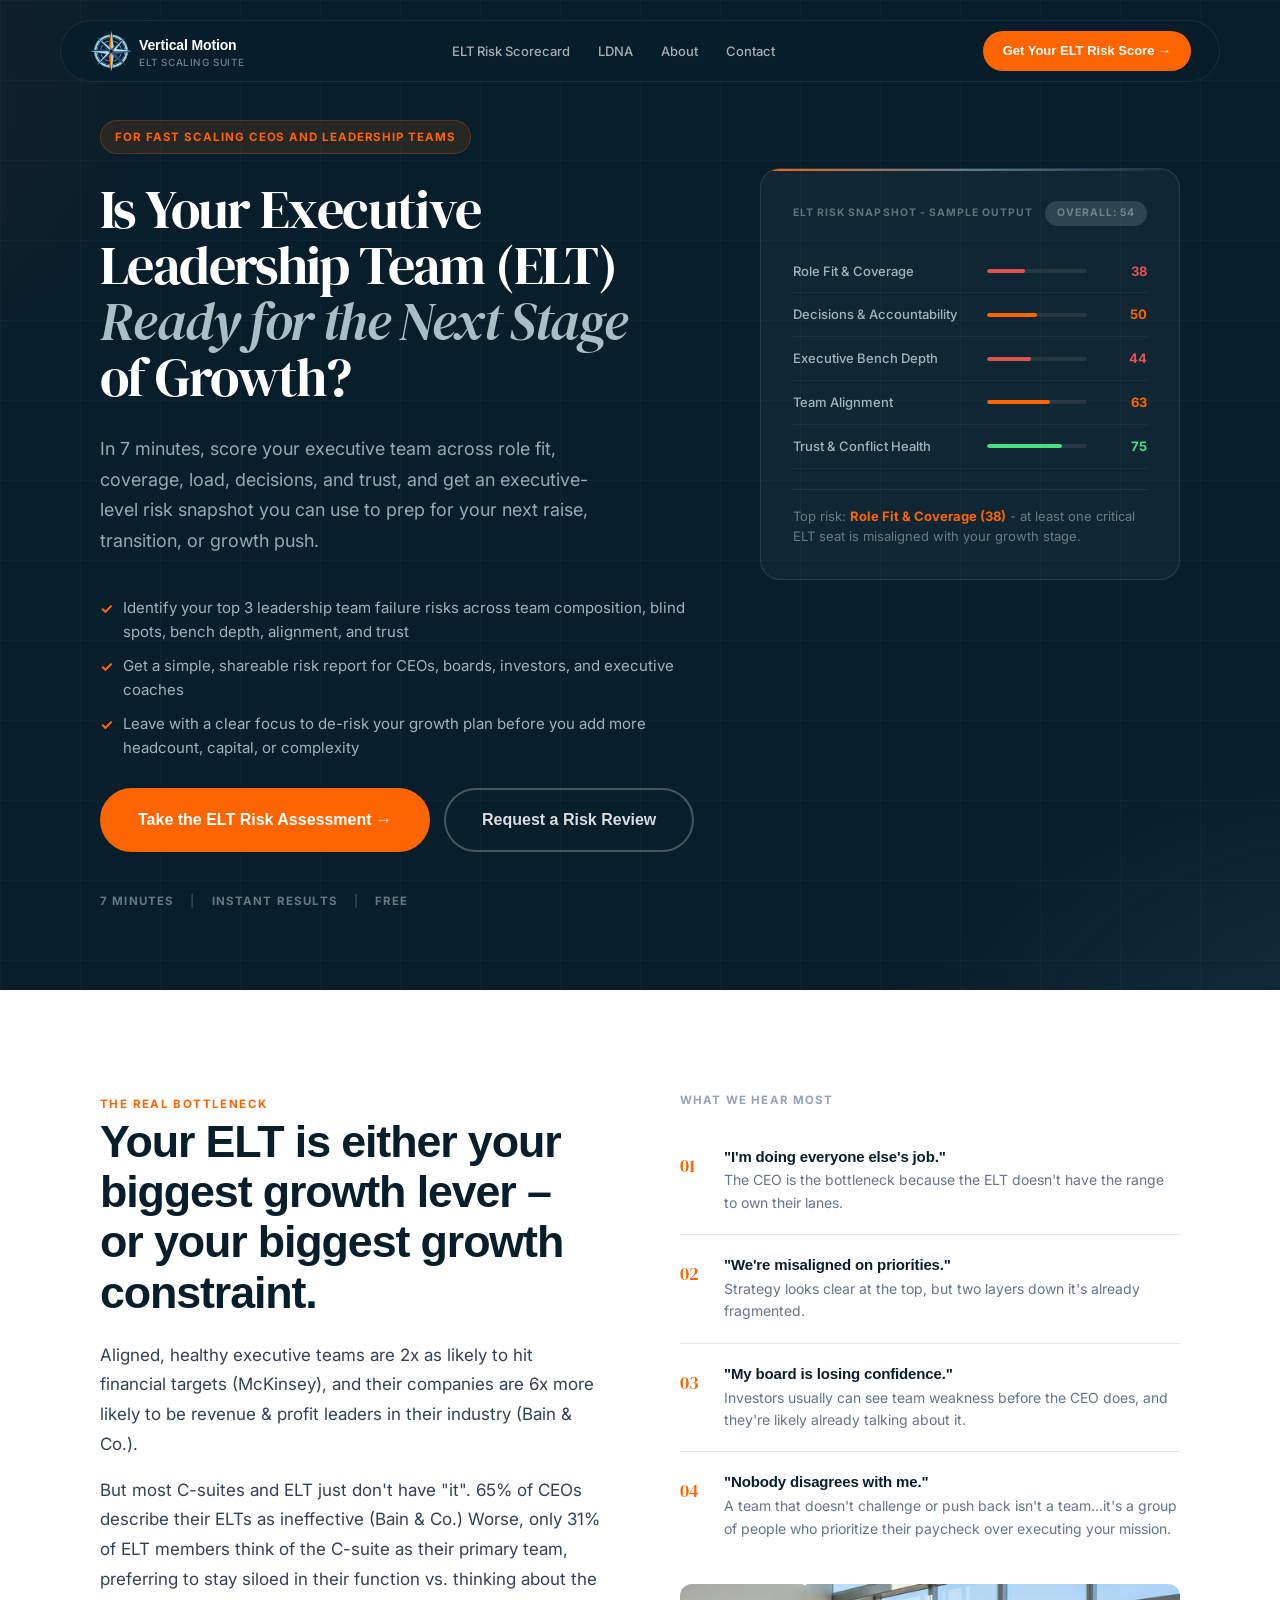
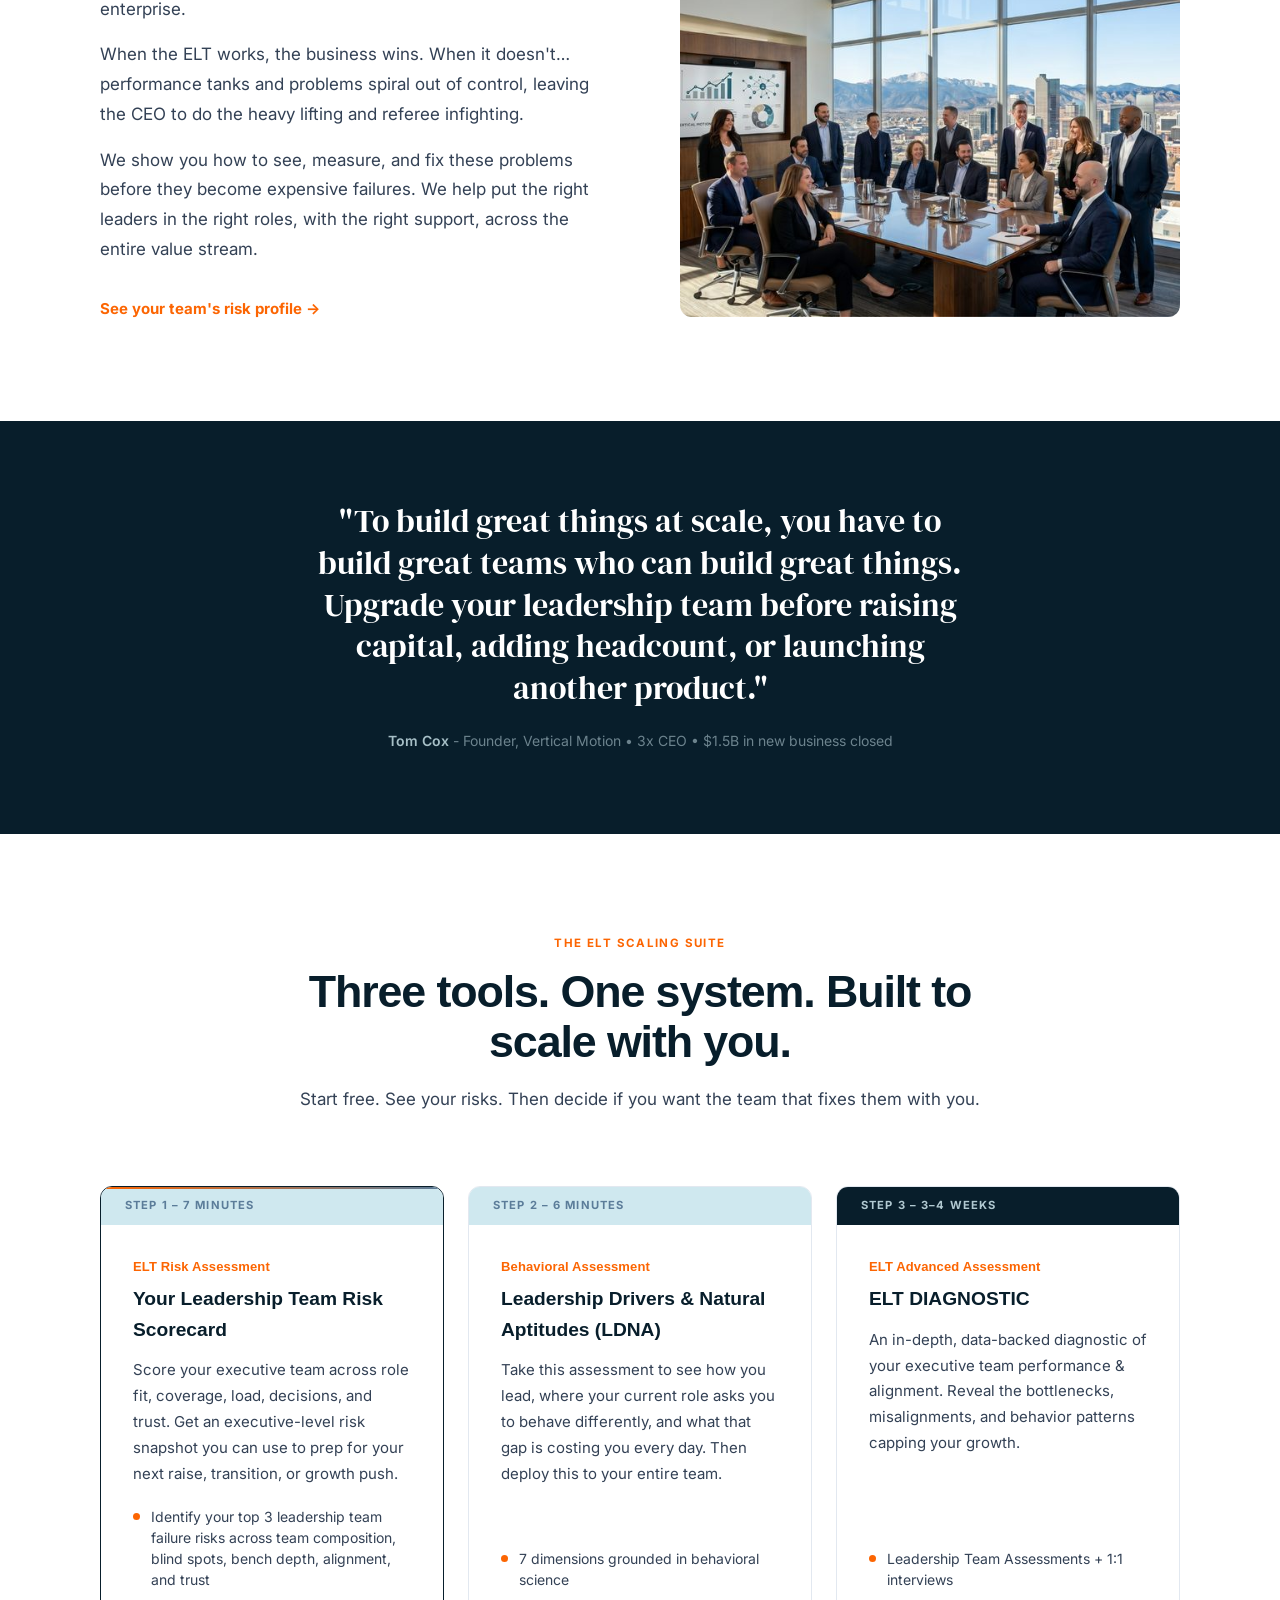
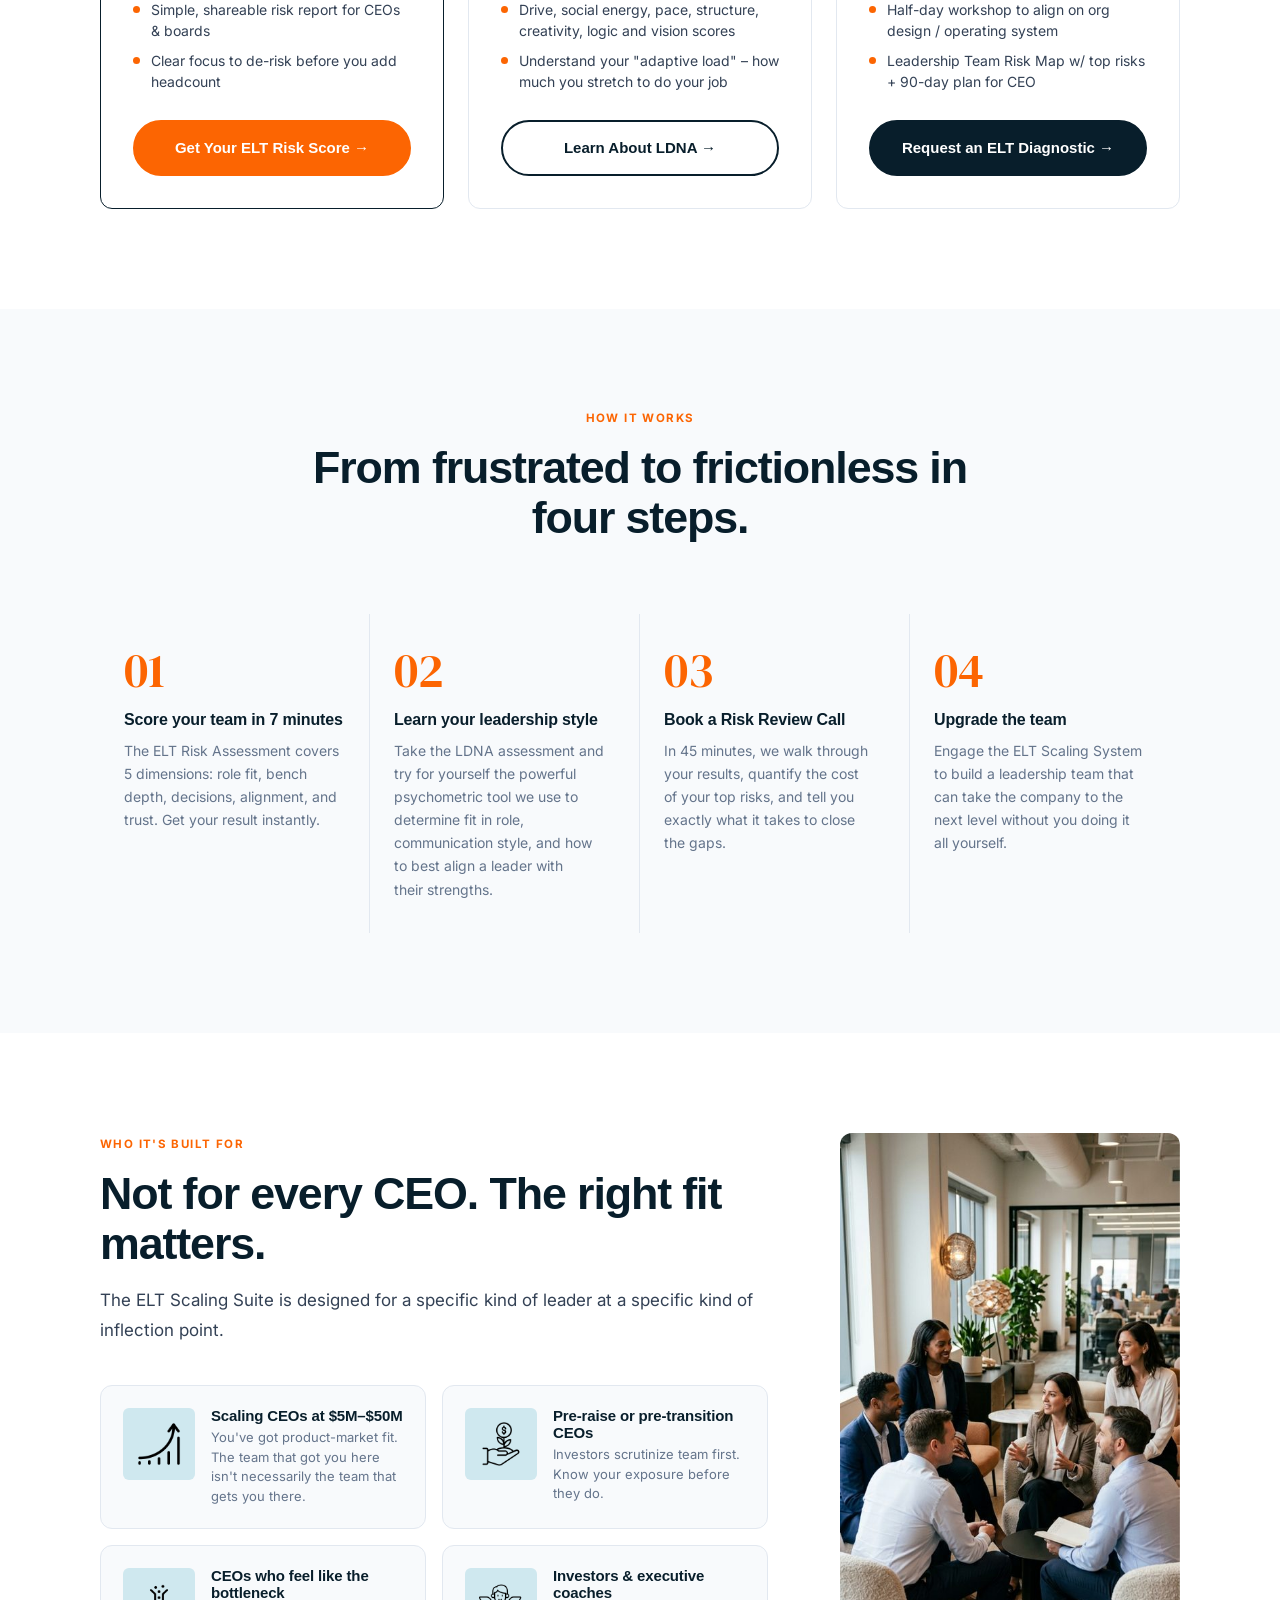
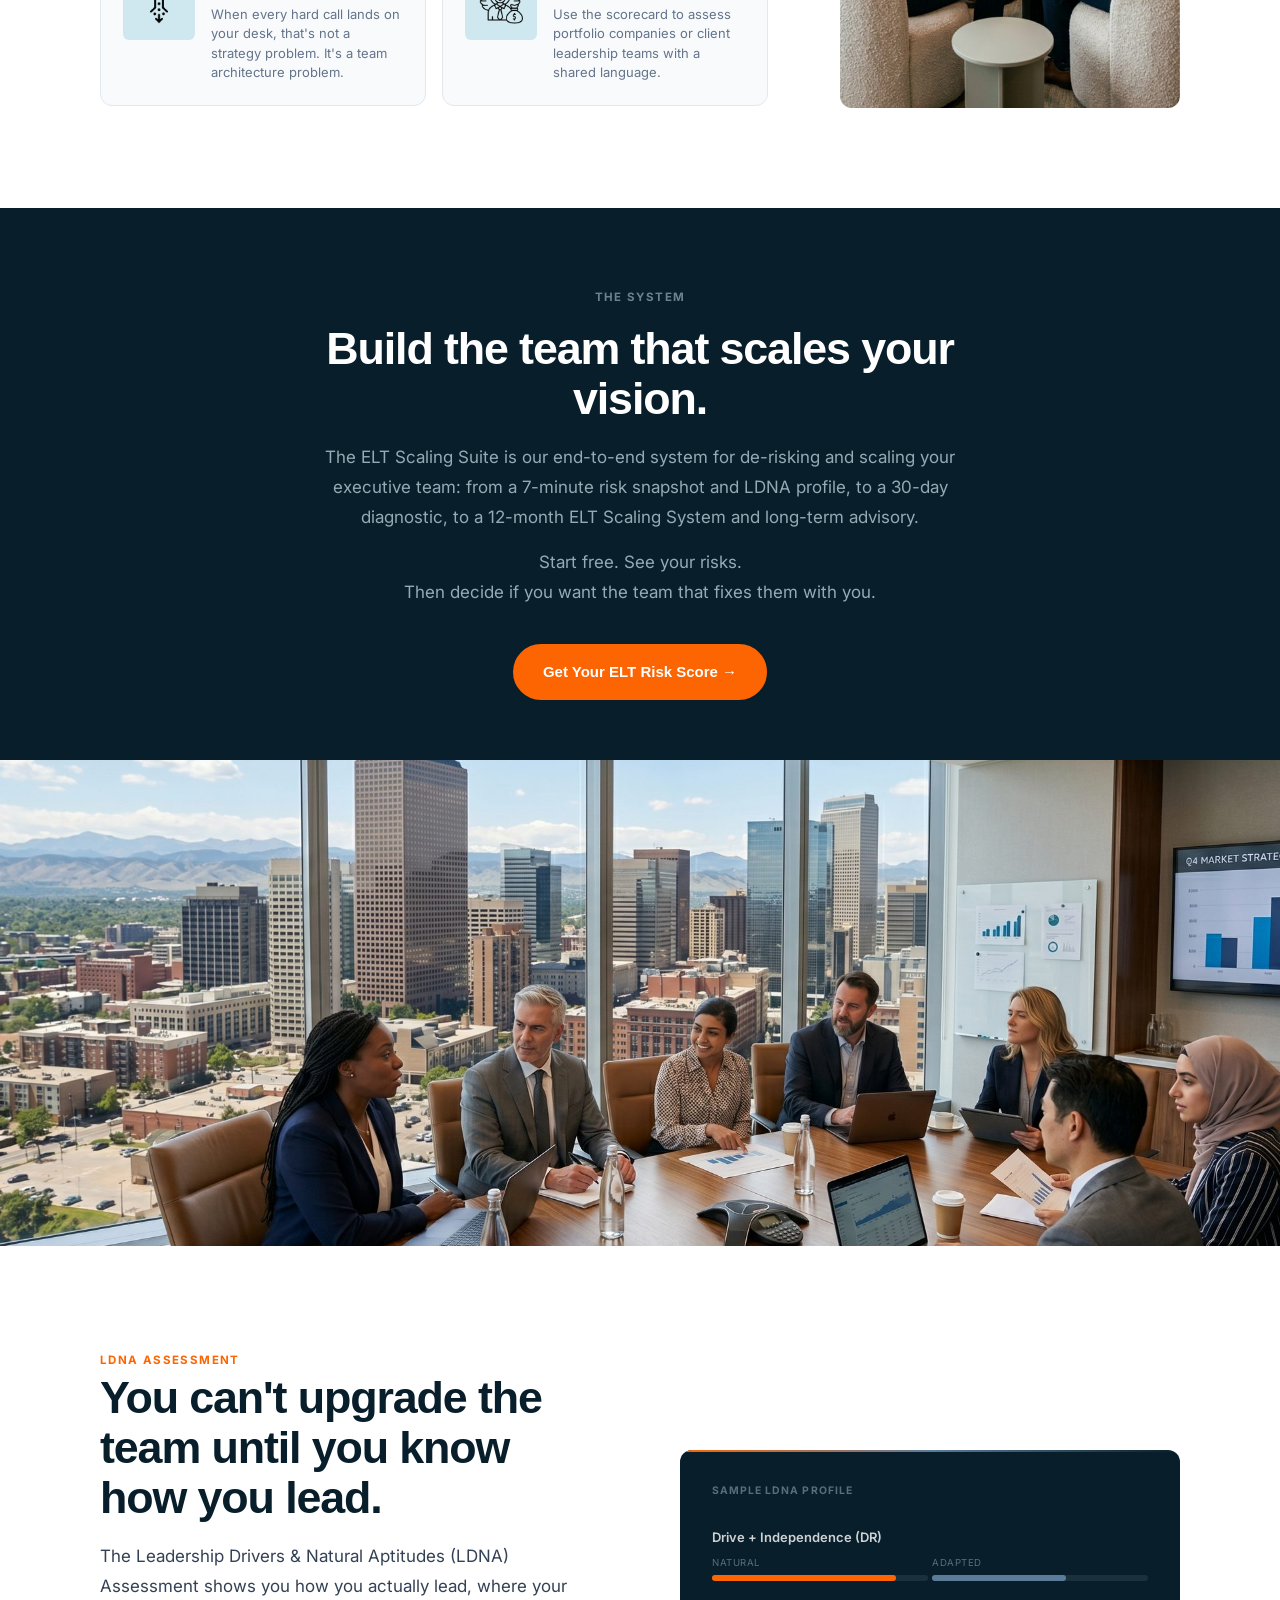
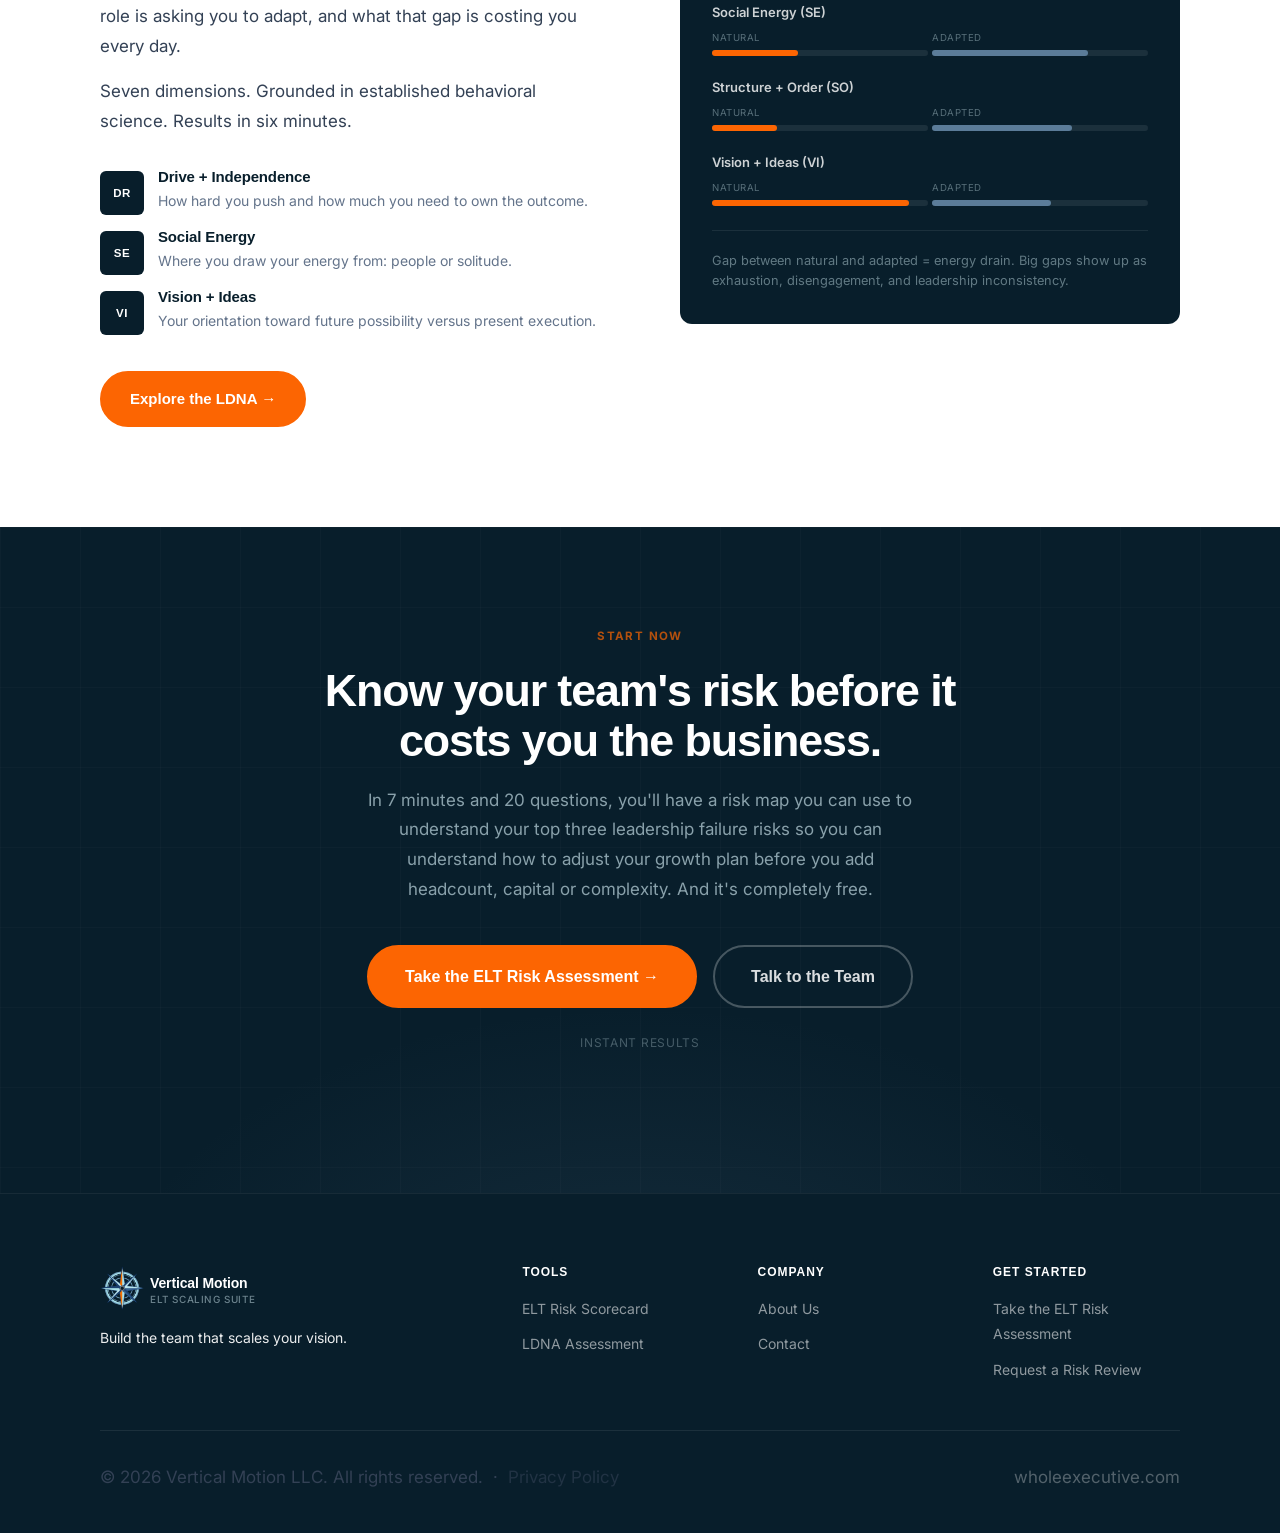
<file: index.html>
<!DOCTYPE html>
<html lang="en">
<head>
  <meta charset="UTF-8">
  <meta name="viewport" content="width=device-width, initial-scale=1.0">
  <title>ELT Scaling Suite | Vertical Motion</title>
  <meta name="description" content="Score your executive team in 7 minutes. Find your top 3 leadership failure risks before your next raise, transition, or growth push. Free.">
  <link rel="canonical" href="https://vmleader.com/">
  <!-- Open Graph -->
  <meta property="og:title" content="ELT Scaling Suite | Vertical Motion">
  <meta property="og:description" content="Score your executive team in 7 minutes. Find your top 3 leadership failure risks before your next raise, transition, or growth push. Free.">
  <meta property="og:type" content="website">
  <meta property="og:url" content="https://vmleader.com/">
  <meta property="og:image" content="https://vmleader.com/assets/og/home-og.png">
  <meta property="og:image:width" content="1200">
  <meta property="og:image:height" content="630">
  <meta property="og:image:alt" content="ELT Scaling Suite — Build the team that scales your vision.">
  <meta property="og:site_name" content="Vertical Motion ELT Scaling Suite">
  <!-- Twitter Card -->
  <meta name="twitter:card" content="summary_large_image">
  <meta name="twitter:title" content="ELT Scaling Suite | Vertical Motion">
  <meta name="twitter:description" content="Score your executive team in 7 minutes. Find your top 3 leadership failure risks before your next raise, transition, or growth push. Free.">
  <meta name="twitter:image" content="https://vmleader.com/assets/og/home-og.png">
  <meta name="twitter:image:alt" content="ELT Scaling Suite — Build the team that scales your vision.">
  <!-- Structured Data -->
  <script type="application/ld+json">
{
  "@context": "https://schema.org",
  "@graph": [
    {"@type":"Organization","@id":"https://vmleader.com/#org","name":"Vertical Motion","url":"https://vmleader.com","logo":"https://vmleader.com/logo.png","email":"support@vmleader.com","description":"ELT Scaling Suite — Build the team that scales your vision."},
    {"@type":"WebSite","@id":"https://vmleader.com/#website","url":"https://vmleader.com","name":"Vertical Motion ELT Scaling Suite","publisher":{"@id":"https://vmleader.com/#org"}},
    {"@type":"FAQPage","mainEntity":[{"@type":"Question","name":"What is the ELT Risk Scorecard?","acceptedAnswer":{"@type":"Answer","text":"The ELT Risk Scorecard is a free 7-minute assessment scoring your executive team across 5 dimensions: composition and fit, coverage, bench load, decision-making, and trust. You receive an instant snapshot with your top 3 leadership failure risks."}},{"@type":"Question","name":"How long does the scorecard take?","acceptedAnswer":{"@type":"Answer","text":"Most CEOs complete the ELT Risk Scorecard in under 7 minutes. 20 questions across 5 dimensions, instant results, no waiting."}},{"@type":"Question","name":"Is it free?","acceptedAnswer":{"@type":"Answer","text":"Yes. The ELT Risk Scorecard is completely free. No sales call required to receive results."}},{"@type":"Question","name":"Who is the ELT Scaling Suite for?","acceptedAnswer":{"@type":"Answer","text":"Fast-scaling CEOs at $5M-$50M in revenue, CEOs preparing for a raise or transition, leaders who feel like the bottleneck, and investors or coaches assessing a leadership team."}}]}
  ]
}
  </script>
  <link rel="stylesheet" href="styles.css">
  <link rel="icon" type="image/png" href="logo.png">
  <style>
    @media (max-width: 880px) {
      .hero-inner { gap: 40px; }
      .hero-risk-card { width: 100%; }
    }
    @media (max-width: 480px) {
      .hero-proof-strip { flex-wrap: wrap; justify-content: center; gap: 6px; }
      .hero-proof-strip .sep { display: none; }
      .process-steps { gap: 28px; }
      .dim-feature-code { width: 40px; height: 40px; font-size: 0.8125rem; flex-shrink: 0; }
    }
  </style>
</head>
<body>

<!-- ========== NAV ========== -->
<nav id="main-nav">
  <div class="nav-inner">
    <a href="index.html" class="nav-logo">
      <img src="logo.png" alt="Vertical Motion logo">
      <div class="nav-logo-text">
        <span class="brand">Vertical Motion</span>
        <span class="tagline">ELT Scaling Suite</span>
      </div>
    </a>
    <div class="nav-links" id="nav-links">
      <a href="scorecard.html">ELT Risk Scorecard</a>
      <a href="ldna.html">LDNA</a>
      <a href="about.html">About</a>
      <a href="contact.html">Contact</a>
    </div>
    <a href="scorecard.html" class="btn-nav-cta">Get Your ELT Risk Score &rarr;</a>
    <button class="nav-hamburger" id="nav-hamburger" aria-label="Open menu">
      <span></span><span></span><span></span>
    </button>
  </div>
</nav>

<!-- ========== HERO ========== -->
<section class="hero">
  <div class="container">
    <div class="hero-inner">

      <!-- Left: editorial headline -->
      <div class="fade-up">
        <div class="hero-badge">
          For Fast Scaling CEOs and Leadership Teams
        </div>
        <h1 class="fade-up fade-up-delay-1">
          Is Your Executive Leadership Team (ELT)<br><em>Ready for the Next Stage</em><br>of Growth?
        </h1>
        <p class="hero-sub fade-up fade-up-delay-2">
          In 7 minutes, score your executive team across role fit, coverage, load, decisions, and trust, and get an executive-level risk snapshot you can use to prep for your next raise, transition, or growth push.
        </p>
        <ul style="margin-bottom:28px; display:flex; flex-direction:column; gap:10px; list-style:none; padding:0;" class="fade-up fade-up-delay-2">
          <li style="display:flex; gap:10px; align-items:flex-start; font-size:0.9375rem; color:rgba(207,232,239,0.75);">
            <span style="color:var(--orange); font-weight:700; flex-shrink:0; margin-top:1px;">&#10003;</span>
            Identify your top 3 leadership team failure risks across team composition, blind spots, bench depth, alignment, and trust
          </li>
          <li style="display:flex; gap:10px; align-items:flex-start; font-size:0.9375rem; color:rgba(207,232,239,0.75);">
            <span style="color:var(--orange); font-weight:700; flex-shrink:0; margin-top:1px;">&#10003;</span>
            Get a simple, shareable risk report for CEOs, boards, investors, and executive coaches
          </li>
          <li style="display:flex; gap:10px; align-items:flex-start; font-size:0.9375rem; color:rgba(207,232,239,0.75);">
            <span style="color:var(--orange); font-weight:700; flex-shrink:0; margin-top:1px;">&#10003;</span>
            Leave with a clear focus to de-risk your growth plan before you add more headcount, capital, or complexity
          </li>
        </ul>
        <div class="hero-actions fade-up fade-up-delay-3">
          <a href="scorecard.html" class="btn btn-primary btn-lg btn-pill">Take the ELT Risk Assessment &rarr;</a>
          <a href="contact.html" class="btn btn-ghost-white btn-lg btn-pill">Request a Risk Review</a>
        </div>
        <div class="hero-proof-strip fade-up fade-up-delay-3">
          <span>7 Minutes</span>
          <span class="sep">|</span>
          <span>Instant Results</span>
          <span class="sep">|</span>
          <span>Free</span>
        </div>
      </div>

      <!-- Right: risk card preview -->
      <div class="hero-risk-card fade-up fade-up-delay-2">
        <div class="hero-risk-card-head">
          <span>ELT Risk Snapshot - Sample Output</span>
          <span class="badge badge-ghost">Overall: 54</span>
        </div>

        <div class="risk-row">
          <span class="risk-row-label">Role Fit &amp; Coverage</span>
          <div class="risk-row-bar"><div class="risk-row-bar-fill red" style="width:38%"></div></div>
          <span class="risk-row-score red">38</span>
        </div>
        <div class="risk-row">
          <span class="risk-row-label">Decisions &amp; Accountability</span>
          <div class="risk-row-bar"><div class="risk-row-bar-fill yellow" style="width:50%"></div></div>
          <span class="risk-row-score yellow">50</span>
        </div>
        <div class="risk-row">
          <span class="risk-row-label">Executive Bench Depth</span>
          <div class="risk-row-bar"><div class="risk-row-bar-fill red" style="width:44%"></div></div>
          <span class="risk-row-score red">44</span>
        </div>
        <div class="risk-row">
          <span class="risk-row-label">Team Alignment</span>
          <div class="risk-row-bar"><div class="risk-row-bar-fill yellow" style="width:63%"></div></div>
          <span class="risk-row-score yellow">63</span>
        </div>
        <div class="risk-row">
          <span class="risk-row-label">Trust &amp; Conflict Health</span>
          <div class="risk-row-bar"><div class="risk-row-bar-fill green" style="width:75%"></div></div>
          <span class="risk-row-score green">75</span>
        </div>

        <div class="hero-risk-card-footer">
          <p>Top risk: <strong>Role Fit &amp; Coverage (38)</strong> - at least one critical ELT seat is misaligned with your growth stage.</p>
        </div>
      </div>

    </div>
  </div>
</section>


<!-- ========== PROBLEM ========== -->
<section>
  <div class="container">
    <div class="problem-grid">
      <div>
        <span class="eyebrow">The real bottleneck</span>
        <h2 style="margin-bottom:24px;">Your ELT is either your biggest growth lever &ndash; or your biggest growth constraint.</h2>
        <p>Aligned, healthy executive teams are 2x as likely to hit financial targets (McKinsey), and their companies are 6x more likely to be revenue &amp; profit leaders in their industry (Bain &amp; Co.).</p>
        <p style="margin-top:16px;">But most C-suites and ELT just don't have "it". 65% of CEOs describe their ELTs as ineffective (Bain &amp; Co.) Worse, only 31% of ELT members think of the C-suite as their primary team, preferring to stay siloed in their function vs. thinking about the enterprise.</p>
        <p style="margin-top:16px;">When the ELT works, the business wins. When it doesn't&hellip;performance tanks and problems spiral out of control, leaving the CEO to do the heavy lifting and referee infighting.</p>
        <p style="margin-top:16px;">We show you how to see, measure, and fix these problems before they become expensive failures. We help put the right leaders in the right roles, with the right support, across the entire value stream.</p>
        <a href="scorecard.html" style="display:inline-flex; align-items:center; gap:6px; margin-top:32px; font-weight:700; font-size:0.9375rem; color:var(--orange);">See your team's risk profile &rarr;</a>
      </div>
      <div>
        <p style="font-size:0.72rem; font-weight:700; letter-spacing:0.1em; text-transform:uppercase; color:var(--ink-faint); margin-bottom:18px;">What we hear most</p>
        <div class="problem-list">
          <div class="problem-item">
            <span class="problem-item-num">01</span>
            <div class="problem-item-text">
              <h4>"I'm doing everyone else's job."</h4>
              <p>The CEO is the bottleneck because the ELT doesn't have the range to own their lanes.</p>
            </div>
          </div>
          <div class="problem-item">
            <span class="problem-item-num">02</span>
            <div class="problem-item-text">
              <h4>"We're misaligned on priorities."</h4>
              <p>Strategy looks clear at the top, but two layers down it's already fragmented.</p>
            </div>
          </div>
          <div class="problem-item">
            <span class="problem-item-num">03</span>
            <div class="problem-item-text">
              <h4>"My board is losing confidence."</h4>
              <p>Investors usually can see team weakness before the CEO does, and they're likely already talking about it.</p>
            </div>
          </div>
          <div class="problem-item">
            <span class="problem-item-num">04</span>
            <div class="problem-item-text">
              <h4>"Nobody disagrees with me."</h4>
              <p>A team that doesn't challenge or push back isn't a team&hellip;it's a group of people who prioritize their paycheck over executing your mission.</p>
            </div>
          </div>
        </div>
        <div style="margin-top:24px; border-radius:var(--radius-md); overflow:hidden;">
          <img src="images/bottleneck-photo.jpg" alt="Leadership team" style="width:100%; display:block; object-fit:cover;">
        </div>
      </div>
    </div>
  </div>
</section>

<!-- ========== QUOTE BREAK ========== -->
<section class="proof-section">
  <div class="container-sm">
    <p class="proof-quote">"To build great things at scale, you have to build great teams who can build great things. Upgrade your leadership team before raising capital, adding headcount, or launching another product."</p>
    <p class="proof-attr"><strong>Tom Cox</strong> - Founder, Vertical Motion &bull; 3x CEO &bull; $1.5B in new business closed</p>
  </div>
</section>

<!-- ========== SUITE ========== -->
<section>
  <div class="container">
    <div class="section-head">
      <span class="eyebrow">The ELT Scaling Suite</span>
      <h2>Three tools. One system. Built to scale with you.</h2>
      <p>Start free. See your risks. Then decide if you want the team that fixes them with you.</p>
    </div>

    <div class="grid-3" style="align-items:stretch;">

      <div class="suite-card" style="border-color:var(--navy); position:relative; overflow:hidden;">
        <div style="position:absolute; top:0; left:0; right:0; height:2px; background:linear-gradient(90deg, var(--orange), var(--slate));"></div>
        <div class="suite-card-badge free">STEP 1 &ndash; 7 MINUTES</div>
        <div class="suite-card-body">
          <div class="suite-card-price">ELT Risk Assessment</div>
          <div class="suite-card-title">Your Leadership Team Risk Scorecard</div>
          <p class="suite-card-desc">Score your executive team across role fit, coverage, load, decisions, and trust. Get an executive-level risk snapshot you can use to prep for your next raise, transition, or growth push.</p>
          <ul class="suite-card-features">
            <li>Identify your top 3 leadership team failure risks across team composition, blind spots, bench depth, alignment, and trust</li>
            <li>Simple, shareable risk report for CEOs &amp; boards</li>
            <li>Clear focus to de-risk before you add headcount</li>
          </ul>
          <a href="scorecard.html" class="btn btn-primary btn-pill" style="width:100%; justify-content:center; margin-top:auto;">Get Your ELT Risk Score &rarr;</a>
        </div>
      </div>

      <div class="suite-card">
        <div class="suite-card-badge free">STEP 2 &ndash; 6 MINUTES</div>
        <div class="suite-card-body">
          <div class="suite-card-price">Behavioral Assessment</div>
          <div class="suite-card-title">Leadership Drivers &amp; Natural Aptitudes (LDNA)</div>
          <p class="suite-card-desc">Take this assessment to see how you lead, where your current role asks you to behave differently, and what that gap is costing you every day. Then deploy this to your entire team.</p>
          <ul class="suite-card-features">
            <li>7 dimensions grounded in behavioral science</li>
            <li>Drive, social energy, pace, structure, creativity, logic and vision scores</li>
            <li>Understand your "adaptive load" &ndash; how much you stretch to do your job</li>
          </ul>
          <a href="ldna.html" class="btn btn-outline-navy btn-pill" style="width:100%; justify-content:center; margin-top:auto;">Learn About LDNA &rarr;</a>
        </div>
      </div>

      <div class="suite-card">
        <div class="suite-card-badge paid">STEP 3 &ndash; 3&ndash;4 WEEKS</div>
        <div class="suite-card-body">
          <div class="suite-card-price">ELT Advanced Assessment</div>
          <div class="suite-card-title">ELT DIAGNOSTIC</div>
          <p class="suite-card-desc">An in-depth, data-backed diagnostic of your executive team performance &amp; alignment. Reveal the bottlenecks, misalignments, and behavior patterns capping your growth.</p>
          <ul class="suite-card-features">
            <li>Leadership Team Assessments + 1:1 interviews</li>
            <li>Half-day workshop to align on org design / operating system</li>
            <li>Leadership Team Risk Map w/ top risks + 90-day plan for CEO</li>
          </ul>
          <a href="contact.html" class="btn btn-navy btn-pill" style="width:100%; justify-content:center; margin-top:auto;">Request an ELT Diagnostic &rarr;</a>
        </div>
      </div>

    </div>
  </div>
</section>

<!-- ========== PROCESS ========== -->
<section class="bg-gray">
  <div class="container">
    <div class="section-head">
      <span class="eyebrow">How it works</span>
      <h2>From frustrated to frictionless in four steps.</h2>
    </div>

    <div class="process-steps">
      <div class="process-step">
        <div class="process-step-num">01</div>
        <h4>Score your team in 7 minutes</h4>
        <p>The ELT Risk Assessment covers 5 dimensions: role fit, bench depth, decisions, alignment, and trust. Get your result instantly.</p>
      </div>
      <div class="process-step">
        <div class="process-step-num">02</div>
        <h4>Learn your leadership style</h4>
        <p>Take the LDNA assessment and try for yourself the powerful psychometric tool we use to determine fit in role, communication style, and how to best align a leader with their strengths.</p>
      </div>
      <div class="process-step">
        <div class="process-step-num">03</div>
        <h4>Book a Risk Review Call</h4>
        <p>In 45 minutes, we walk through your results, quantify the cost of your top risks, and tell you exactly what it takes to close the gaps.</p>
      </div>
      <div class="process-step">
        <div class="process-step-num">04</div>
        <h4>Upgrade the team</h4>
        <p>Engage the ELT Scaling System to build a leadership team that can take the company to the next level without you doing it all yourself.</p>
      </div>
    </div>
  </div>
</section>

<!-- ========== WHO IT'S FOR ========== -->
<section>
  <div class="container">
    <div class="split-grid" style="display:grid; grid-template-columns:1fr 340px; gap:72px; align-items:center;">

      <!-- Left: heading + cards -->
      <div>
        <div class="section-head left" style="margin-bottom:40px;">
          <span class="eyebrow">Who it's built for</span>
          <h2>Not for every CEO. The right fit matters.</h2>
          <p>The ELT Scaling Suite is designed for a specific kind of leader at a specific kind of inflection point.</p>
        </div>
        <div class="for-grid">
          <div class="for-card">
            <div class="for-card-icon"><img src="images/scaling-icon.png" alt=""></div>
            <div>
              <h4>Scaling CEOs at $5M&ndash;$50M</h4>
              <p>You've got product-market fit. The team that got you here isn't necessarily the team that gets you there.</p>
            </div>
          </div>
          <div class="for-card">
            <div class="for-card-icon"><img src="images/pre-raise-icon.png" alt=""></div>
            <div>
              <h4>Pre-raise or pre-transition CEOs</h4>
              <p>Investors scrutinize team first. Know your exposure before they do.</p>
            </div>
          </div>
          <div class="for-card">
            <div class="for-card-icon"><img src="images/bottleneck-icon.png" alt=""></div>
            <div>
              <h4>CEOs who feel like the bottleneck</h4>
              <p>When every hard call lands on your desk, that's not a strategy problem. It's a team architecture problem.</p>
            </div>
          </div>
          <div class="for-card">
            <div class="for-card-icon"><img src="images/investor-icon.png" alt=""></div>
            <div>
              <h4>Investors &amp; executive coaches</h4>
              <p>Use the scorecard to assess portfolio companies or client leadership teams with a shared language.</p>
            </div>
          </div>
        </div>
      </div>

      <!-- Right: photo -->
      <div style="border-radius:var(--radius-md); overflow:hidden; align-self:stretch; min-height:520px;">
        <img
          src="images/who-its-for.jpg"
          alt="Leadership team in discussion"
          style="width:100%; height:100%; object-fit:cover; object-position:center top; display:block;"
        >
      </div>

    </div>
  </div>
</section>

<!-- ========== SYSTEM OVERVIEW ========== -->
<div style="background:var(--navy); padding:80px 0 0;">
  <div class="container" style="text-align:center; max-width:720px;">
    <span class="eyebrow" style="color:rgba(207,232,239,0.5); margin-bottom:16px; display:block;">The system</span>
    <h2 style="color:var(--white); margin-bottom:20px;">Build the team that scales your vision.</h2>
    <p style="font-size:1.0625rem; color:rgba(207,232,239,0.7); line-height:1.75; margin-bottom:16px;">The ELT Scaling Suite is our end-to-end system for de-risking and scaling your executive team: from a 7-minute risk snapshot and LDNA profile, to a 30-day diagnostic, to a 12-month ELT Scaling System and long-term advisory.</p>
    <p style="font-size:1.0625rem; color:rgba(207,232,239,0.7); line-height:1.75; margin-bottom:36px;">Start free. See your risks.<br>Then decide if you want the team that fixes them with you.</p>
    <a href="scorecard.html" class="btn btn-primary btn-pill" style="display:inline-flex;">Get Your ELT Risk Score &rarr;</a>
  </div>
  <div style="margin-top:60px; width:100%; overflow:hidden;">
    <img
      src="images/conference-room.jpg"
      alt="Leadership team in a conference room"
      style="width:100%; height:clamp(300px, 38vw, 640px); object-fit:cover; object-position:center; display:block;"
    >
  </div>
</div>

<!-- ========== LDNA TEASER ========== -->
<section>
  <div class="container">
    <div class="split-grid" style="display:grid; grid-template-columns:1fr 1fr; gap:80px; align-items:center;">
      <div>
        <span class="eyebrow">LDNA Assessment</span>
        <h2 style="margin-bottom:20px;">You can't upgrade the team until you know how you lead.</h2>
        <p>The Leadership Drivers &amp; Natural Aptitudes (LDNA) Assessment shows you how you actually lead, where your role is asking you to adapt, and what that gap is costing you every day.</p>
        <p style="margin-top:16px;">Seven dimensions. Grounded in established behavioral science. Results in six minutes.</p>
        <div style="margin-top:32px; display:flex; flex-direction:column; gap:14px;">
          <div style="display:flex; gap:14px; align-items:flex-start;">
            <div class="dim-feature-code">DR</div>
            <div>
              <h4 style="font-size:0.9375rem; margin-bottom:3px;">Drive + Independence</h4>
              <p style="font-size:0.875rem; color:var(--ink-soft); margin:0;">How hard you push and how much you need to own the outcome.</p>
            </div>
          </div>
          <div style="display:flex; gap:14px; align-items:flex-start;">
            <div class="dim-feature-code">SE</div>
            <div>
              <h4 style="font-size:0.9375rem; margin-bottom:3px;">Social Energy</h4>
              <p style="font-size:0.875rem; color:var(--ink-soft); margin:0;">Where you draw your energy from: people or solitude.</p>
            </div>
          </div>
          <div style="display:flex; gap:14px; align-items:flex-start;">
            <div class="dim-feature-code">VI</div>
            <div>
              <h4 style="font-size:0.9375rem; margin-bottom:3px;">Vision + Ideas</h4>
              <p style="font-size:0.875rem; color:var(--ink-soft); margin:0;">Your orientation toward future possibility versus present execution.</p>
            </div>
          </div>
        </div>
        <a href="ldna.html" class="btn btn-primary btn-pill" style="margin-top:36px; display:inline-flex;">Explore the LDNA &rarr;</a>
      </div>
      <div>
        <div style="background:var(--navy); border-radius:var(--radius-md); padding:32px; position:relative; overflow:hidden;">
          <div style="position:absolute; top:0; left:0; right:0; height:2px; background:linear-gradient(90deg, var(--orange), var(--slate), transparent);"></div>
          <p style="font-size:0.65rem; font-weight:700; letter-spacing:0.1em; text-transform:uppercase; color:rgba(207,232,239,0.4); margin-bottom:24px;">Sample LDNA Profile</p>
          <div style="display:flex; flex-direction:column; gap:18px;">
            <div>
              <div style="margin-bottom:6px;"><span style="font-size:0.8125rem; font-weight:600; color:rgba(255,255,255,0.8);">Drive + Independence (DR)</span></div>
              <div style="display:grid; grid-template-columns:1fr 1fr; gap:4px;">
                <div>
                  <div style="font-size:0.6rem; color:rgba(207,232,239,0.4); letter-spacing:0.06em; text-transform:uppercase; margin-bottom:4px;">Natural</div>
                  <div style="height:6px; background:rgba(255,255,255,0.08); border-radius:3px;"><div style="width:85%; height:100%; background:var(--orange); border-radius:3px;"></div></div>
                </div>
                <div>
                  <div style="font-size:0.6rem; color:rgba(207,232,239,0.4); letter-spacing:0.06em; text-transform:uppercase; margin-bottom:4px;">Adapted</div>
                  <div style="height:6px; background:rgba(255,255,255,0.08); border-radius:3px;"><div style="width:62%; height:100%; background:var(--slate); border-radius:3px;"></div></div>
                </div>
              </div>
            </div>
            <div>
              <div style="margin-bottom:6px;"><span style="font-size:0.8125rem; font-weight:600; color:rgba(255,255,255,0.8);">Social Energy (SE)</span></div>
              <div style="display:grid; grid-template-columns:1fr 1fr; gap:4px;">
                <div>
                  <div style="font-size:0.6rem; color:rgba(207,232,239,0.4); letter-spacing:0.06em; text-transform:uppercase; margin-bottom:4px;">Natural</div>
                  <div style="height:6px; background:rgba(255,255,255,0.08); border-radius:3px;"><div style="width:40%; height:100%; background:var(--orange); border-radius:3px;"></div></div>
                </div>
                <div>
                  <div style="font-size:0.6rem; color:rgba(207,232,239,0.4); letter-spacing:0.06em; text-transform:uppercase; margin-bottom:4px;">Adapted</div>
                  <div style="height:6px; background:rgba(255,255,255,0.08); border-radius:3px;"><div style="width:72%; height:100%; background:var(--slate); border-radius:3px;"></div></div>
                </div>
              </div>
            </div>
            <div>
              <div style="margin-bottom:6px;"><span style="font-size:0.8125rem; font-weight:600; color:rgba(255,255,255,0.8);">Structure + Order (SO)</span></div>
              <div style="display:grid; grid-template-columns:1fr 1fr; gap:4px;">
                <div>
                  <div style="font-size:0.6rem; color:rgba(207,232,239,0.4); letter-spacing:0.06em; text-transform:uppercase; margin-bottom:4px;">Natural</div>
                  <div style="height:6px; background:rgba(255,255,255,0.08); border-radius:3px;"><div style="width:30%; height:100%; background:var(--orange); border-radius:3px;"></div></div>
                </div>
                <div>
                  <div style="font-size:0.6rem; color:rgba(207,232,239,0.4); letter-spacing:0.06em; text-transform:uppercase; margin-bottom:4px;">Adapted</div>
                  <div style="height:6px; background:rgba(255,255,255,0.08); border-radius:3px;"><div style="width:65%; height:100%; background:var(--slate); border-radius:3px;"></div></div>
                </div>
              </div>
            </div>
            <div>
              <div style="margin-bottom:6px;"><span style="font-size:0.8125rem; font-weight:600; color:rgba(255,255,255,0.8);">Vision + Ideas (VI)</span></div>
              <div style="display:grid; grid-template-columns:1fr 1fr; gap:4px;">
                <div>
                  <div style="font-size:0.6rem; color:rgba(207,232,239,0.4); letter-spacing:0.06em; text-transform:uppercase; margin-bottom:4px;">Natural</div>
                  <div style="height:6px; background:rgba(255,255,255,0.08); border-radius:3px;"><div style="width:91%; height:100%; background:var(--orange); border-radius:3px;"></div></div>
                </div>
                <div>
                  <div style="font-size:0.6rem; color:rgba(207,232,239,0.4); letter-spacing:0.06em; text-transform:uppercase; margin-bottom:4px;">Adapted</div>
                  <div style="height:6px; background:rgba(255,255,255,0.08); border-radius:3px;"><div style="width:55%; height:100%; background:var(--slate); border-radius:3px;"></div></div>
                </div>
              </div>
            </div>
          </div>
          <div style="margin-top:24px; padding-top:20px; border-top:1px solid rgba(255,255,255,0.08);">
            <p style="font-size:0.8rem; color:rgba(207,232,239,0.45); margin:0; line-height:1.6;">Gap between natural and adapted = energy drain. Big gaps show up as exhaustion, disengagement, and leadership inconsistency.</p>
          </div>
        </div>
      </div>
    </div>
  </div>
</section>

<!-- ========== CTA ========== -->
<section class="cta-section">
  <div class="container" style="position:relative; z-index:1;">
    <span class="eyebrow" style="color:rgba(252,101,2,0.7);">Start now</span>
    <h2 style="color:var(--white); max-width:680px; margin:16px auto 20px;">Know your team's risk before it costs you the business.</h2>
    <p style="color:rgba(207,232,239,0.65); max-width:560px; margin:0 auto 40px;">In 7 minutes and 20 questions, you'll have a risk map you can use to understand your top three leadership failure risks so you can understand how to adjust your growth plan before you add headcount, capital or complexity. And it's completely free.</p>
    <div class="cta-actions">
      <a href="scorecard.html" class="btn btn-primary btn-lg btn-pill">Take the ELT Risk Assessment &rarr;</a>
      <a href="contact.html" class="btn btn-ghost-white btn-lg btn-pill">Talk to the Team</a>
    </div>
    <p style="margin-top:24px; font-size:0.75rem; color:rgba(207,232,239,0.3); letter-spacing:0.06em; text-transform:uppercase;">Instant results</p>
  </div>
</section>

<!-- ========== FOOTER ========== -->
<footer>
  <div class="container">
    <div class="footer-grid">
      <div class="footer-brand">
        <div class="nav-logo" style="margin-bottom:16px;">
          <img src="logo.png" alt="Vertical Motion">
          <div class="nav-logo-text">
            <span class="brand" style="color:var(--white);">Vertical Motion</span>
            <span class="tagline">ELT Scaling Suite</span>
          </div>
        </div>
        <p>Build the team that scales your vision.</p>
      </div>
      <div class="footer-col">
        <h5>Tools</h5>
        <ul>
          <li><a href="scorecard.html">ELT Risk Scorecard</a></li>
          <li><a href="ldna.html">LDNA Assessment</a></li>
        </ul>
      </div>
      <div class="footer-col">
        <h5>Company</h5>
        <ul>
          <li><a href="about.html">About Us</a></li>
          <li><a href="contact.html">Contact</a></li>
        </ul>
      </div>
      <div class="footer-col">
        <h5>Get Started</h5>
        <ul>
          <li><a href="scorecard.html">Take the ELT Risk Assessment</a></li>
          <li><a href="contact.html">Request a Risk Review</a></li>
        </ul>
      </div>
    </div>
    <div class="footer-bottom">
      <p>&copy; 2026 Vertical Motion LLC. All rights reserved. &nbsp;&middot;&nbsp; <a href="privacy.html" style="color:inherit; opacity:0.6;">Privacy Policy</a></p>
      <p><a href="https://wholeexecutive.com" style="color:rgba(255,255,255,0.3);">wholeexecutive.com</a></p>
    </div>
  </div>
</footer>

<script>
const nav = document.getElementById('main-nav');
window.addEventListener('scroll', () => nav.classList.toggle('scrolled', window.scrollY > 20));
document.getElementById('nav-hamburger').addEventListener('click', () => {
  document.getElementById('nav-links').classList.toggle('open');
});
</script>
</body>
</html>
</file>
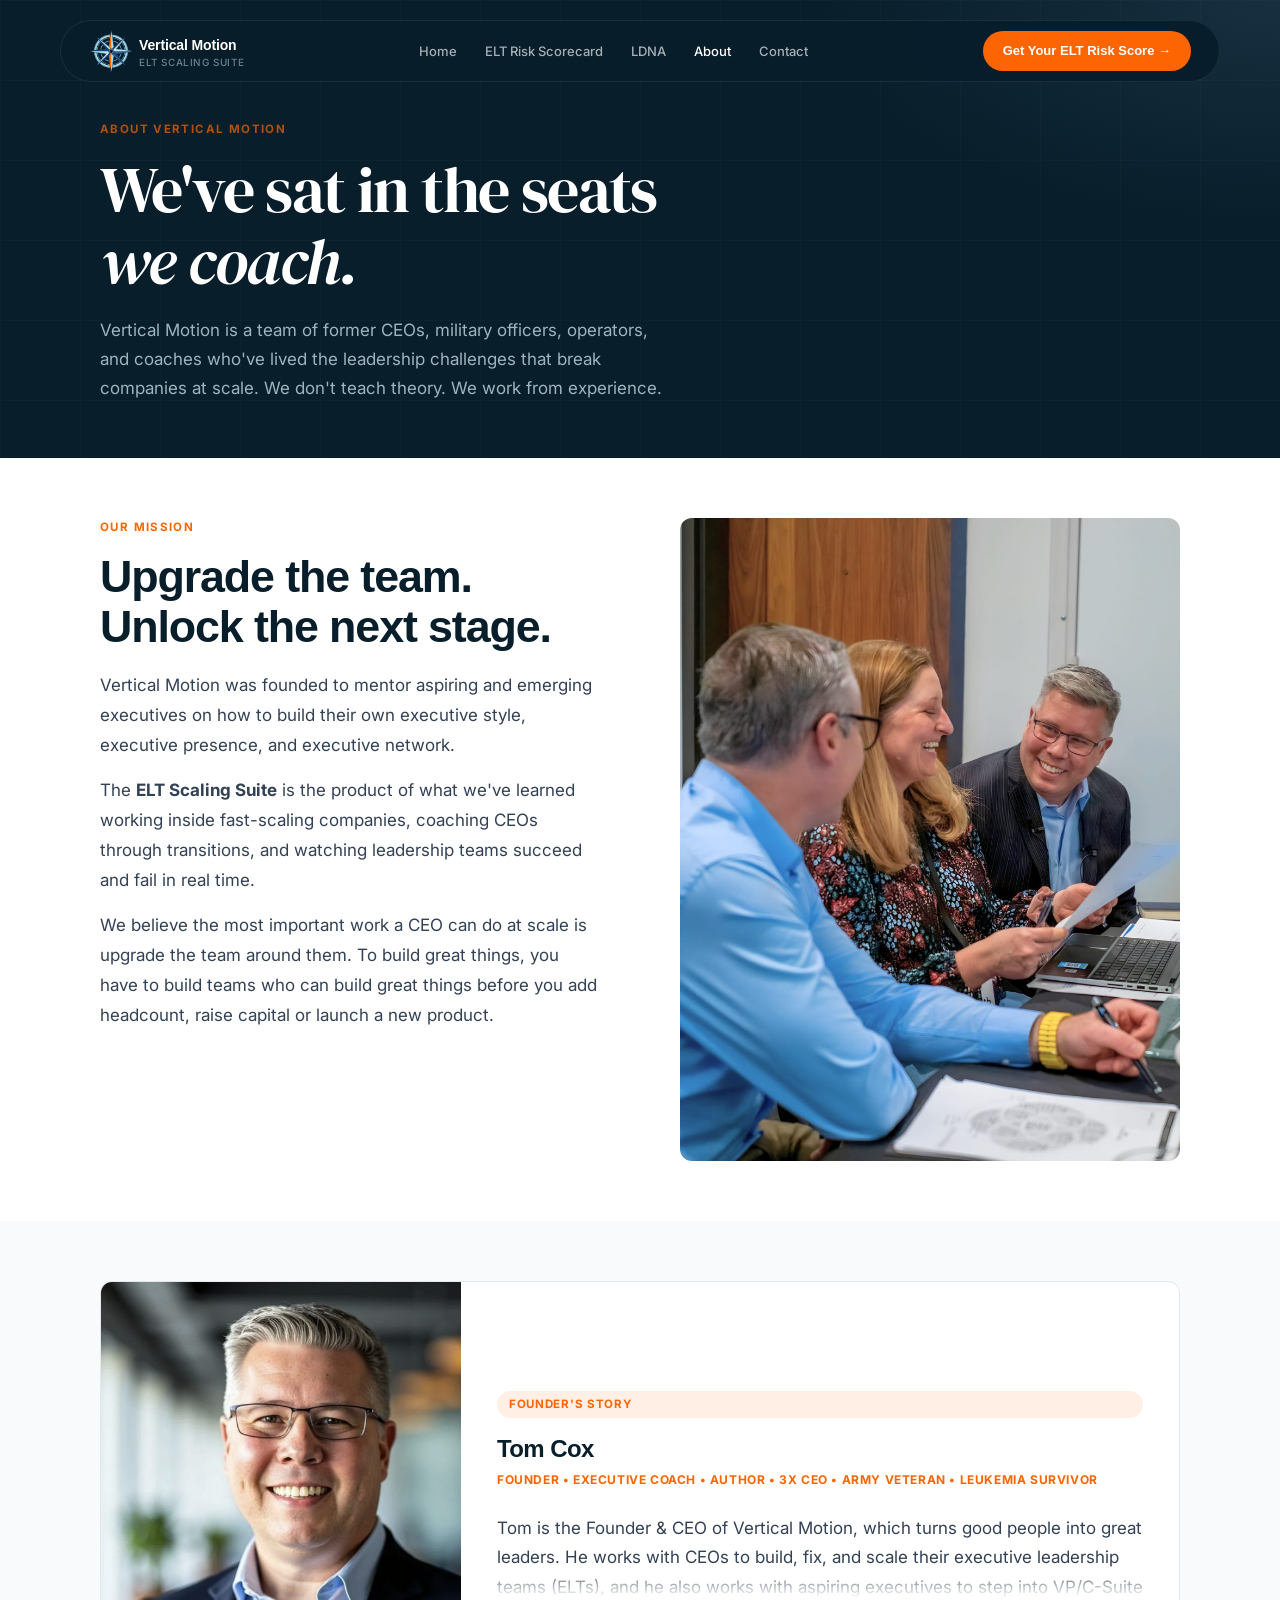
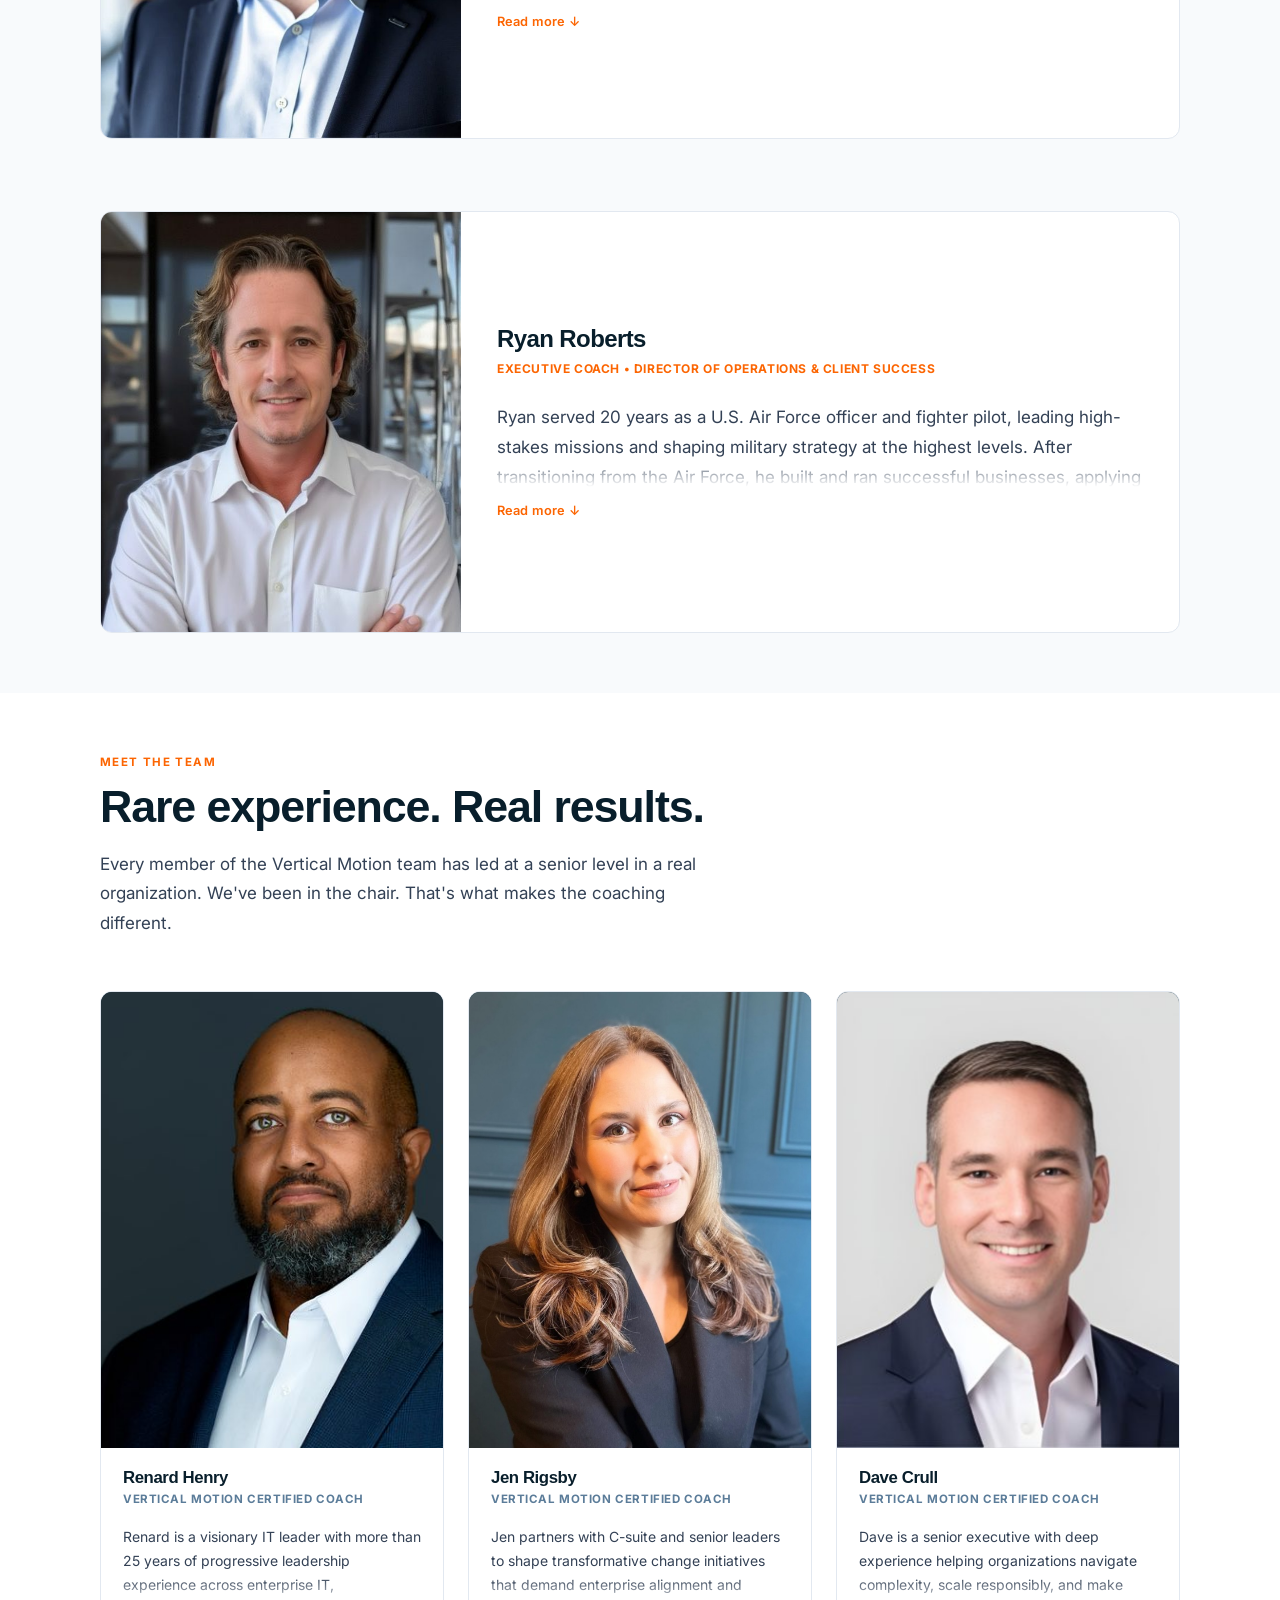
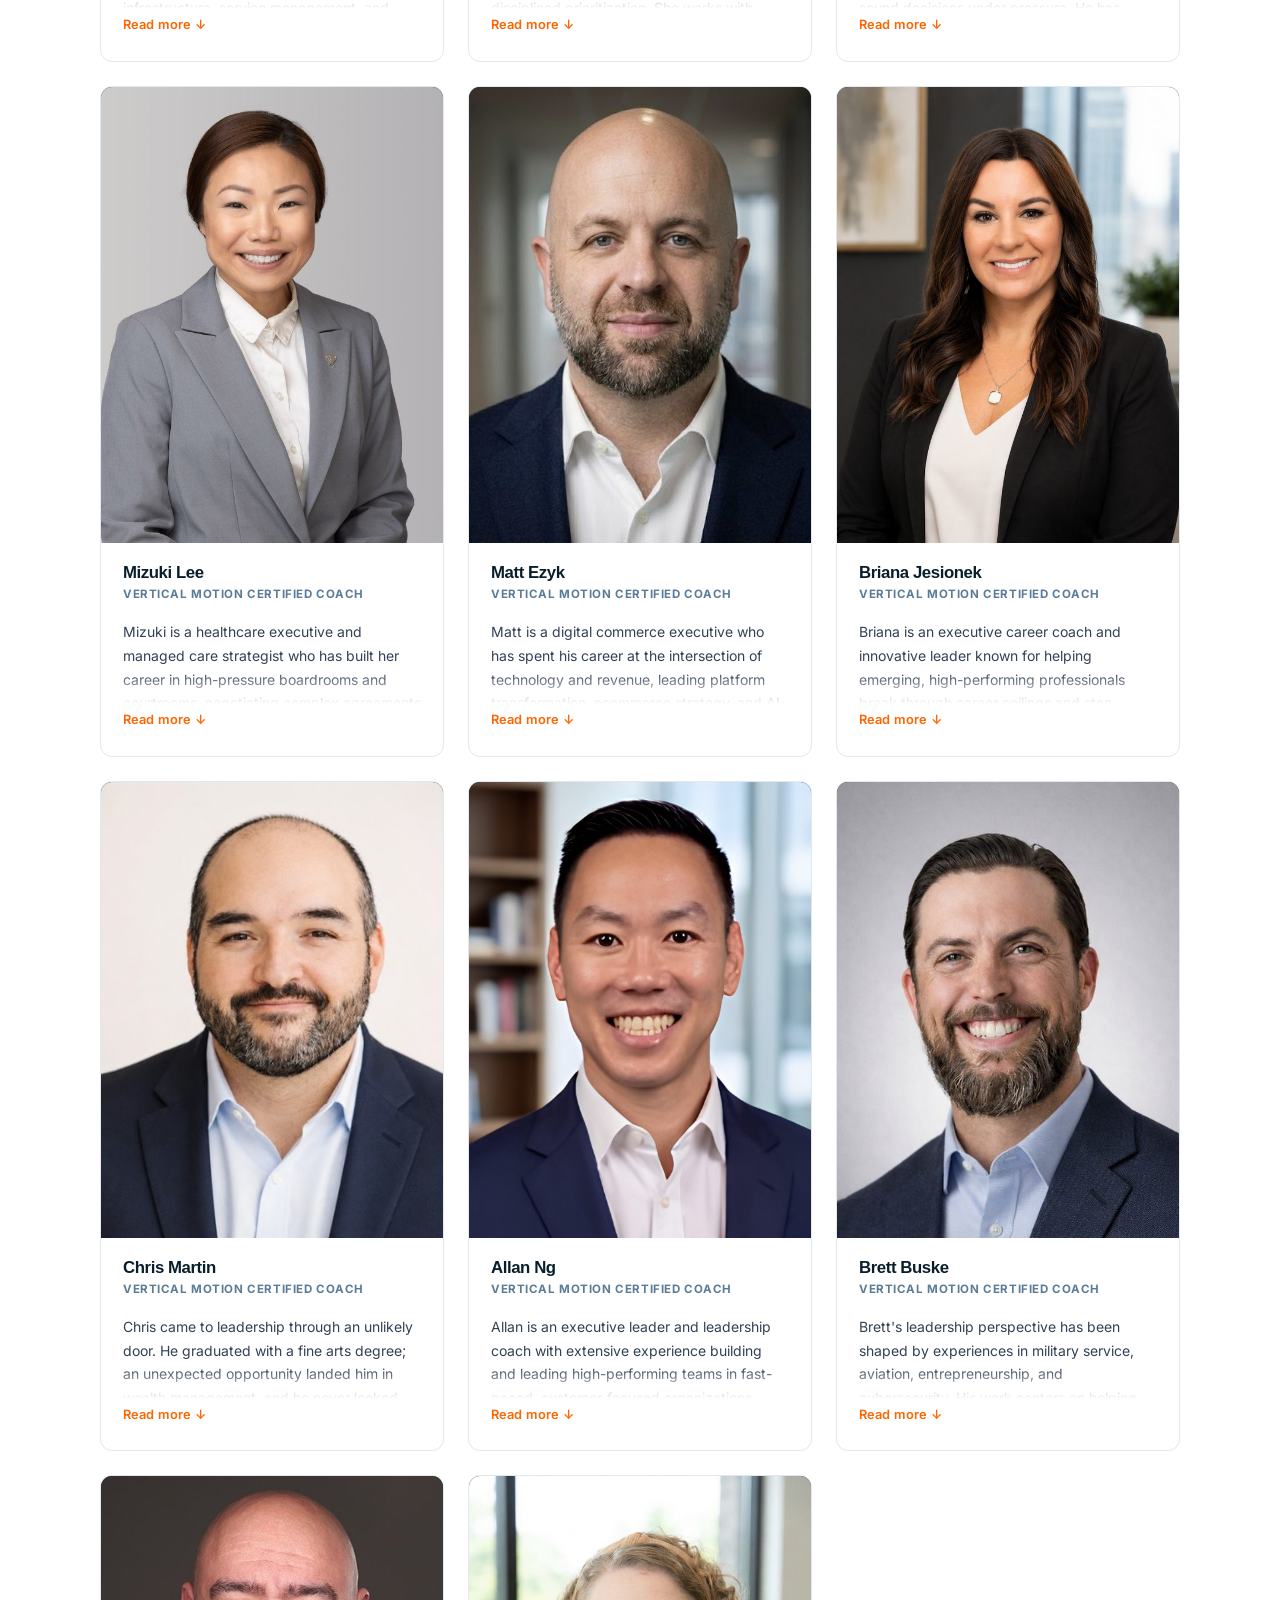
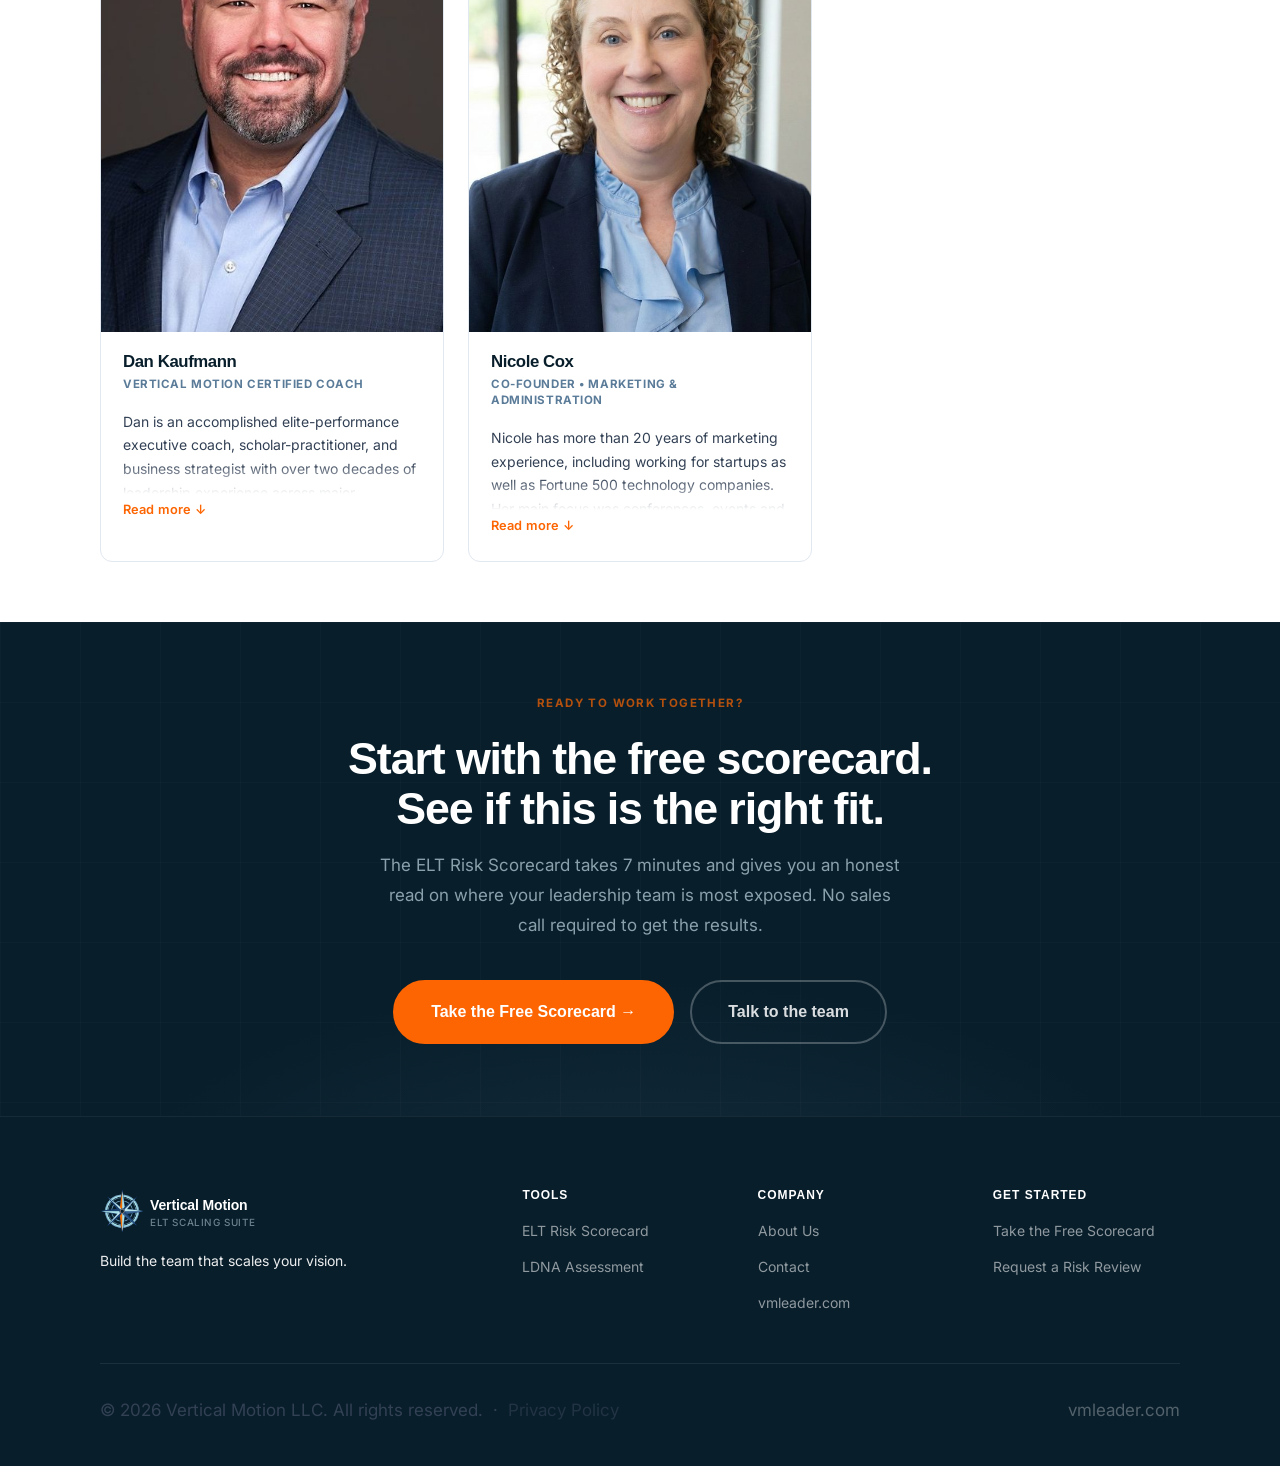
<file: about.html>
<!DOCTYPE html>
<html lang="en">
<head>
  <meta charset="UTF-8">
  <meta name="viewport" content="width=device-width, initial-scale=1.0">
  <title>About Vertical Motion | ELT Scaling Suite</title>
  <meta name="description" content="Former CEOs, military officers, and operators who have led at scale. Meet the team behind the ELT Scaling Suite — we work from experience, not theory.">
  <link rel="canonical" href="https://vmleader.com/about.html">
  <!-- Open Graph -->
  <meta property="og:title" content="About Vertical Motion | ELT Scaling Suite">
  <meta property="og:description" content="Former CEOs, military officers, and operators who have led at scale. Meet the team behind the ELT Scaling Suite — we work from experience, not theory.">
  <meta property="og:type" content="website">
  <meta property="og:url" content="https://vmleader.com/about.html">
  <meta property="og:image" content="https://vmleader.com/assets/og/about-og.png">
  <meta property="og:image:width" content="1200">
  <meta property="og:image:height" content="630">
  <meta property="og:image:alt" content="Vertical Motion team — former CEOs, military officers, and operators.">
  <meta property="og:site_name" content="Vertical Motion ELT Scaling Suite">
  <!-- Twitter Card -->
  <meta name="twitter:card" content="summary_large_image">
  <meta name="twitter:title" content="About Vertical Motion | ELT Scaling Suite">
  <meta name="twitter:description" content="Former CEOs, military officers, and operators who have led at scale. Meet the team behind the ELT Scaling Suite — we work from experience, not theory.">
  <meta name="twitter:image" content="https://vmleader.com/assets/og/about-og.png">
  <meta name="twitter:image:alt" content="Vertical Motion team — former CEOs, military officers, and operators.">
  <!-- Structured Data -->
  <script type="application/ld+json">
{
  "@context": "https://schema.org",
  "@graph": [
    {
      "@type": "Organization",
      "@id": "https://vmleader.com/#org",
      "name": "Vertical Motion",
      "url": "https://vmleader.com",
      "logo": "https://vmleader.com/logo.png",
      "email": "support@vmleader.com",
      "description": "ELT Scaling Suite — Executive leadership team performance programs for fast-scaling CEOs.",
      "founder": {
        "@id": "https://vmleader.com/about.html#tomcox"
      }
    },
    {
      "@type": "Person",
      "@id": "https://vmleader.com/about.html#tomcox",
      "name": "Tom Cox",
      "jobTitle": "Founder and CEO",
      "worksFor": {
        "@id": "https://vmleader.com/#org"
      },
      "description": "3x CEO, US Army veteran, executive coach, and published author. Founder of Vertical Motion. Closed over $1.5B in contracts in a 30-year career in Aerospace and Tech.",
      "alumniOf": "Georgia State University",
      "knowsAbout": [
        "Executive Leadership",
        "CEO Coaching",
        "ELT Performance",
        "Leadership Team Design"
      ]
    }
  ]
}
  </script>
  <link rel="stylesheet" href="styles.css">
  <link rel="icon" type="image/png" href="logo.png">
  <style>
    /* Team card with headshot */
    .team-card-photo {
      width: 100%;
      aspect-ratio: 3/4;
      object-fit: cover;
      object-position: top center;
      display: block;
      background: var(--navy-mid);
    }
    .team-card-photo-placeholder {
      width: 100%;
      aspect-ratio: 3/4;
      background: var(--navy);
      display: flex;
      align-items: center;
      justify-content: center;
    }
    .team-card-photo-placeholder span {
      font-family: var(--font-head);
      font-size: 2.5rem;
      font-weight: 700;
      color: rgba(255,255,255,0.25);
    }
    .team-card-meta {
      padding: 20px 22px 6px;
    }
    .team-card-meta h3 {
      font-size: 1.05rem;
      color: var(--ink);
      margin-bottom: 3px;
      line-height: 1.2;
    }
    .team-card-meta .role {
      font-size: 0.72rem;
      color: var(--slate);
      font-weight: 700;
      letter-spacing: 0.05em;
      text-transform: uppercase;
      line-height: 1.4;
    }
    .team-card-bio {
      padding: 12px 22px 24px;
    }
    .team-card-bio p {
      font-size: 0.875rem;
      color: var(--ink-mid);
      line-height: 1.7;
      margin: 0;
    }
    .team-card {
      border: 1px solid var(--border);
      border-radius: var(--radius-md);
      overflow: hidden;
      background: var(--white);
      transition: box-shadow var(--transition), transform var(--transition);
    }
    .team-card:hover { box-shadow: var(--shadow-md); transform: translateY(-3px); }

    /* Founder feature */
    .founder-card {
      display: grid;
      grid-template-columns: 360px 1fr;
      gap: 0;
      border: 1px solid var(--border);
      border-radius: var(--radius-md);
      overflow: hidden;
      margin-bottom: 72px;
      background: var(--white);
    }
    .founder-photo {
      width: 100%;
      height: 100%;
      min-height: 420px;
      object-fit: cover;
      object-position: top center;
      display: block;
    }
    .founder-body {
      padding: 36px;
      display: flex;
      flex-direction: column;
      justify-content: center;
    }
    @media (max-width: 900px) {
      .founder-card { grid-template-columns: 1fr; }
      .founder-photo { min-height: 320px; }
      .founder-body { padding: 32px; }
    }
    /* Force exactly 3 columns on desktop so 11 coaches = 3 rows of 3 + 1 row of 2 */
    .team-grid { grid-template-columns: repeat(3, 1fr); }
    @media (max-width: 720px) {
      .team-grid { grid-template-columns: repeat(2, 1fr); }
    }
    @media (max-width: 480px) {
      .team-grid { grid-template-columns: 1fr; }
      .founder-photo { min-height: 260px; }
      .founder-body { padding: 24px 20px; }
      .team-card-meta, .team-card-bio { padding-left: 16px; padding-right: 16px; }
    }

    /* Bio truncation */
    .bio-text {
      max-height: 5.25rem;
      overflow: hidden;
      position: relative;
      transition: max-height 0.35s ease;
    }
    .bio-text.expanded {
      max-height: 100em;
    }
    .bio-text:not(.expanded)::after {
      content: '';
      position: absolute;
      bottom: 0; left: 0; right: 0;
      height: 2rem;
      background: linear-gradient(transparent, #fff);
      pointer-events: none;
    }
    .bio-toggle {
      background: none;
      border: none;
      color: var(--orange);
      font-size: 0.8rem;
      font-weight: 600;
      cursor: pointer;
      padding: 8px 0 0;
      display: inline-flex;
      align-items: center;
      gap: 4px;
      letter-spacing: 0.01em;
    }
    .bio-toggle:hover { text-decoration: underline; }

    /* Tighten section spacing */
    section { padding: 60px 0; }
    .page-hero { padding: 120px 0 56px; }
    .cta-section { padding: 72px 0; }
    section.bg-gray { padding: 60px 0; }
  </style>
</head>
<body>

<!-- NAV -->
<nav id="main-nav">
  <div class="nav-inner">
    <a href="index.html" class="nav-logo">
      <img src="logo.png" alt="Vertical Motion logo">
      <div class="nav-logo-text">
        <span class="brand">Vertical Motion</span>
        <span class="tagline">ELT Scaling Suite</span>
      </div>
    </a>
    <div class="nav-links" id="nav-links">
      <a href="index.html">Home</a>
      <a href="scorecard.html">ELT Risk Scorecard</a>
      <a href="ldna.html">LDNA</a>
      <a href="about.html" class="active">About</a>
      <a href="contact.html">Contact</a>
    </div>
    <a href="scorecard.html" class="btn-nav-cta">Get Your ELT Risk Score &rarr;</a>
    <button class="nav-hamburger" id="nav-hamburger" aria-label="Open menu">
      <span></span><span></span><span></span>
    </button>
  </div>
</nav>

<!-- HERO -->
<section class="page-hero">
  <div class="container page-hero-inner">
    <span class="eyebrow" style="color:rgba(252,101,2,0.7); margin-bottom:16px; display:block;">About Vertical Motion</span>
    <h1>We've sat in the seats<br><em>we coach.</em></h1>
    <p style="margin-top:18px; max-width:580px;">Vertical Motion is a team of former CEOs, military officers, operators, and coaches who've lived the leadership challenges that break companies at scale. We don't teach theory. We work from experience.</p>

  </div>
</section>

<!-- MISSION -->
<section>
  <div class="container">
    <div class="split-grid" style="display:grid; grid-template-columns:1fr 1fr; gap:80px; align-items:start;">
      <div>
        <span class="eyebrow" style="margin-bottom:14px; display:block;">Our mission</span>
        <h2 style="margin-bottom:20px;">Upgrade the team. Unlock the next stage.</h2>
        <p>Vertical Motion was founded to mentor aspiring and emerging executives on how to build their own executive style, executive presence, and executive network.</p>
        <p style="margin-top:16px;">The <strong>ELT Scaling Suite</strong> is the product of what we've learned working inside fast-scaling companies, coaching CEOs through transitions, and watching leadership teams succeed and fail in real time.</p>
        <p style="margin-top:16px;">We believe the most important work a CEO can do at scale is upgrade the team around them. To build great things, you have to build teams who can build great things before you add headcount, raise capital or launch a new product.</p>
      </div>
      <div style="border-radius:var(--radius-md); overflow:hidden; height:100%; min-height:420px;">
        <img
          src="images/about-team.jpg"
          alt="Vertical Motion team in action"
          style="width:100%; height:100%; min-height:420px; object-fit:cover; object-position:center; display:block;"
        >
      </div>
    </div>
  </div>
</section>

<!-- FOUNDER FEATURE -->
<section class="bg-gray">
  <div class="container">
    <div class="founder-card">
      <img
        src="images/team/tom-cox.jpg"
        alt="Tom Cox, Founder of Vertical Motion"
        class="founder-photo"
      >
      <div class="founder-body">
        <span class="badge badge-orange" style="margin-bottom:18px; display:inline-block;">Founder's Story</span>
        <h3 style="font-size:1.5rem; margin-bottom:6px;">Tom Cox</h3>
        <p style="font-size:0.75rem; font-weight:700; color:var(--orange); letter-spacing:0.05em; text-transform:uppercase; margin-bottom:24px;">Founder &bull; Executive Coach &bull; Author &bull; 3x CEO &bull; Army Veteran &bull; Leukemia Survivor</p>
        <div class="bio-text">
          <p>Tom is the Founder &amp; CEO of Vertical Motion, which turns good people into great leaders. He works with CEOs to build, fix, and scale their executive leadership teams (ELTs), and he also works with aspiring executives to step into VP/C-Suite roles by leading with authenticity, empathy, and audacity.</p>
          <p style="margin-top:12px;">Tom is an executive advisor &amp; coach, a published author, a US Army veteran, a 2x VC-backed founder, and a seasoned sales leader who has closed over $1.5B in contracts throughout his distinguished 30-year career in Aerospace &amp; Tech. He has an MBA from Georgia State University.</p>
          <p style="margin-top:12px;">A passionate advocate for helping good people become better versions of themselves, his mission is to empower the next generation to lead with authenticity, empathy, and audacity &ndash; traits necessary to lead effectively in the mid-21st century.</p>
        </div>
        <button class="bio-toggle" onclick="toggleBio(this)" style="margin-top:8px;">Read more <span>&#8595;</span></button>
      </div>
    </div>

    <!-- Ryan Roberts — Leadership Team -->
    <div class="founder-card" style="margin-bottom:0;">
      <img
        src="images/team/ryan-roberts.jpg"
        alt="Ryan Roberts"
        class="founder-photo"
        onerror="this.style.display='none'; this.nextElementSibling.style.display='flex'; this.nextElementSibling.style.minHeight='420px';"
      >
      <div class="team-card-photo-placeholder" style="display:none; min-height:420px;"><span>RR</span></div>
      <div class="founder-body">
        <h3 style="font-size:1.5rem; margin-bottom:6px;">Ryan Roberts</h3>
        <p style="font-size:0.75rem; font-weight:700; color:var(--orange); letter-spacing:0.05em; text-transform:uppercase; margin-bottom:24px;">Executive Coach &bull; Director of Operations &amp; Client Success</p>
        <div class="bio-text">
          <p>Ryan served 20 years as a U.S. Air Force officer and fighter pilot, leading high-stakes missions and shaping military strategy at the highest levels. After transitioning from the Air Force, he built and ran successful businesses, applying his expertise in leadership, strategy, and execution to drive measurable growth. As co-founder of a defense contracting firm, he secured multimillion-dollar contracts and led initiatives that set new safety standards in military training.</p>
          <p style="margin-top:12px;">In 2018, Ryan embraced an unconventional lifestyle, leading his company remotely while living aboard a sailboat and exploring over a dozen countries and covering over 10,000 miles in the Atlantic and Caribbean. This experience reinforced his belief in adaptability, strategic vision, and the power of bold decision-making in uncertain environments.</p>
          <p style="margin-top:12px;">Today, Ryan is responsible for overseeing business operations and ensuring client success, while also mentoring and coaching leaders to turn ambitious visions into reality. With extensive experience in executive leadership and strategic execution, he guides professionals in refining their leadership style, improving operations, and scaling businesses effectively. He emphasizes the importance of resilience and high performance, helping leaders thrive under pressure and navigate conflict as a driver for growth.</p>
          <p style="margin-top:12px;">Ryan is committed to building high-performing teams and fostering a culture of continuous growth and innovation. He believes that the right combination of strategy, execution, and adaptability empowers leaders to achieve lasting impact in their organizations and beyond.</p>
        </div>
        <button class="bio-toggle" onclick="toggleBio(this)" style="margin-top:8px;">Read more <span>&#8595;</span></button>
      </div>
    </div>
  </div>
</section>

<!-- TEAM GRID -->
<section>
  <div class="container">
    <div class="section-head left" style="margin-bottom:52px;">
      <span class="eyebrow" style="margin-bottom:10px; display:block;">Meet the team</span>
      <h2>Rare experience. Real results.</h2>
      <p style="max-width:600px; margin-top:12px;">Every member of the Vertical Motion team has led at a senior level in a real organization. We've been in the chair. That's what makes the coaching different.</p>
    </div>

    <div class="team-grid">

      <!-- Renard -->
      <div class="team-card">
        <img
          src="images/team/renard-henry.jpg"
          alt="Renard Henry"
          class="team-card-photo"
          onerror="this.style.display='none'; this.nextElementSibling.style.display='flex';"
        >
        <div class="team-card-photo-placeholder" style="display:none;"><span>RH</span></div>
        <div class="team-card-meta">
          <h3>Renard Henry</h3>
          <div class="role">Vertical Motion Certified Coach</div>
        </div>
        <div class="team-card-bio">
          <div class="bio-text"><p>Renard is a visionary IT leader with more than 25 years of progressive leadership experience across enterprise IT, infrastructure, service management, and cybersecurity. He is adept at transforming IT from a support function into a strategic business partner, driving measurable business value through cloud adoption, automation, and scalable digital platforms.</p>
          <p style="margin-top:12px;">He is known for building and developing high-performing teams, instilling a culture of continuous improvement, and aligning technology initiatives tightly with business objectives. Throughout his career, Renard has successfully modernized operations, reduced costs, improved service delivery, and led digital transformations that enhance organizational agility, security, and customer satisfaction.</p>
          <p style="margin-top:12px;">Renard's leadership philosophy is strongly influenced by his background as a black belt in Brazilian Jiu-Jitsu. The discipline, adaptability, and composure required on the mat directly inform his approach to executive leadership and coaching. He applies these principles to help leaders operate effectively under pressure, make disciplined decisions in complex environments, and continuously refine their leadership craft.</p>
          <p style="margin-top:12px;">In addition to his executive leadership and coaching work, Renard is the co-host of the <em>Black Belts &amp; Boardrooms</em> podcast, where he explores the intersection of executive leadership, technology, governance, and martial arts philosophy with senior leaders and industry practitioners.</p></div>
          <button class="bio-toggle" onclick="toggleBio(this)">Read more <span>&#8595;</span></button>
        </div>
      </div>

      <!-- Jen -->
      <div class="team-card">
        <img
          src="images/team/jen-rigsby.jpg"
          alt="Jen Rigsby"
          class="team-card-photo"
          style="object-position:50% 25%;"
          onerror="this.style.display='none'; this.nextElementSibling.style.display='flex';"
        >
        <div class="team-card-photo-placeholder" style="display:none;"><span>JR</span></div>
        <div class="team-card-meta">
          <h3>Jen Rigsby</h3>
          <div class="role">Vertical Motion Certified Coach</div>
        </div>
        <div class="team-card-bio">
          <div class="bio-text"><p>Jen partners with C-suite and senior leaders to shape transformative change initiatives that demand enterprise alignment and disciplined prioritization. She works with leaders making consequential enterprise decisions during large-scale change, when unclear priorities and delayed trade-offs put performance, trust, and leadership credibility at risk. Her experience spans complex operating models across healthcare, franchise, retail, and public sector organizations, where decision quality directly affected outcomes.</p>
          <p style="margin-top:12px;">Jen is known for stepping into situations where trust and clarity had eroded and momentum was at risk. Working at the intersection of strategy, technology, and people, she helps executive teams cut through noise, surface real trade-offs, and protect what differentiates the organization during change.</p>
          <p style="margin-top:12px;">In parallel, Jen coaches technically and operationally strong leaders preparing to step into executive roles. Her coaching centers on how leaders think, decide, and show up as accountability expands. Drawing on her experience living and working internationally, Jen brings a global perspective to leadership and change, shaped by navigating cultural nuance while maintaining clarity, trust, and momentum.</p></div>
          <button class="bio-toggle" onclick="toggleBio(this)">Read more <span>&#8595;</span></button>
        </div>
      </div>

      <!-- Dave -->
      <div class="team-card">
        <img
          src="images/team/dave-crull.jpg"
          alt="Dave Crull"
          class="team-card-photo"
          onerror="this.style.display='none'; this.nextElementSibling.style.display='flex';"
        >
        <div class="team-card-photo-placeholder" style="display:none;"><span>DC</span></div>
        <div class="team-card-meta">
          <h3>Dave Crull</h3>
          <div class="role">Vertical Motion Certified Coach</div>
        </div>
        <div class="team-card-bio">
          <div class="bio-text"><p>Dave is a senior executive with deep experience helping organizations navigate complexity, scale responsibly, and make sound decisions under pressure. He has served as a Chief Financial Officer and Chief Investment Officer in multiple large global enterprises, PE-backed organizations, and private investment vehicles, partnering closely with CEOs, boards, and executive teams across finance, operations, and commercial strategy. He holds a BS in Professional Aeronautics from Embry Riddle Aeronautical University, an MBA from the University of Dallas, and is a former U.S. Marine.</p>
          <p style="margin-top:12px;">Dave is also the host of <em>The BJJ Executive Podcast</em>, which explores the tension many high-performing leaders face between ambition and wellbeing, responsibility and presence, success and fulfillment. He also serves on the board of The Mat Mission, a non-profit bringing jiu jitsu to underprivileged communities.</p>
          <p style="margin-top:12px;">Today, Dave works with executives, founders, and professionals navigating periods of transition or increased responsibility. His coaching focuses on clarity, alignment, and practical execution, helping clients cut through noise, make better decisions, and build careers and lives that are both effective and sustainable.</p></div>
          <button class="bio-toggle" onclick="toggleBio(this)">Read more <span>&#8595;</span></button>
        </div>
      </div>

      <!-- Mizuki -->
      <div class="team-card">
        <img
          src="images/team/mizuki.jpg"
          alt="Mizuki"
          class="team-card-photo"
          onerror="this.style.display='none'; this.nextElementSibling.style.display='flex';"
        >
        <div class="team-card-photo-placeholder" style="display:none;"><span>MK</span></div>
        <div class="team-card-meta">
          <h3>Mizuki Lee</h3>
          <div class="role">Vertical Motion Certified Coach</div>
        </div>
        <div class="team-card-bio">
          <div class="bio-text"><p>Mizuki is a healthcare executive and managed care strategist who has built her career in high-pressure boardrooms and courtrooms, negotiating complex agreements with the nation's largest health insurers while showing up with equal force in the community.</p>
          <p style="margin-top:12px;">Shaped by Oriental practices, from calligraphy to the art of knowing yourself clearly enough to lead, Mizuki brings a perspective on leadership grounded in presence and self-command.</p>
          <p style="margin-top:12px;">She knows what it means to start anew. She walked away from a situation many don't leave, with nothing but her car and the refusal to compromise herself further. She once spent an entire day climbing a frozen mountain in January: no equipment, no guide, sliding back with every step forward, and made it to the top anyway. That's not a metaphor. That's her history. And it's what she brings into every session.</p>
          <p style="margin-top:12px;">A 2025 Pacific Business News 40 Under 40 honoree, Mizuki serves in Family Court as a Guardian ad Litem. Her approach: self-awareness is an underutilized multiplier. She coaches leaders who are ready to understand what's beneath to 10x their output.</p></div>
          <button class="bio-toggle" onclick="toggleBio(this)">Read more <span>&#8595;</span></button>
        </div>
      </div>

      <!-- Matt -->
      <div class="team-card">
        <img
          src="images/team/matt-ezyk.jpg"
          alt="Matt Ezyk"
          class="team-card-photo"
          onerror="this.style.display='none'; this.nextElementSibling.style.display='flex';"
        >
        <div class="team-card-photo-placeholder" style="display:none;"><span>ME</span></div>
        <div class="team-card-meta">
          <h3>Matt Ezyk</h3>
          <div class="role">Vertical Motion Certified Coach</div>
        </div>
        <div class="team-card-bio">
          <div class="bio-text"><p>Matt is a digital commerce executive who has spent his career at the intersection of technology and revenue, leading platform transformation, ecommerce strategy, and AI-driven customer experience for premium retail and DTC brands. He currently leads commerce engineering at Hanna Andersson, and previously led digital at Pet Supermarket, owning both the commercial and engineering sides of the business. Earlier in his career he held leadership roles at RafterOne, Accenture, and Merkle, shaping commerce experiences for brands including Skechers, L.L.Bean, Uniqlo, Disney, and Tapestry.</p>
          <p style="margin-top:12px;">Matt describes himself as a marketer trapped in a technologist's body, equally fluent setting commercial strategy and directing the engineering that delivers it. That dual fluency is the core of how he coaches: helping technically strong leaders translate what they build into the language of revenue, boards, and executive influence.</p>
          <p style="margin-top:12px;">As a coach, Matt works with emerging and aspiring executives navigating the move from running a function to owning an outcome. His focus is executive presence, narrative, and network: helping leaders position themselves as owners of outcomes rather than responders to problems, build the personal brand and ecosystem relationships that open doors, and communicate with clarity at the level where careers are made.</p></div>
          <button class="bio-toggle" onclick="toggleBio(this)">Read more <span>&#8595;</span></button>
        </div>
      </div>

      <!-- Briana -->
      <div class="team-card">
        <img
          src="images/team/briana-jesionek.jpg"
          alt="Briana Jesionek"
          class="team-card-photo"
          onerror="this.style.display='none'; this.nextElementSibling.style.display='flex';"
        >
        <div class="team-card-photo-placeholder" style="display:none;"><span>BJ</span></div>
        <div class="team-card-meta">
          <h3>Briana Jesionek</h3>
          <div class="role">Vertical Motion Certified Coach</div>
        </div>
        <div class="team-card-bio">
          <div class="bio-text"><p>Briana is an executive career coach and innovative leader known for helping emerging, high-performing professionals break through career ceilings and step confidently into their next level of leadership.</p>
          <p style="margin-top:12px;">With nearly 20 years of experience across the P&amp;C insurance industry, including 15 years at Nationwide and leadership roles at Great American Insurance Group, Briana has built a reputation for stepping into roles that didn't yet exist, turning ambiguity into opportunity and leading enterprise transformation from the ground up.</p>
          <p style="margin-top:12px;">Her path to leadership followed an unconventional route. Early in her career, Briana was told that without advanced education, her growth would be limited. Instead of accepting that narrative, she created her own, building a career defined by resilience, bold decisions, and a refusal to stay in a box.</p>
          <p style="margin-top:12px;">Today, Briana helps emerging leaders go from overlooked to fully empowered, equipping them with the clarity, confidence, and boldness to make career-defining moves. She is passionate about helping others build careers that feel as good as they look on paper.</p></div>
          <button class="bio-toggle" onclick="toggleBio(this)">Read more <span>&#8595;</span></button>
        </div>
      </div>

      <!-- Chris -->
      <div class="team-card">
        <img
          src="images/team/chris-martin.jpg"
          alt="Chris Martin"
          class="team-card-photo"
          onerror="this.style.display='none'; this.nextElementSibling.style.display='flex';"
        >
        <div class="team-card-photo-placeholder" style="display:none;"><span>CM</span></div>
        <div class="team-card-meta">
          <h3>Chris Martin</h3>
          <div class="role">Vertical Motion Certified Coach</div>
        </div>
        <div class="team-card-bio">
          <div class="bio-text"><p>Chris came to leadership through an unlikely door. He graduated with a fine arts degree; an unexpected opportunity landed him in wealth management, and he never looked back. The fine arts background gave him a different lens than most of his peers, a habit of noticing what others walked past. That perspective never left him. Neither did a core belief: that people are almost always more capable than they know.</p>
          <p style="margin-top:12px;">Over the next 20 years, Chris worked inside organizations at nearly every scale, from a mid-size wealth management firm to a Fortune 500 brokerage to a high-growth fintech. What he kept seeing, regardless of size, was the same pattern: organizations drift as a natural consequence of growth. The same conversations resurface in slightly different form. Nothing is obviously broken, but progress slows anyway.</p>
          <p style="margin-top:12px;">That outside perspective is what Chris brings today. He works with founders and emerging leaders who are ready for an honest outside read, someone who can see the system clearly, name what's actually happening, and help them reframe their situation so they can move forward with confidence. Chris holds an MBA from the University of Denver and a Project Management Professional (PMP) certification. He is based in North Vancouver, BC.</p></div>
          <button class="bio-toggle" onclick="toggleBio(this)">Read more <span>&#8595;</span></button>
        </div>
      </div>

      <!-- Allan -->
      <div class="team-card">
        <img
          src="images/team/allan-ng.jpg"
          alt="Allan Ng"
          class="team-card-photo"
          onerror="this.style.display='none'; this.nextElementSibling.style.display='flex';"
        >
        <div class="team-card-photo-placeholder" style="display:none;"><span>AN</span></div>
        <div class="team-card-meta">
          <h3>Allan Ng</h3>
          <div class="role">Vertical Motion Certified Coach</div>
        </div>
        <div class="team-card-bio">
          <div class="bio-text"><p>Allan is an executive leader and leadership coach with extensive experience building and leading high-performing teams in fast-paced, customer-focused organizations. Throughout his career, he has led large, geographically dispersed teams through growth, operational transformation, and organizational change, helping leaders strengthen execution while building cultures rooted in accountability, trust, and continuous development.</p>
          <p style="margin-top:12px;">An accomplished endurance athlete, Allan has competed across multiple Ironman 70.3 races, qualified for the Ironman 70.3 World Championship, and completed full-distance Ironman triathlons. These experiences deeply shaped his perspective on discipline, resilience, and sustained performance. Meaningful results are rarely produced through intensity alone, but through consistency, preparation, and the ability to perform under sustained pressure over time.</p>
          <p style="margin-top:12px;">As a coach, Allan works with emerging and experienced leaders navigating increased responsibility, organizational complexity, and inflection points in their careers. He helps leaders strengthen self-awareness, improve decision-making, elevate executive presence, and build the confidence required to lead through uncertainty. His coaching approach is practical, direct, and grounded in real-world leadership experience.</p></div>
          <button class="bio-toggle" onclick="toggleBio(this)">Read more <span>&#8595;</span></button>
        </div>
      </div>

      <!-- Brett -->
      <div class="team-card">
        <img
          src="images/team/brett-buske.jpg"
          alt="Brett Buske"
          class="team-card-photo"
          onerror="this.style.display='none'; this.nextElementSibling.style.display='flex';"
        >
        <div class="team-card-photo-placeholder" style="display:none;"><span>BB</span></div>
        <div class="team-card-meta">
          <h3>Brett Buske</h3>
          <div class="role">Vertical Motion Certified Coach</div>
        </div>
        <div class="team-card-bio">
          <div class="bio-text"><p>Brett's leadership perspective has been shaped by experiences in military service, aviation, entrepreneurship, and cybersecurity. His work centers on helping leaders navigate complexity with clarity, sound judgment, and a strong sense of personal accountability.</p>
          <p style="margin-top:12px;">He began his professional journey in the U.S. Marine Corps, where the demands of service shaped his views on leadership, work ethic, and responsibility to others. Those lessons carried forward into nearly a decade in civilian aviation, including founding and operating a small business, before transitioning into cybersecurity and technology leadership roles.</p>
          <p style="margin-top:12px;">As an executive coach, Brett emphasizes self-discovery and intrinsic motivation, helping leaders slow down, reflect, and reconnect with what drives their decisions. He believes meaningful growth often comes through discomfort and that sustained performance is built through alignment between values, purpose, and action. Brett holds a BS from Embry-Riddle Aeronautical University and an MBA from Clemson University.</p></div>
          <button class="bio-toggle" onclick="toggleBio(this)">Read more <span>&#8595;</span></button>
        </div>
      </div>

      <!-- Dan -->
      <div class="team-card">
        <img
          src="images/team/dan-kaufmann.jpg"
          alt="Dan Kaufmann"
          class="team-card-photo"
          onerror="this.style.display='none'; this.nextElementSibling.style.display='flex';"
        >
        <div class="team-card-photo-placeholder" style="display:none;"><span>DK</span></div>
        <div class="team-card-meta">
          <h3>Dan Kaufmann</h3>
          <div class="role">Vertical Motion Certified Coach</div>
        </div>
        <div class="team-card-bio">
          <div class="bio-text"><p>Dan is an accomplished elite-performance executive coach, scholar-practitioner, and business strategist with over two decades of leadership experience across major professional sports leagues and collegiate organizations. He has directed high-performing strategy and corporate partnership teams for iconic organizations, including the New York Jets and the New Orleans Saints and Pelicans, consistently turning complex cross-functional challenges into historic revenue generation and sustainable organizational alignment.</p>
          <p style="margin-top:12px;">What sets Dan apart is his powerful blend of corporate elite experience and academic rigor. He holds a Doctorate in Business Administration from the University of South Florida, with specialized research in sports sponsorship sales cycles, alongside an MBA and an MS in Marketing from the University of Tampa. This foundation allows him to bridge complex psychometric data and actionable commercial execution.</p>
          <p style="margin-top:12px;">Deeply committed to paying it forward, Dan actively mentors the next generation of leaders through his work with organizations like the Pro Sports Assembly, General Sports Worldwide, and various university business committees. Grounded by a philosophy of continuous improvement, getting 1% better every day, he coaches with immense empathy, insight, and a relentless focus on alignment.</p></div>
          <button class="bio-toggle" onclick="toggleBio(this)">Read more <span>&#8595;</span></button>
        </div>
      </div>

      <!-- Nicole -->
      <div class="team-card">
        <img
          src="images/team/nicole-cox.jpg"
          alt="Nicole Cox"
          class="team-card-photo"
          onerror="this.style.display='none'; this.nextElementSibling.style.display='flex';"
        >
        <div class="team-card-photo-placeholder" style="display:none;"><span>NC</span></div>
        <div class="team-card-meta">
          <h3>Nicole Cox</h3>
          <div class="role">Co-Founder &bull; Marketing &amp; Administration</div>
        </div>
        <div class="team-card-bio">
          <div class="bio-text"><p>Nicole has more than 20 years of marketing experience, including working for startups as well as Fortune 500 technology companies. Her main focus was conferences, events and tradeshows. She has produced events ranging from 14 attendees up to 27,000 attendees world-wide.</p>
          <p style="margin-top:12px;">She loves to manage things behind the curtain. Nicole co-founded Vertical Motion and is committed to ushering in a new group of empathetic, authentic and audacious leaders.</p></div>
          <button class="bio-toggle" onclick="toggleBio(this)">Read more <span>&#8595;</span></button>
        </div>
      </div>
    </div><!-- /team-grid -->
  </div>
</section>

<!-- CTA -->
<section class="cta-section">
  <div class="container" style="position:relative; z-index:1;">
    <span class="eyebrow" style="color:rgba(252,101,2,0.7);">Ready to work together?</span>
    <h2 style="color:var(--white); max-width:640px; margin:16px auto 18px;">Start with the free scorecard. See if this is the right fit.</h2>
    <p style="color:rgba(207,232,239,0.65); max-width:520px; margin:0 auto 40px;">The ELT Risk Scorecard takes 7 minutes and gives you an honest read on where your leadership team is most exposed. No sales call required to get the results.</p>
    <div class="cta-actions">
      <a href="scorecard.html" class="btn btn-primary btn-lg btn-pill">Take the Free Scorecard &rarr;</a>
      <a href="contact.html" class="btn btn-ghost-white btn-lg btn-pill">Talk to the team</a>
    </div>
  </div>
</section>

<!-- FOOTER -->
<footer>
  <div class="container">
    <div class="footer-grid">
      <div class="footer-brand">
        <div class="nav-logo" style="margin-bottom:16px;">
          <img src="logo.png" alt="Vertical Motion">
          <div class="nav-logo-text">
            <span class="brand" style="color:var(--white);">Vertical Motion</span>
            <span class="tagline">ELT Scaling Suite</span>
          </div>
        </div>
        <p>Build the team that scales your vision.</p>
      </div>
      <div class="footer-col">
        <h5>Tools</h5>
        <ul>
          <li><a href="scorecard.html">ELT Risk Scorecard</a></li>
          <li><a href="ldna.html">LDNA Assessment</a></li>
        </ul>
      </div>
      <div class="footer-col">
        <h5>Company</h5>
        <ul>
          <li><a href="about.html">About Us</a></li>
          <li><a href="contact.html">Contact</a></li>
          <li><a href="https://vmleader.com" target="_blank" rel="noopener">vmleader.com</a></li>
        </ul>
      </div>
      <div class="footer-col">
        <h5>Get Started</h5>
        <ul>
          <li><a href="scorecard.html">Take the Free Scorecard</a></li>
          <li><a href="contact.html">Request a Risk Review</a></li>
        </ul>
      </div>
    </div>
    <div class="footer-bottom">
      <p>&copy; 2026 Vertical Motion LLC. All rights reserved. &nbsp;&middot;&nbsp; <a href="privacy.html" style="color:inherit; opacity:0.6;">Privacy Policy</a></p>
      <p><a href="https://vmleader.com" style="color:rgba(255,255,255,0.3);">vmleader.com</a></p>
    </div>
  </div>
</footer>

<script>

function toggleBio(btn) {
  const bio = btn.previousElementSibling;
  const expanded = bio.classList.toggle('expanded');
  const arrow = btn.querySelector('span');
  btn.firstChild.textContent = expanded ? 'Read less ' : 'Read more ';
  arrow.innerHTML = expanded ? '&#8593;' : '&#8595;';
}

const nav = document.getElementById('main-nav');
window.addEventListener('scroll', () => nav.classList.toggle('scrolled', window.scrollY > 20));
document.getElementById('nav-hamburger').addEventListener('click', () => {
  document.getElementById('nav-links').classList.toggle('open');
});
</script>
</body>
</html>
</file>
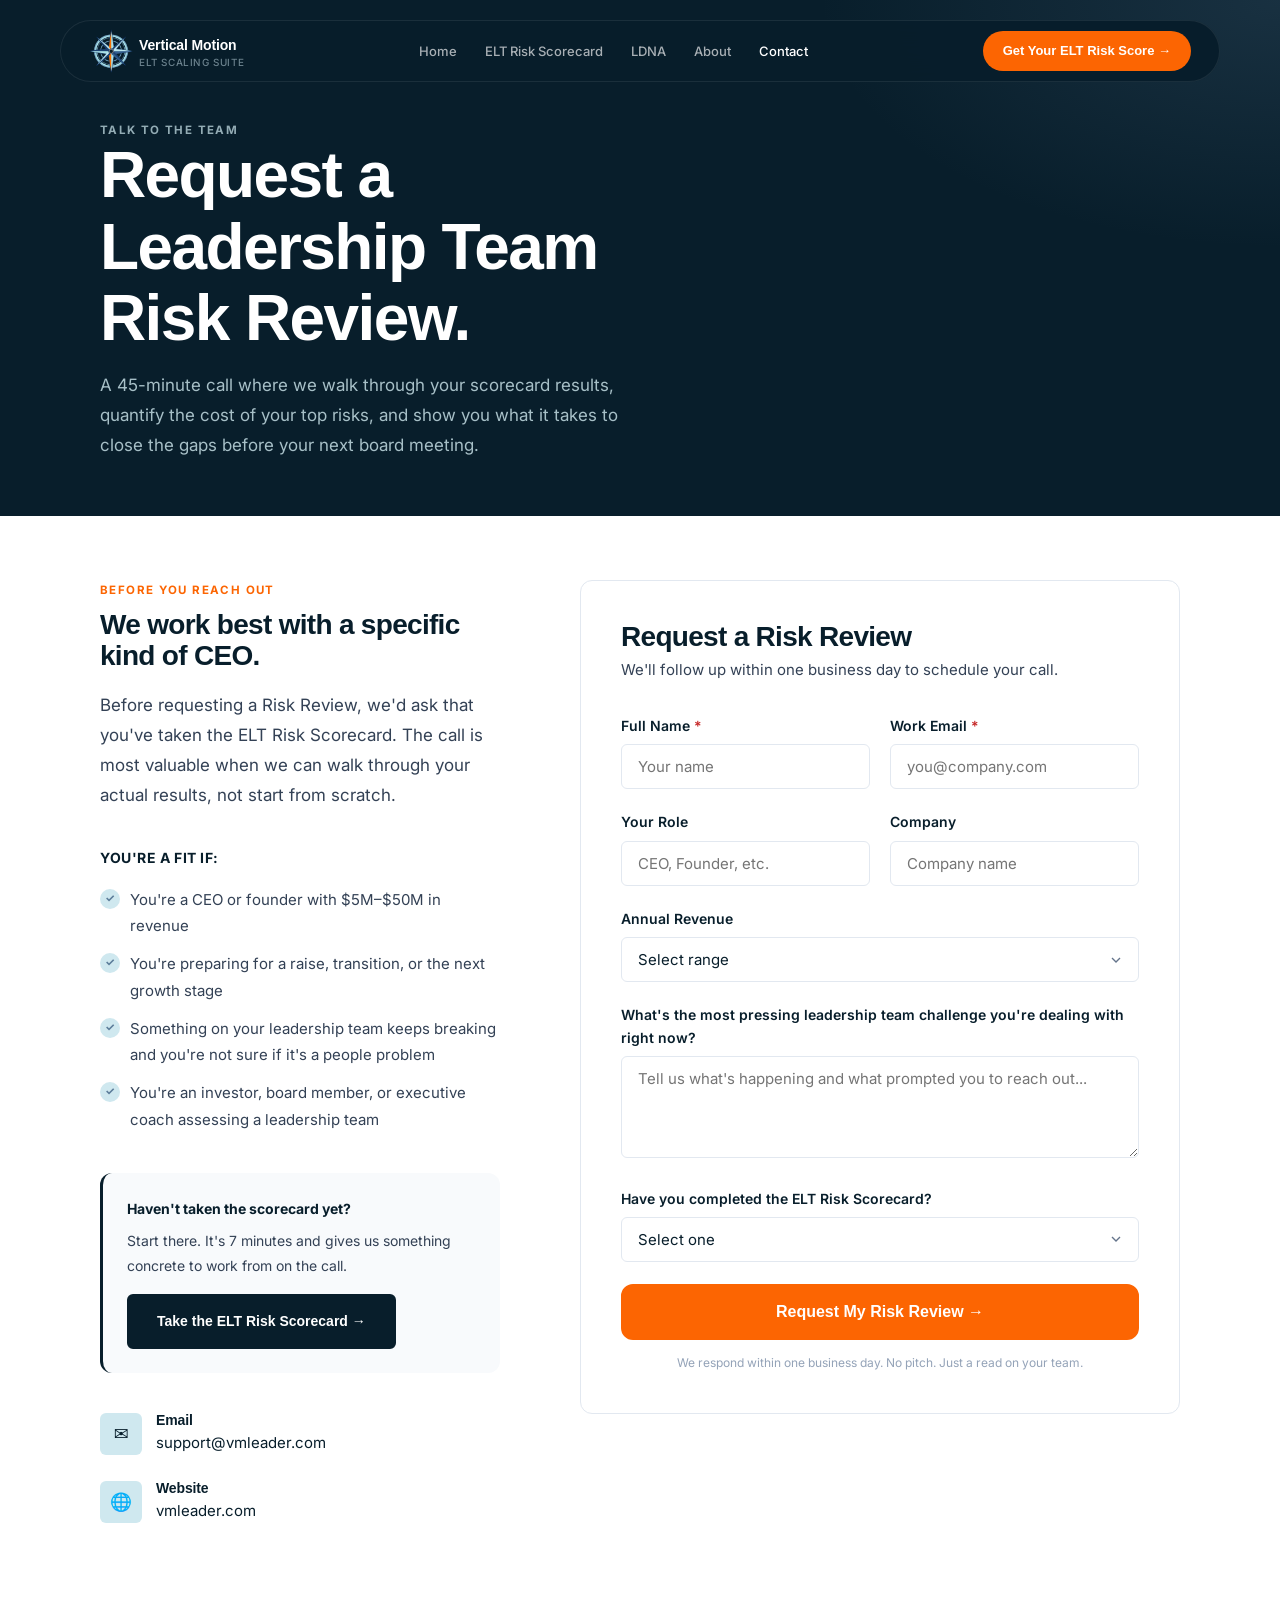
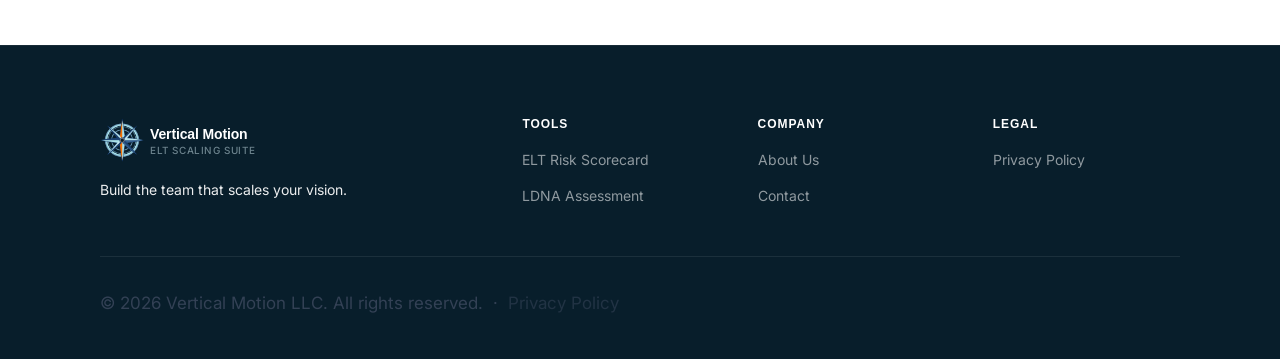
<file: contact.html>
<!DOCTYPE html>
<html lang="en">
<head>
  <meta charset="UTF-8">
  <meta name="viewport" content="width=device-width, initial-scale=1.0">
  <title>Book a Leadership Risk Review | Vertical Motion</title>
  <meta name="description" content="Request a 45-minute Leadership Team Risk Review. Walk through your scorecard results, quantify your top risks, and get a clear plan before your board does.">
  <link rel="canonical" href="https://vmleader.com/contact.html">
  <meta property="og:title" content="Book a Leadership Risk Review | Vertical Motion">
  <meta property="og:description" content="Request a 45-minute Leadership Team Risk Review. Walk through your scorecard results, quantify your top risks, and get a clear plan before your board does.">
  <meta property="og:type" content="website">
  <meta property="og:url" content="https://vmleader.com/contact.html">
  <meta property="og:image" content="https://vmleader.com/assets/og/contact-og.png">
  <meta property="og:image:width" content="1200">
  <meta property="og:image:height" content="630">
  <meta property="og:image:alt" content="Request a Leadership Team Risk Review - Vertical Motion.">
  <meta property="og:site_name" content="Vertical Motion ELT Scaling Suite">
  <meta name="twitter:card" content="summary_large_image">
  <meta name="twitter:title" content="Book a Leadership Risk Review | Vertical Motion">
  <meta name="twitter:description" content="Request a 45-minute Leadership Team Risk Review. Walk through your scorecard results, quantify your top risks, and get a clear plan before your board does.">
  <meta name="twitter:image" content="https://vmleader.com/assets/og/contact-og.png">
  <meta name="twitter:image:alt" content="Request a Leadership Team Risk Review - Vertical Motion.">
  <script type="application/ld+json">
{"@context":"https://schema.org","@type":"Service","name":"Leadership Team Risk Review","description":"A 45-minute call walking through your ELT Risk Scorecard results.","provider":{"@type":"Organization","name":"Vertical Motion","url":"https://vmleader.com","email":"support@vmleader.com"},"offers":{"@type":"Offer","price":"0","priceCurrency":"USD","description":"Complimentary Risk Review for qualified CEOs","availability":"https://schema.org/InStock"},"serviceType":"Executive Coaching Consultation","url":"https://vmleader.com/contact.html"}
  </script>
  <link rel="stylesheet" href="styles.css">
  <link rel="icon" type="image/png" href="logo.png">
  <style>
    #form-success { display: none; text-align: center; padding: 48px 32px; }
    #form-success h3 { margin-bottom: 12px; }
    @media (max-width: 880px) { .contact-grid { gap: 40px; } }
    @media (max-width: 480px) { .contact-info-item { gap: 12px; } .contact-info-icon { width: 40px; height: 40px; font-size: 1rem; flex-shrink: 0; } }
  </style>
</head>
<body>
<nav id="main-nav">
  <div class="nav-inner">
    <a href="index.html" class="nav-logo">
      <img src="logo.png" alt="Vertical Motion logo" width="40" height="40">
      <div class="nav-logo-text"><span class="brand">Vertical Motion</span><span class="tagline">ELT Scaling Suite</span></div>
    </a>
    <div class="nav-links" id="nav-links">
      <a href="index.html">Home</a>
      <a href="scorecard.html">ELT Risk Scorecard</a>
      <a href="ldna.html">LDNA</a>
      <a href="about.html">About</a>
      <a href="contact.html" class="active">Contact</a>
    </div>
    <a href="scorecard.html" class="btn-nav-cta">Get Your ELT Risk Score &rarr;</a>
    <button class="nav-hamburger" id="nav-hamburger" aria-label="Open menu"><span></span><span></span><span></span></button>
  </div>
</nav>
<div style="background:var(--navy); padding:120px 0 56px; position:relative; overflow:hidden;">
  <div style="position:absolute; inset:0; background:radial-gradient(ellipse 60% 80% at 100% 0%, rgba(91,124,153,0.2) 0%, transparent 60%); pointer-events:none;"></div>
  <div class="container" style="position:relative; z-index:1;">
    <p class="eyebrow" style="color:rgba(207,232,239,0.7);">Talk to the team</p>
    <h1 style="color:white; max-width:600px; margin-bottom:16px;">Request a Leadership Team Risk Review.</h1>
    <p style="color:rgba(207,232,239,0.8); max-width:560px; font-size:1.0625rem;">A 45-minute call where we walk through your scorecard results, quantify the cost of your top risks, and show you what it takes to close the gaps before your next board meeting.</p>
  </div>
</div>
<section style="padding:64px 0 96px;">
  <div class="container">
    <div class="contact-grid">
      <div>
        <p class="eyebrow" style="margin-bottom:8px;">Before you reach out</p>
        <h3 style="margin-bottom:20px;">We work best with a specific kind of CEO.</h3>
        <p>Before requesting a Risk Review, we'd ask that you've taken the ELT Risk Scorecard. The call is most valuable when we can walk through your actual results, not start from scratch.</p>
        <div style="margin-top:36px;">
          <p style="font-size:0.875rem; font-weight:700; color:var(--ink); margin-bottom:16px; letter-spacing:0.04em; text-transform:uppercase;">You're a fit if:</p>
          <div style="display:flex; flex-direction:column; gap:12px;">
            <div style="display:flex; gap:10px; align-items:flex-start;"><div style="width:20px; height:20px; border-radius:50%; background:var(--icy); display:flex; align-items:center; justify-content:center; flex-shrink:0; margin-top:2px; font-size:0.7rem; color:var(--slate); font-weight:700;">&#10003;</div><p style="font-size:0.9375rem; margin:0;">You're a CEO or founder with $5M&ndash;$50M in revenue</p></div>
            <div style="display:flex; gap:10px; align-items:flex-start;"><div style="width:20px; height:20px; border-radius:50%; background:var(--icy); display:flex; align-items:center; justify-content:center; flex-shrink:0; margin-top:2px; font-size:0.7rem; color:var(--slate); font-weight:700;">&#10003;</div><p style="font-size:0.9375rem; margin:0;">You're preparing for a raise, transition, or the next growth stage</p></div>
            <div style="display:flex; gap:10px; align-items:flex-start;"><div style="width:20px; height:20px; border-radius:50%; background:var(--icy); display:flex; align-items:center; justify-content:center; flex-shrink:0; margin-top:2px; font-size:0.7rem; color:var(--slate); font-weight:700;">&#10003;</div><p style="font-size:0.9375rem; margin:0;">Something on your leadership team keeps breaking and you're not sure if it's a people problem</p></div>
            <div style="display:flex; gap:10px; align-items:flex-start;"><div style="width:20px; height:20px; border-radius:50%; background:var(--icy); display:flex; align-items:center; justify-content:center; flex-shrink:0; margin-top:2px; font-size:0.7rem; color:var(--slate); font-weight:700;">&#10003;</div><p style="font-size:0.9375rem; margin:0;">You're an investor, board member, or executive coach assessing a leadership team</p></div>
          </div>
        </div>
        <div style="margin-top:40px; padding:24px; background:var(--gray-bg); border-radius:var(--radius-md); border-left:3px solid var(--navy);">
          <p style="font-size:0.875rem; font-weight:700; color:var(--ink); margin-bottom:8px;">Haven't taken the scorecard yet?</p>
          <p style="font-size:0.875rem; color:var(--ink-mid); margin-bottom:16px;">Start there. It's 7 minutes and gives us something concrete to work from on the call.</p>
          <a href="scorecard.html" class="btn btn-navy" style="font-size:0.875rem;">Take the ELT Risk Scorecard &rarr;</a>
        </div>
        <div style="margin-top:40px;">
          <div class="contact-info-item"><div class="contact-info-icon">&#9993;</div><div><h4>Email</h4><p><a href="mailto:support@vmleader.com" style="color:var(--navy);">support@vmleader.com</a></p></div></div>
          <div class="contact-info-item"><div class="contact-info-icon">&#127760;</div><div><h4>Website</h4><p><a href="https://vmleader.com" target="_blank" rel="noopener" style="color:var(--navy);">vmleader.com</a></p></div></div>
        </div>
      </div>
      <div>
        <div style="background:var(--white); border:1px solid var(--border); border-radius:var(--radius-md); padding:40px;">
          <h3 style="margin-bottom:4px;">Request a Risk Review</h3>
          <p style="font-size:0.9375rem; margin-bottom:32px;">We'll follow up within one business day to schedule your call.</p>
          <form id="contact-form" novalidate>
            <div class="form-row">
              <div class="form-group"><label for="c-name">Full Name <span style="color:#C62828;">*</span></label><input type="text" id="c-name" placeholder="Your name" required></div>
              <div class="form-group"><label for="c-email">Work Email <span style="color:#C62828;">*</span></label><input type="email" id="c-email" placeholder="you@company.com" required></div>
            </div>
            <div class="form-row">
              <div class="form-group"><label for="c-role">Your Role</label><input type="text" id="c-role" placeholder="CEO, Founder, etc."></div>
              <div class="form-group"><label for="c-company">Company</label><input type="text" id="c-company" placeholder="Company name"></div>
            </div>
            <div class="form-group">
              <label for="c-revenue">Annual Revenue</label>
              <select id="c-revenue"><option value="">Select range</option><option>Under $5M</option><option>$5M &ndash; $10M</option><option>$10M &ndash; $25M</option><option>$25M &ndash; $50M</option><option>$50M &ndash; $100M</option><option>$100M+</option></select>
            </div>
            <div class="form-group"><label for="c-why">What's the most pressing leadership team challenge you're dealing with right now?</label><textarea id="c-why" rows="4" placeholder="Tell us what's happening and what prompted you to reach out..."></textarea></div>
            <div class="form-group">
              <label for="c-scorecard">Have you completed the ELT Risk Scorecard?</label>
              <select id="c-scorecard"><option value="">Select one</option><option>Yes - I have my results</option><option>Yes - but I don't have my results handy</option><option>No - I'll do it before the call</option><option>No - I'd like to discuss first</option></select>
            </div>
            <div id="contact-error" style="display:none; color:#C62828; font-size:0.875rem; margin-bottom:16px;"></div>
            <button type="submit" class="btn btn-primary btn-lg" style="width:100%; justify-content:center;">Request My Risk Review &rarr;</button>
            <p style="font-size:0.75rem; color:var(--ink-faint); text-align:center; margin-top:12px; margin-bottom:0;">We respond within one business day. No pitch. Just a read on your team.</p>
          </form>
          <div id="form-success">
            <div style="width:56px; height:56px; border-radius:50%; background:var(--icy); display:flex; align-items:center; justify-content:center; font-size:1.5rem; margin:0 auto 20px;">&#10003;</div>
            <h3>Request received.</h3>
            <p style="color:var(--ink-mid);">We'll follow up within one business day to schedule your Leadership Team Risk Review. In the meantime, take the LDNA assessment if you haven't already.</p>
            <a href="ldna.html" class="btn btn-navy mt-32">Take the Free LDNA &rarr;</a>
          </div>
        </div>
      </div>
    </div>
  </div>
</section>
<footer>
  <div class="container">
    <div class="footer-grid">
      <div class="footer-brand">
        <div class="nav-logo" style="margin-bottom:16px;"><img src="logo.png" alt="Vertical Motion"><div class="nav-logo-text"><span class="brand" style="color:white;">Vertical Motion</span><span class="tagline">ELT Scaling Suite</span></div></div>
        <p>Build the team that scales your vision.</p>
      </div>
      <div class="footer-col"><h5>Tools</h5><ul><li><a href="scorecard.html">ELT Risk Scorecard</a></li><li><a href="ldna.html">LDNA Assessment</a></li></ul></div>
      <div class="footer-col"><h5>Company</h5><ul><li><a href="about.html">About Us</a></li><li><a href="contact.html">Contact</a></li></ul></div>
      <div class="footer-col"><h5>Legal</h5><ul><li><a href="privacy.html">Privacy Policy</a></li></ul></div>
    </div>
    <div class="footer-bottom">
      <p>&copy; 2026 Vertical Motion LLC. All rights reserved. &nbsp;&middot;&nbsp; <a href="privacy.html" style="color:inherit; opacity:0.6;">Privacy Policy</a></p>
    </div>
  </div>
</footer>
<script>
const nav = document.getElementById('main-nav');
window.addEventListener('scroll', () => nav.classList.toggle('scrolled', window.scrollY > 20));
document.getElementById('nav-hamburger').addEventListener('click', () => {
  document.getElementById('nav-links').classList.toggle('open');
});
document.getElementById('contact-form').addEventListener('submit', function(e) {
  e.preventDefault();
  const name  = document.getElementById('c-name').value.trim();
  const email = document.getElementById('c-email').value.trim();
  const errEl = document.getElementById('contact-error');
  if (!name || !email) { errEl.textContent = 'Please provide your name and email to continue.'; errEl.style.display = 'block'; return; }
  if (!/^[^\s@]+@[^\s@]+\.[^\s@]+$/.test(email)) { errEl.textContent = 'Please enter a valid email address.'; errEl.style.display = 'block'; return; }
  errEl.style.display = 'none';
  const btn = document.querySelector('#contact-form button[type="submit"]');
  btn.disabled = true;
  btn.textContent = 'Sending...';
  const payload = {
    type: "contact", timestamp: new Date().toISOString(),
    name: name, email: email,
    role: document.getElementById('c-role').value.trim(),
    company: document.getElementById('c-company').value.trim(),
    revenue: document.getElementById('c-revenue').value,
    challenge: document.getElementById('c-why').value.trim(),
    scorecard: document.getElementById('c-scorecard').value,
    source: "contact_form"
  };
  const GAS_URL = "https://script.google.com/macros/s/AKfycbxMU4VK_ikUEgTLsdGeMZ1rR8r4y7HJWCqvrGDJ_FT091fJpuueeNSZrOCaevAGhvqy/exec";
  fetch(GAS_URL, { method: "POST", body: JSON.stringify(payload) })
    .then(() => { document.getElementById('contact-form').style.display = 'none'; document.getElementById('form-success').style.display = 'block'; })
    .catch(() => { document.getElementById('contact-form').style.display = 'none'; document.getElementById('form-success').style.display = 'block'; });
});
</script>
</body>
</html>
</file>
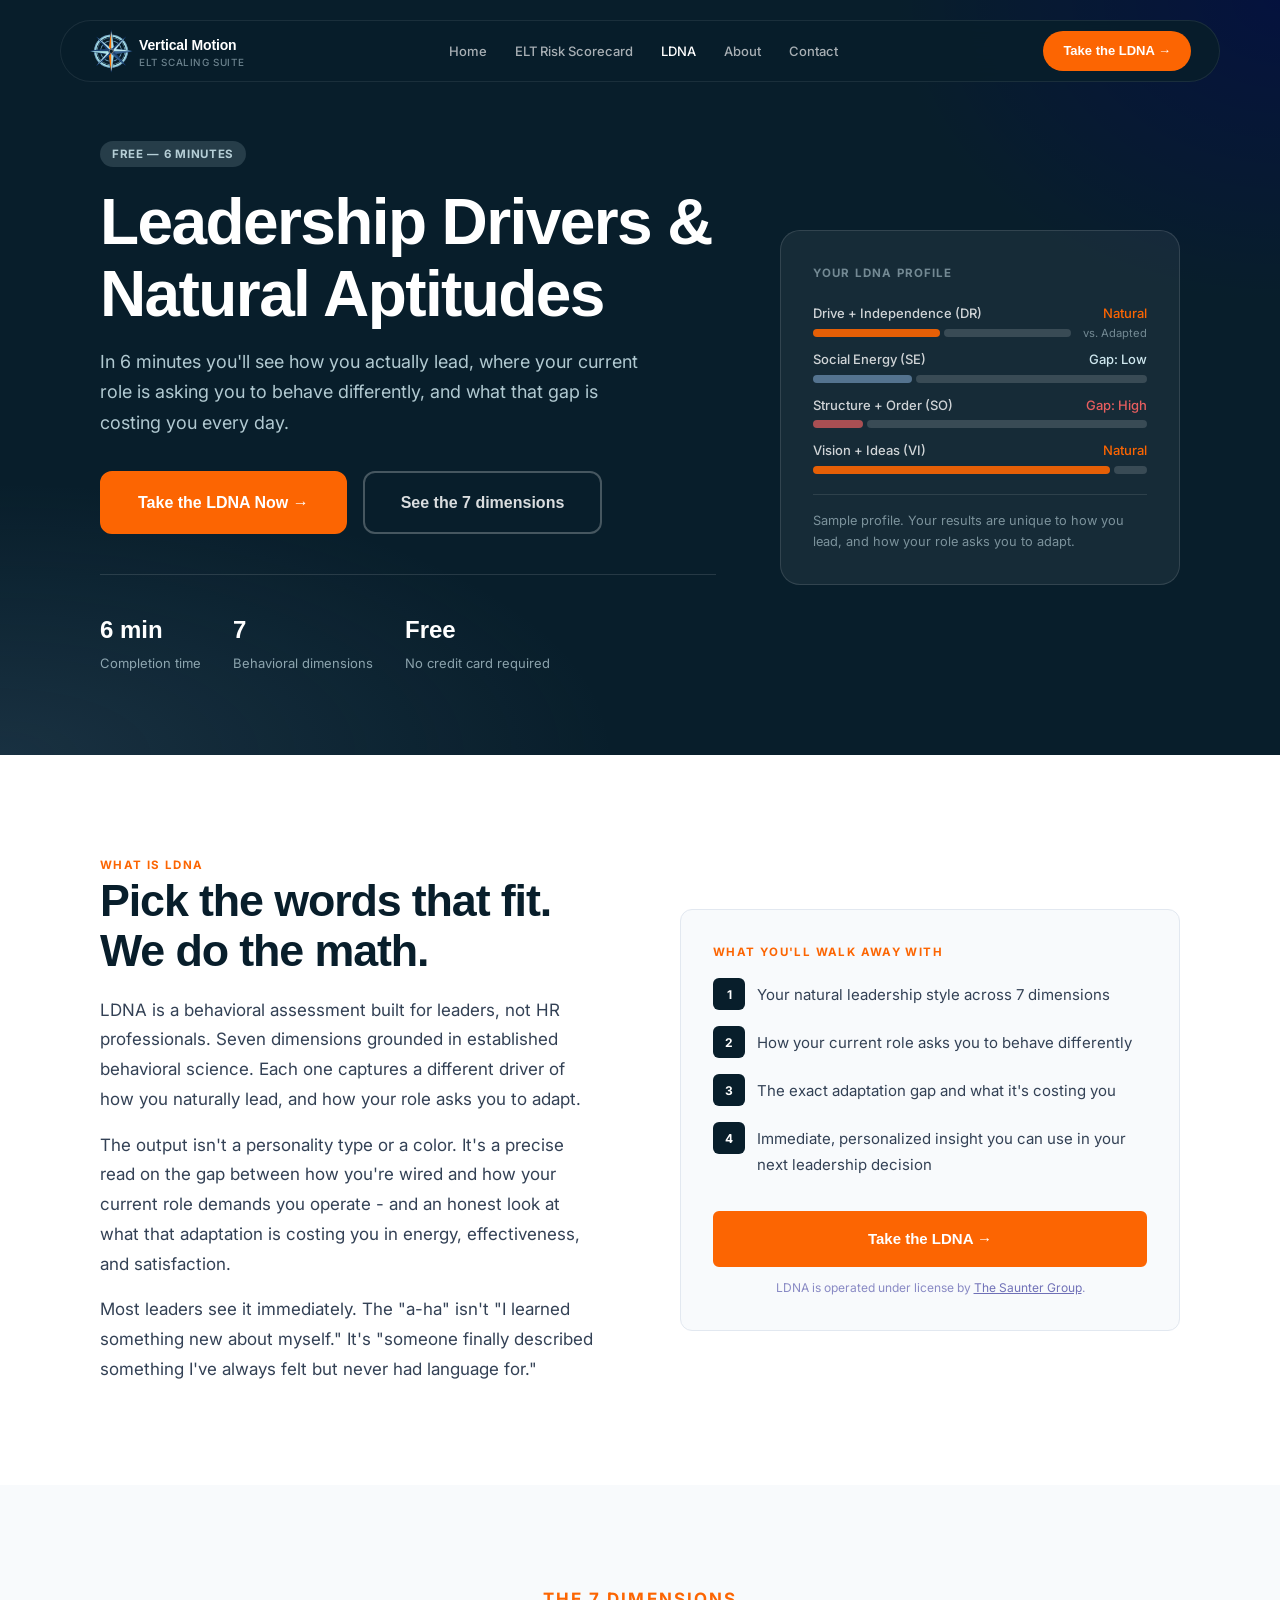
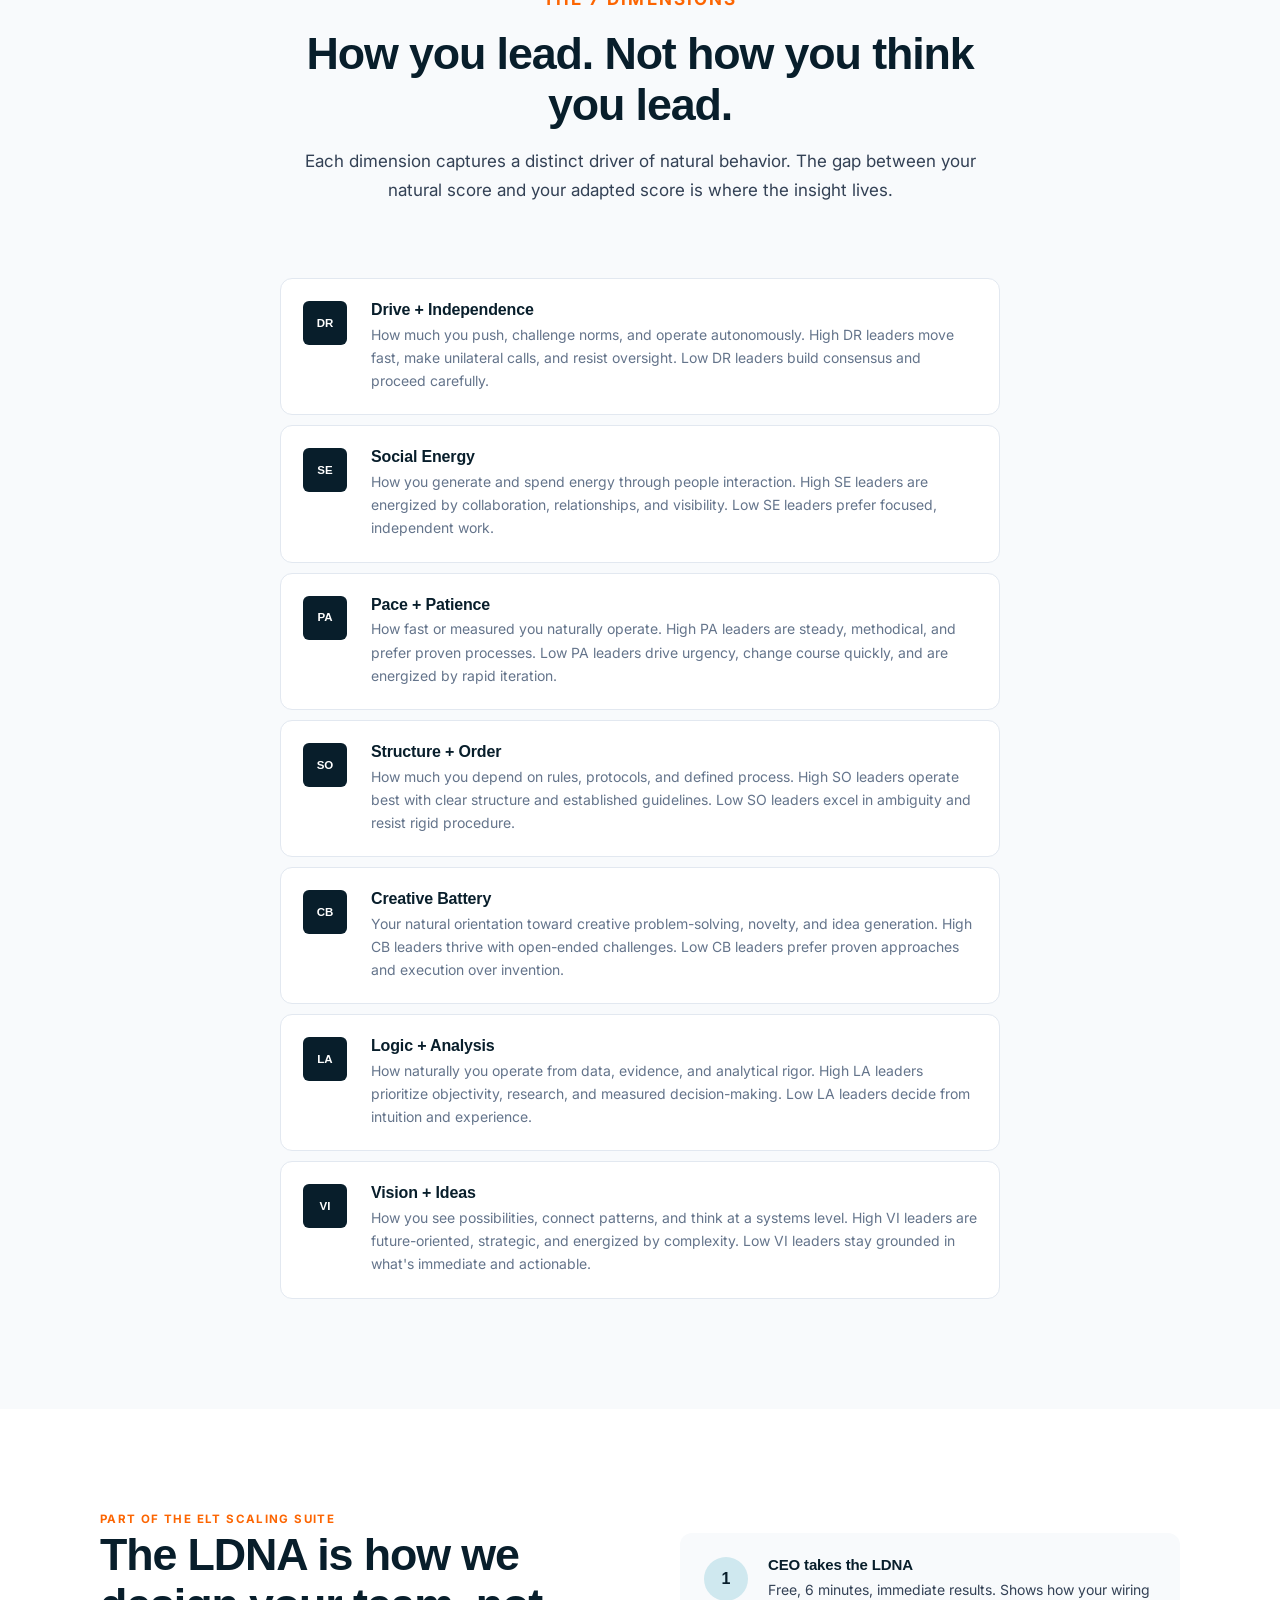
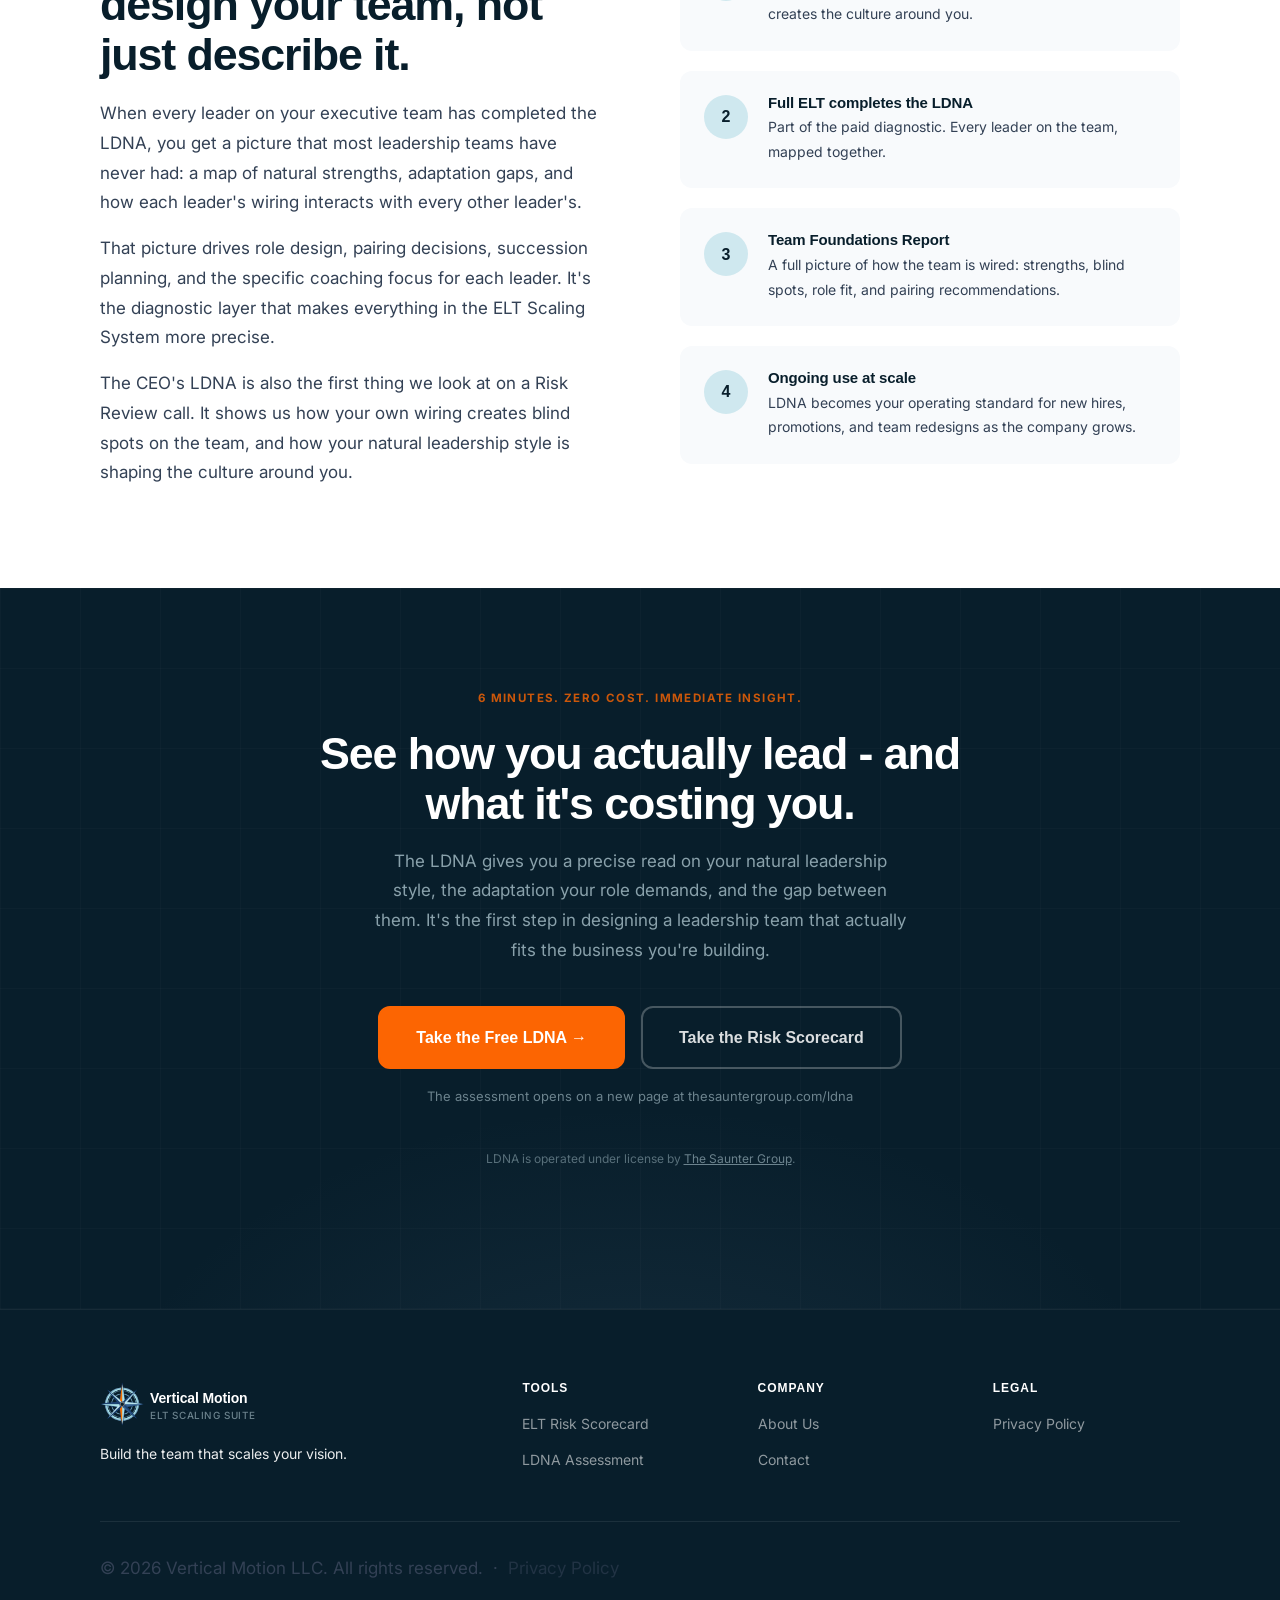
<file: ldna.html>
<!DOCTYPE html>
<html lang="en">
<head>
  <meta charset="UTF-8">
  <meta name="viewport" content="width=device-width, initial-scale=1.0">
  <title>LDNA Assessment | Vertical Motion</title>
  <meta name="description" content="In 6 minutes, see how you actually lead, where your role asks you to adapt, and what that gap costs you every day. Free behavioral assessment.">
  <link rel="canonical" href="https://vmleader.com/ldna.html">
  <meta property="og:title" content="LDNA Assessment | Vertical Motion">
  <meta property="og:description" content="In 6 minutes, see how you actually lead, where your role asks you to adapt, and what that gap costs you every day. Free behavioral assessment.">
  <meta property="og:type" content="website">
  <meta property="og:url" content="https://vmleader.com/ldna.html">
  <meta property="og:image" content="https://vmleader.com/assets/og/ldna-og.png">
  <meta property="og:image:width" content="1200">
  <meta property="og:image:height" content="630">
  <meta property="og:image:alt" content="LDNA Assessment - Leadership Drivers and Natural Aptitudes. Free, 6 minutes.">
  <meta property="og:site_name" content="Vertical Motion ELT Scaling Suite">
  <meta name="twitter:card" content="summary_large_image">
  <meta name="twitter:title" content="LDNA Assessment | Vertical Motion">
  <meta name="twitter:description" content="In 6 minutes, see how you actually lead, where your role asks you to adapt, and what that gap costs you every day. Free behavioral assessment.">
  <meta name="twitter:image" content="https://vmleader.com/assets/og/ldna-og.png">
  <meta name="twitter:image:alt" content="LDNA Assessment - Leadership Drivers and Natural Aptitudes. Free, 6 minutes.">
  <script type="application/ld+json">
{"@context":"https://schema.org","@graph":[{"@type":"Service","name":"Leadership Drivers and Natural Aptitudes (LDNA) Assessment","description":"A free 6-minute behavioral assessment revealing how you naturally lead across 7 dimensions, where your role demands adaptation, and what that gap costs you.","provider":{"@type":"Organization","name":"Vertical Motion","url":"https://vmleader.com"},"offers":{"@type":"Offer","price":"0","priceCurrency":"USD","availability":"https://schema.org/InStock"},"serviceType":"Leadership Behavioral Assessment","url":"https://vmleader.com/ldna.html"},{"@type":"FAQPage","mainEntity":[{"@type":"Question","name":"What are the 7 LDNA dimensions?","acceptedAnswer":{"@type":"Answer","text":"Drive and Independence (DR), Social Energy (SE), Pace and Patience (PA), Structure and Order (SO), Creative Battery (CB), Logic and Analysis (LA), and Vision and Ideas (VI)."}},{"@type":"Question","name":"What is adaptive load?","acceptedAnswer":{"@type":"Answer","text":"Adaptive load is the energy spent adapting your natural style to meet role demands. A large gap indicates high adaptive load, which shows up as exhaustion, disengagement, and leadership inconsistency."}},{"@type":"Question","name":"How long does the LDNA take?","acceptedAnswer":{"@type":"Answer","text":"Approximately 6 minutes. Results are immediate and personalized."}}]}]}
  </script>
  <link rel="stylesheet" href="styles.css">
  <link rel="icon" type="image/png" href="logo.png">
  <style>
    @media (max-width: 880px) { .ldna-dim { gap: 16px; } }
    @media (max-width: 480px) { .ldna-dim-code { width: 44px; height: 44px; font-size: 0.9375rem; } }
  </style>
</head>
<body>
<nav id="main-nav">
  <div class="nav-inner">
    <a href="index.html" class="nav-logo">
      <img src="logo.png" alt="Vertical Motion logo" width="40" height="40">
      <div class="nav-logo-text"><span class="brand">Vertical Motion</span><span class="tagline">ELT Scaling Suite</span></div>
    </a>
    <div class="nav-links" id="nav-links">
      <a href="index.html">Home</a>
      <a href="scorecard.html">ELT Risk Scorecard</a>
      <a href="ldna.html" class="active">LDNA</a>
      <a href="about.html">About</a>
      <a href="contact.html">Contact</a>
    </div>
    <a href="https://thesauntergroup.com/ldna/" target="_blank" rel="noopener" class="btn-nav-cta">Take the LDNA &rarr;</a>
    <button class="nav-hamburger" id="nav-hamburger" aria-label="Open menu"><span></span><span></span><span></span></button>
  </div>
</nav>
<div style="background:var(--navy); padding:140px 0 80px; position:relative; overflow:hidden;">
  <div style="position:absolute; inset:0; background:radial-gradient(ellipse 80% 60% at 0% 100%, rgba(91,124,153,0.2) 0%, transparent 60%), radial-gradient(ellipse 60% 80% at 100% 0%, rgba(0,0,90,0.4) 0%, transparent 50%); pointer-events:none;"></div>
  <div class="container">
    <div class="split-grid" style="display:grid; grid-template-columns:1fr 400px; gap:64px; align-items:center; position:relative; z-index:1;">
      <div>
        <span class="badge" style="background:rgba(207,232,239,0.15); color:rgba(207,232,239,0.85); margin-bottom:20px;">Free &mdash; 6 Minutes</span>
        <h1 style="color:white; margin-bottom:16px;">Leadership Drivers &amp; Natural Aptitudes</h1>
        <p style="color:rgba(207,232,239,0.85); font-size:1.125rem; line-height:1.7; margin-bottom:32px; max-width:560px;">In 6 minutes you'll see how you actually lead, where your current role is asking you to behave differently, and what that gap is costing you every day.</p>
        <div style="display:flex; gap:16px; flex-wrap:wrap;">
          <a href="https://thesauntergroup.com/ldna/" target="_blank" rel="noopener" class="btn btn-primary btn-lg">Take the LDNA Now &rarr;</a>
          <a href="#dimensions" class="btn btn-ghost-white btn-lg">See the 7 dimensions</a>
        </div>
        <div style="display:flex; gap:32px; margin-top:40px; padding-top:36px; border-top:1px solid rgba(255,255,255,0.12); flex-wrap:wrap;">
          <div><strong style="display:block; font-family:var(--font-head); font-size:1.5rem; color:white;">6 min</strong><span style="font-size:0.8125rem; color:rgba(207,232,239,0.65);">Completion time</span></div>
          <div><strong style="display:block; font-family:var(--font-head); font-size:1.5rem; color:white;">7</strong><span style="font-size:0.8125rem; color:rgba(207,232,239,0.65);">Behavioral dimensions</span></div>
          <div><strong style="display:block; font-family:var(--font-head); font-size:1.5rem; color:white;">Free</strong><span style="font-size:0.8125rem; color:rgba(207,232,239,0.65);">No credit card required</span></div>
        </div>
      </div>
      <div style="background:rgba(255,255,255,0.06); border:1px solid rgba(255,255,255,0.12); border-radius:var(--radius-lg); padding:32px;">
        <p style="font-size:0.72rem; font-weight:700; letter-spacing:0.1em; text-transform:uppercase; color:rgba(207,232,239,0.5); margin-bottom:20px;">Your LDNA Profile</p>
        <div style="display:flex; flex-direction:column; gap:12px;">
          <div><div style="display:flex; justify-content:space-between; font-size:0.8125rem; color:rgba(255,255,255,0.8); margin-bottom:5px; font-weight:500;"><span>Drive + Independence (DR)</span><span style="color:var(--orange);">Natural</span></div><div style="display:flex; gap:4px;"><div style="flex:1; height:8px; border-radius:4px; background:var(--orange); opacity:0.9;"></div><div style="flex:1; height:8px; border-radius:4px; background:rgba(255,255,255,0.15);"></div><div style="font-size:0.7rem; color:rgba(207,232,239,0.5); padding-left:8px; line-height:8px;">vs. Adapted</div></div></div>
          <div><div style="display:flex; justify-content:space-between; font-size:0.8125rem; color:rgba(255,255,255,0.8); margin-bottom:5px; font-weight:500;"><span>Social Energy (SE)</span><span style="color:var(--icy);">Gap: Low</span></div><div style="display:flex; gap:4px;"><div style="flex:0.6; height:8px; border-radius:4px; background:var(--slate); opacity:0.9;"></div><div style="flex:1.4; height:8px; border-radius:4px; background:rgba(255,255,255,0.15);"></div></div></div>
          <div><div style="display:flex; justify-content:space-between; font-size:0.8125rem; color:rgba(255,255,255,0.8); margin-bottom:5px; font-weight:500;"><span>Structure + Order (SO)</span><span style="color:rgba(255,100,100,0.9);">Gap: High</span></div><div style="display:flex; gap:4px;"><div style="flex:0.3; height:8px; border-radius:4px; background:rgba(255,100,100,0.7); opacity:0.9;"></div><div style="flex:1.7; height:8px; border-radius:4px; background:rgba(255,255,255,0.15);"></div></div></div>
          <div><div style="display:flex; justify-content:space-between; font-size:0.8125rem; color:rgba(255,255,255,0.8); margin-bottom:5px; font-weight:500;"><span>Vision + Ideas (VI)</span><span style="color:var(--orange);">Natural</span></div><div style="display:flex; gap:4px;"><div style="flex:1.8; height:8px; border-radius:4px; background:var(--orange); opacity:0.9;"></div><div style="flex:0.2; height:8px; border-radius:4px; background:rgba(255,255,255,0.15);"></div></div></div>
        </div>
        <div style="margin-top:20px; padding-top:16px; border-top:1px solid rgba(255,255,255,0.1);"><p style="font-size:0.8rem; color:rgba(207,232,239,0.55); margin:0; line-height:1.6;">Sample profile. Your results are unique to how you lead, and how your role asks you to adapt.</p></div>
      </div>
    </div>
  </div>
</div>
<section>
  <div class="container">
    <div class="split-grid" style="display:grid; grid-template-columns:1fr 1fr; gap:80px; align-items:center;">
      <div>
        <p class="eyebrow">What is LDNA</p>
        <h2 style="margin-bottom:20px;">Pick the words that fit. We do the math.</h2>
        <p>LDNA is a behavioral assessment built for leaders, not HR professionals. Seven dimensions grounded in established behavioral science. Each one captures a different driver of how you naturally lead, and how your role asks you to adapt.</p>
        <p style="margin-top:16px;">The output isn't a personality type or a color. It's a precise read on the gap between how you're wired and how your current role demands you operate - and an honest look at what that adaptation is costing you in energy, effectiveness, and satisfaction.</p>
        <p style="margin-top:16px;">Most leaders see it immediately. The "a-ha" isn't "I learned something new about myself." It's "someone finally described something I've always felt but never had language for."</p>
      </div>
      <div>
        <div style="padding:32px; background:var(--gray-bg); border-radius:var(--radius-md); border:1px solid var(--border);">
          <p class="eyebrow" style="margin-bottom:16px;">What you'll walk away with</p>
          <div style="display:flex; flex-direction:column; gap:16px;">
            <div style="display:flex; gap:12px; align-items:flex-start;"><div style="width:32px; height:32px; border-radius:var(--radius-sm); background:var(--navy); color:white; display:flex; align-items:center; justify-content:center; font-weight:700; font-size:0.75rem; flex-shrink:0;">1</div><p style="font-size:0.9375rem; margin:0; padding-top:4px;">Your natural leadership style across 7 dimensions</p></div>
            <div style="display:flex; gap:12px; align-items:flex-start;"><div style="width:32px; height:32px; border-radius:var(--radius-sm); background:var(--navy); color:white; display:flex; align-items:center; justify-content:center; font-weight:700; font-size:0.75rem; flex-shrink:0;">2</div><p style="font-size:0.9375rem; margin:0; padding-top:4px;">How your current role asks you to behave differently</p></div>
            <div style="display:flex; gap:12px; align-items:flex-start;"><div style="width:32px; height:32px; border-radius:var(--radius-sm); background:var(--navy); color:white; display:flex; align-items:center; justify-content:center; font-weight:700; font-size:0.75rem; flex-shrink:0;">3</div><p style="font-size:0.9375rem; margin:0; padding-top:4px;">The exact adaptation gap and what it's costing you</p></div>
            <div style="display:flex; gap:12px; align-items:flex-start;"><div style="width:32px; height:32px; border-radius:var(--radius-sm); background:var(--navy); color:white; display:flex; align-items:center; justify-content:center; font-weight:700; font-size:0.75rem; flex-shrink:0;">4</div><p style="font-size:0.9375rem; margin:0; padding-top:4px;">Immediate, personalized insight you can use in your next leadership decision</p></div>
          </div>
          <a href="https://thesauntergroup.com/ldna/" target="_blank" rel="noopener" class="btn btn-primary mt-32" style="width:100%; justify-content:center;">Take the LDNA &rarr;</a>
          <p style="color:rgba(0,0,128,0.45); font-size:0.75rem; margin-top:10px; text-align:center;">LDNA is operated under license by <a href="https://thesauntergroup.com" target="_blank" rel="noopener" style="color:rgba(0,0,128,0.55); text-decoration:underline;">The Saunter Group</a>.</p>
        </div>
      </div>
    </div>
  </div>
</section>
<section id="dimensions" class="bg-gray">
  <div class="container">
    <div class="section-head">
      <p class="eyebrow">The 7 dimensions</p>
      <h2>How you lead. Not how you think you lead.</h2>
      <p>Each dimension captures a distinct driver of natural behavior. The gap between your natural score and your adapted score is where the insight lives.</p>
    </div>
    <div style="max-width:720px; margin:0 auto;">
      <div class="ldna-dim"><div class="ldna-dim-code">DR</div><div><h4>Drive + Independence</h4><p>How much you push, challenge norms, and operate autonomously. High DR leaders move fast, make unilateral calls, and resist oversight. Low DR leaders build consensus and proceed carefully.</p></div></div>
      <div class="ldna-dim"><div class="ldna-dim-code">SE</div><div><h4>Social Energy</h4><p>How you generate and spend energy through people interaction. High SE leaders are energized by collaboration, relationships, and visibility. Low SE leaders prefer focused, independent work.</p></div></div>
      <div class="ldna-dim"><div class="ldna-dim-code">PA</div><div><h4>Pace + Patience</h4><p>How fast or measured you naturally operate. High PA leaders are steady, methodical, and prefer proven processes. Low PA leaders drive urgency, change course quickly, and are energized by rapid iteration.</p></div></div>
      <div class="ldna-dim"><div class="ldna-dim-code">SO</div><div><h4>Structure + Order</h4><p>How much you depend on rules, protocols, and defined process. High SO leaders operate best with clear structure and established guidelines. Low SO leaders excel in ambiguity and resist rigid procedure.</p></div></div>
      <div class="ldna-dim"><div class="ldna-dim-code">CB</div><div><h4>Creative Battery</h4><p>Your natural orientation toward creative problem-solving, novelty, and idea generation. High CB leaders thrive with open-ended challenges. Low CB leaders prefer proven approaches and execution over invention.</p></div></div>
      <div class="ldna-dim"><div class="ldna-dim-code">LA</div><div><h4>Logic + Analysis</h4><p>How naturally you operate from data, evidence, and analytical rigor. High LA leaders prioritize objectivity, research, and measured decision-making. Low LA leaders decide from intuition and experience.</p></div></div>
      <div class="ldna-dim"><div class="ldna-dim-code">VI</div><div><h4>Vision + Ideas</h4><p>How you see possibilities, connect patterns, and think at a systems level. High VI leaders are future-oriented, strategic, and energized by complexity. Low VI leaders stay grounded in what's immediate and actionable.</p></div></div>
    </div>
  </div>
</section>
<section>
  <div class="container">
    <div class="split-grid" style="display:grid; grid-template-columns:1fr 1fr; gap:80px; align-items:center;">
      <div>
        <p class="eyebrow">Part of the ELT Scaling Suite</p>
        <h2 style="margin-bottom:20px;">The LDNA is how we design your team, not just describe it.</h2>
        <p>When every leader on your executive team has completed the LDNA, you get a picture that most leadership teams have never had: a map of natural strengths, adaptation gaps, and how each leader's wiring interacts with every other leader's.</p>
        <p style="margin-top:16px;">That picture drives role design, pairing decisions, succession planning, and the specific coaching focus for each leader. It's the diagnostic layer that makes everything in the ELT Scaling System more precise.</p>
        <p style="margin-top:16px;">The CEO's LDNA is also the first thing we look at on a Risk Review call. It shows us how your own wiring creates blind spots on the team, and how your natural leadership style is shaping the culture around you.</p>
      </div>
      <div>
        <div style="display:flex; flex-direction:column; gap:20px;">
          <div style="display:flex; gap:20px; padding:24px; background:var(--gray-bg); border-radius:var(--radius-md); align-items:flex-start;"><div style="width:44px; height:44px; border-radius:50%; background:var(--icy); display:flex; align-items:center; justify-content:center; font-weight:700; color:var(--navy); font-family:var(--font-head); flex-shrink:0;">1</div><div><h4 style="font-size:0.9375rem; margin-bottom:4px;">CEO takes the LDNA</h4><p style="font-size:0.875rem; margin:0;">Free, 6 minutes, immediate results. Shows how your wiring creates the culture around you.</p></div></div>
          <div style="display:flex; gap:20px; padding:24px; background:var(--gray-bg); border-radius:var(--radius-md); align-items:flex-start;"><div style="width:44px; height:44px; border-radius:50%; background:var(--icy); display:flex; align-items:center; justify-content:center; font-weight:700; color:var(--navy); font-family:var(--font-head); flex-shrink:0;">2</div><div><h4 style="font-size:0.9375rem; margin-bottom:4px;">Full ELT completes the LDNA</h4><p style="font-size:0.875rem; margin:0;">Part of the paid diagnostic. Every leader on the team, mapped together.</p></div></div>
          <div style="display:flex; gap:20px; padding:24px; background:var(--gray-bg); border-radius:var(--radius-md); align-items:flex-start;"><div style="width:44px; height:44px; border-radius:50%; background:var(--icy); display:flex; align-items:center; justify-content:center; font-weight:700; color:var(--navy); font-family:var(--font-head); flex-shrink:0;">3</div><div><h4 style="font-size:0.9375rem; margin-bottom:4px;">Team Foundations Report</h4><p style="font-size:0.875rem; margin:0;">A full picture of how the team is wired: strengths, blind spots, role fit, and pairing recommendations.</p></div></div>
          <div style="display:flex; gap:20px; padding:24px; background:var(--gray-bg); border-radius:var(--radius-md); align-items:flex-start;"><div style="width:44px; height:44px; border-radius:50%; background:var(--icy); display:flex; align-items:center; justify-content:center; font-weight:700; color:var(--navy); font-family:var(--font-head); flex-shrink:0;">4</div><div><h4 style="font-size:0.9375rem; margin-bottom:4px;">Ongoing use at scale</h4><p style="font-size:0.875rem; margin:0;">LDNA becomes your operating standard for new hires, promotions, and team redesigns as the company grows.</p></div></div>
        </div>
      </div>
    </div>
  </div>
</section>
<section class="cta-section">
  <div class="container">
    <p class="eyebrow">6 minutes. Zero cost. Immediate insight.</p>
    <h2>See how you actually lead - and what it's costing you.</h2>
    <p>The LDNA gives you a precise read on your natural leadership style, the adaptation your role demands, and the gap between them. It's the first step in designing a leadership team that actually fits the business you're building.</p>
    <div class="cta-actions">
      <a href="https://thesauntergroup.com/ldna/" target="_blank" rel="noopener" class="btn btn-primary btn-lg">Take the Free LDNA &rarr;</a>
      <a href="scorecard.html" class="btn btn-ghost-white btn-lg">Take the Risk Scorecard</a>
    </div>
    <p style="color:rgba(207,232,239,0.5); font-size:0.8125rem; margin-top:16px;">The assessment opens on a new page at thesauntergroup.com/ldna</p>
    <p style="color:rgba(207,232,239,0.4); font-size:0.75rem; margin-top:8px;">LDNA is operated under license by <a href="https://thesauntergroup.com" target="_blank" rel="noopener" style="color:rgba(207,232,239,0.5); text-decoration:underline;">The Saunter Group</a>.</p>
  </div>
</section>
<footer>
  <div class="container">
    <div class="footer-grid">
      <div class="footer-brand">
        <div class="nav-logo" style="margin-bottom:16px;"><img src="logo.png" alt="Vertical Motion"><div class="nav-logo-text"><span class="brand" style="color:white;">Vertical Motion</span><span class="tagline">ELT Scaling Suite</span></div></div>
        <p>Build the team that scales your vision.</p>
      </div>
      <div class="footer-col"><h5>Tools</h5><ul><li><a href="scorecard.html">ELT Risk Scorecard</a></li><li><a href="ldna.html">LDNA Assessment</a></li></ul></div>
      <div class="footer-col"><h5>Company</h5><ul><li><a href="about.html">About Us</a></li><li><a href="contact.html">Contact</a></li></ul></div>
      <div class="footer-col"><h5>Legal</h5><ul><li><a href="privacy.html">Privacy Policy</a></li></ul></div>
    </div>
    <div class="footer-bottom">
      <p>&copy; 2026 Vertical Motion LLC. All rights reserved. &nbsp;&middot;&nbsp; <a href="privacy.html" style="color:inherit; opacity:0.6;">Privacy Policy</a></p>
    </div>
  </div>
</footer>
<script>
const nav = document.getElementById('main-nav');
window.addEventListener('scroll', () => nav.classList.toggle('scrolled', window.scrollY > 20));
document.getElementById('nav-hamburger').addEventListener('click', () => {
  document.getElementById('nav-links').classList.toggle('open');
});
</script>
</body>
</html>
</file>
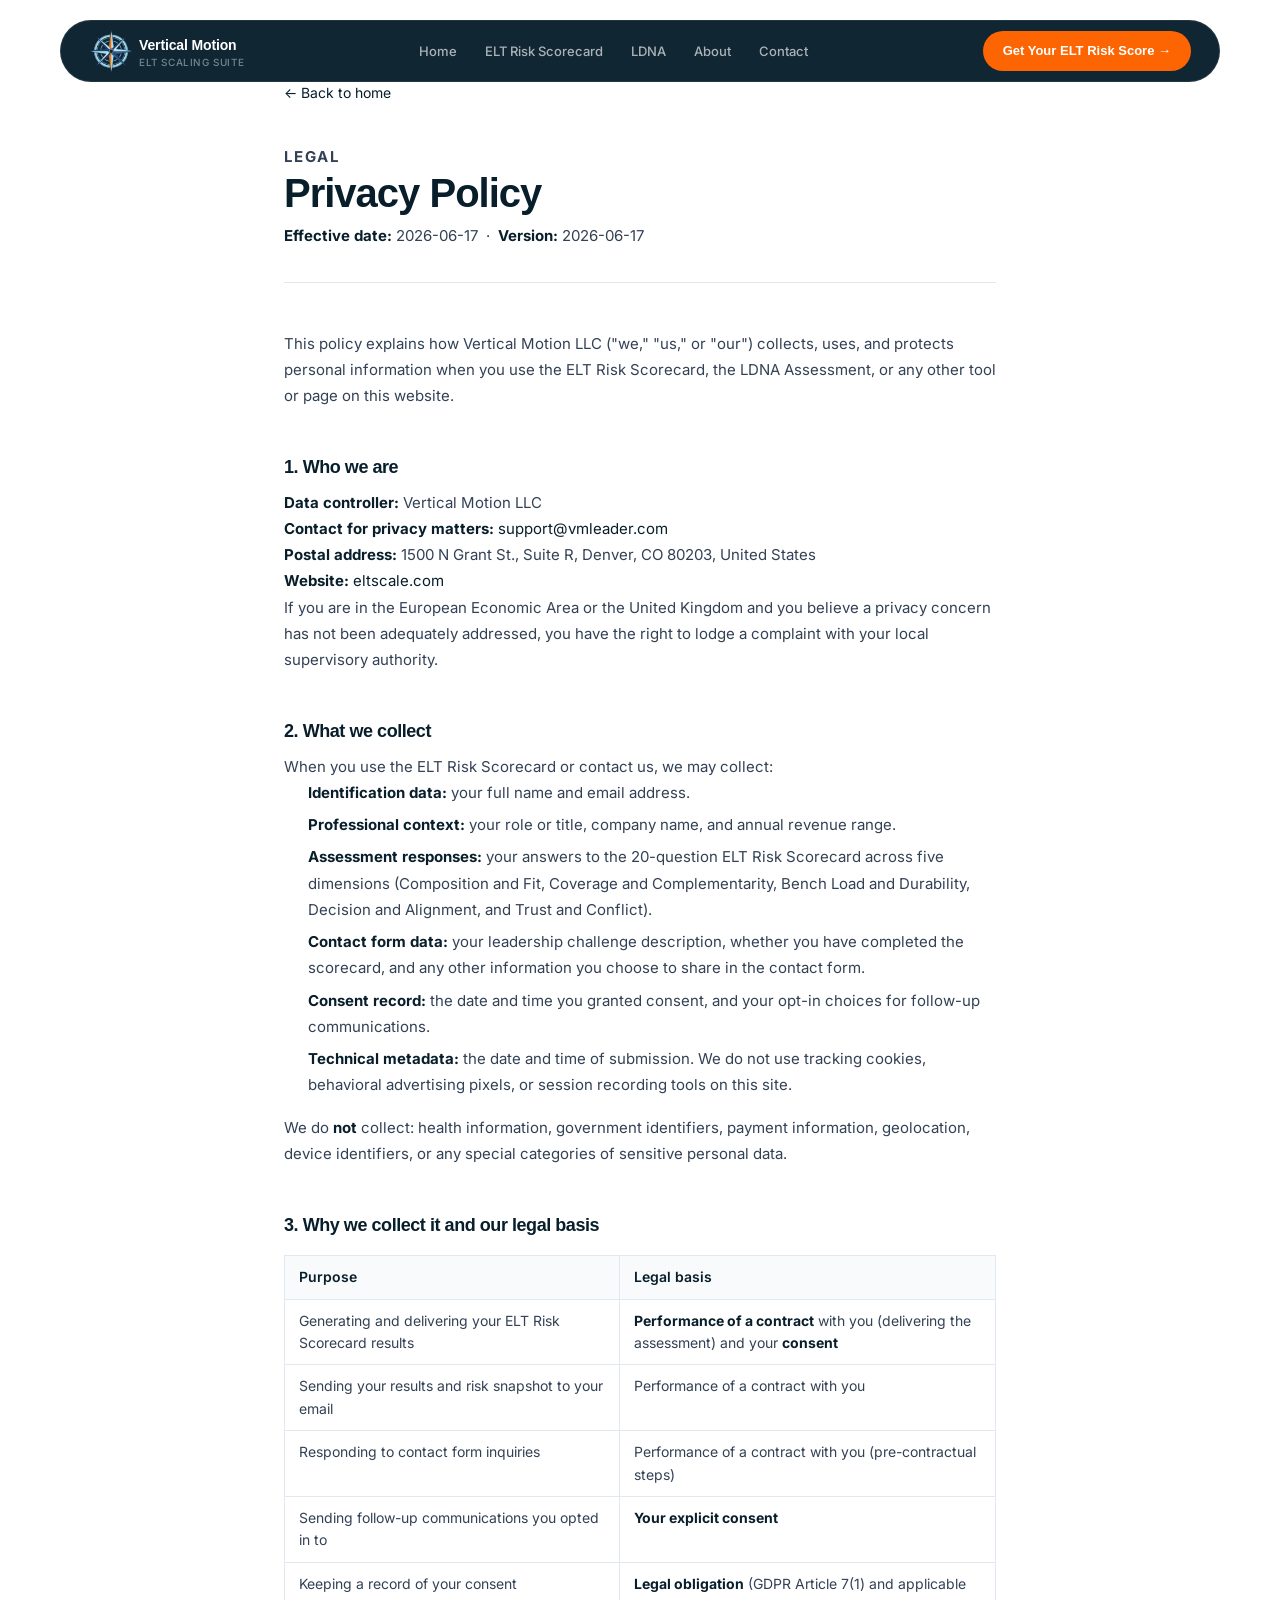
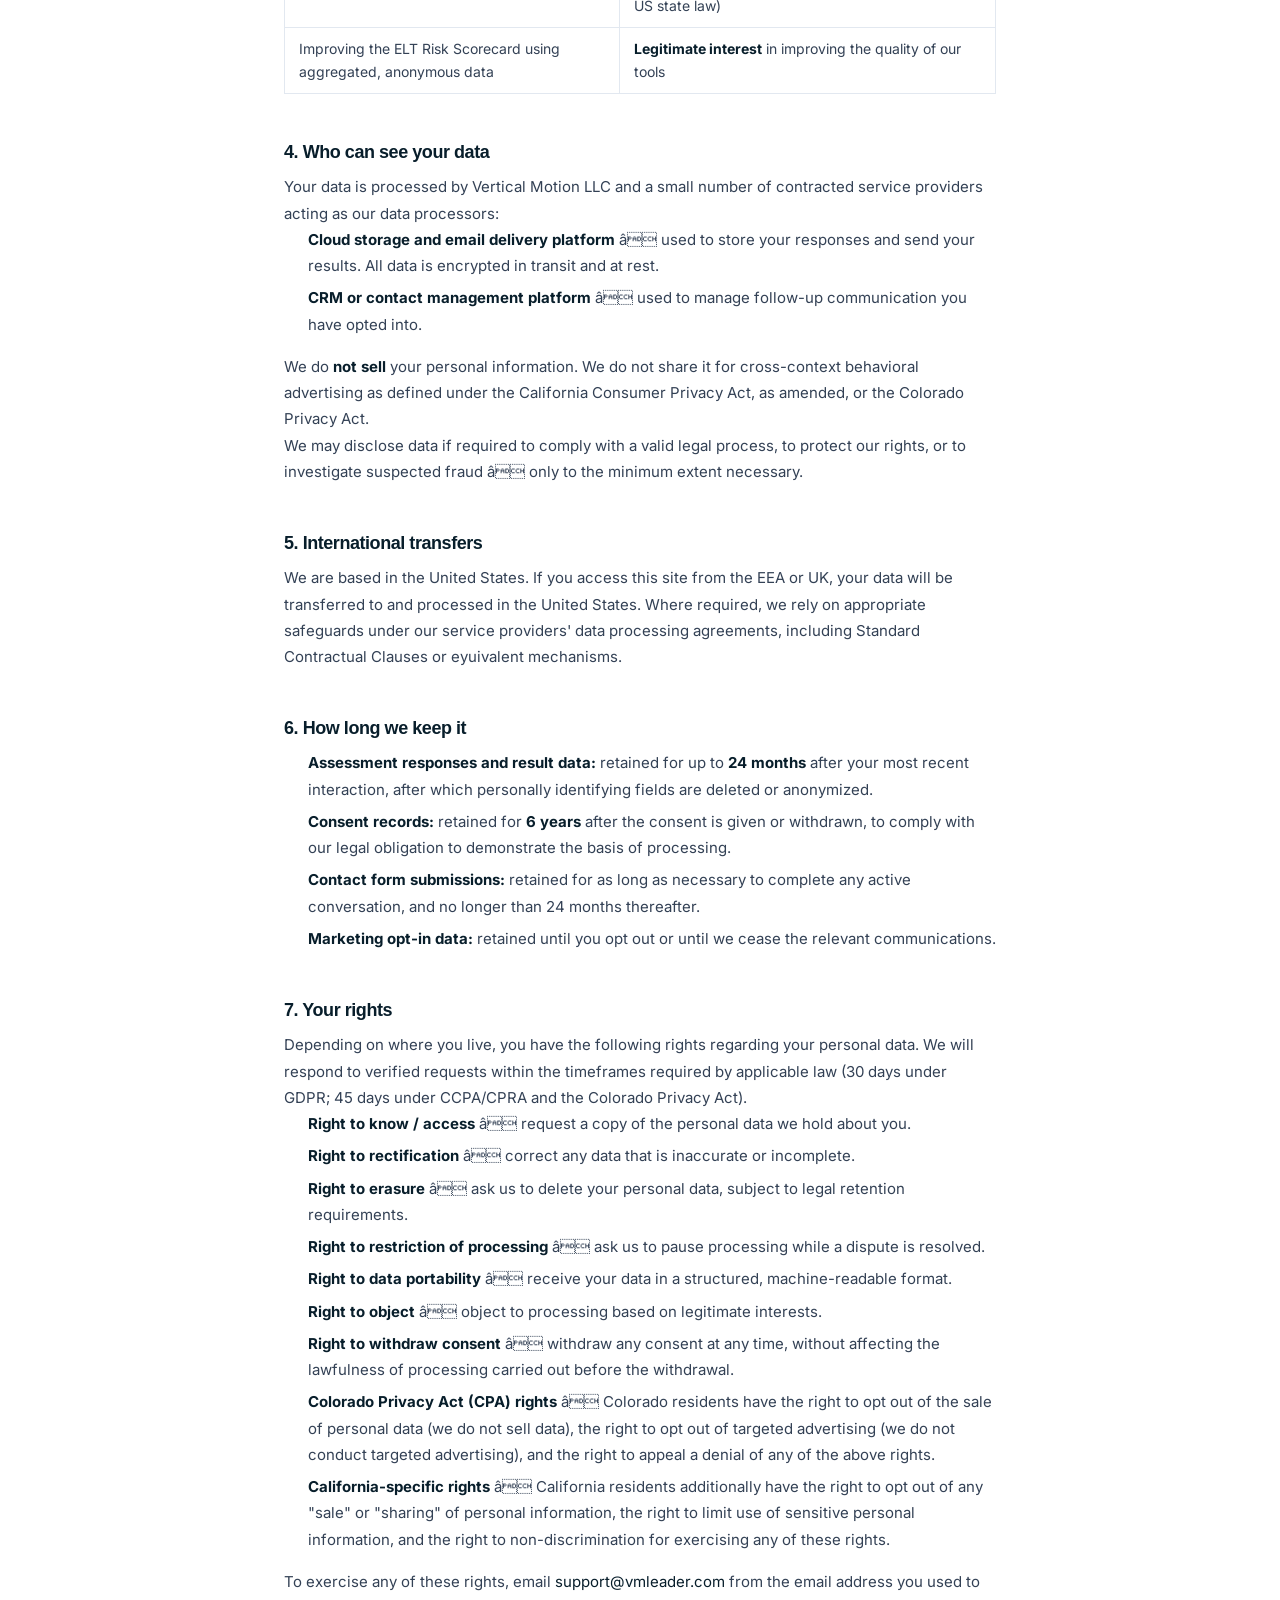
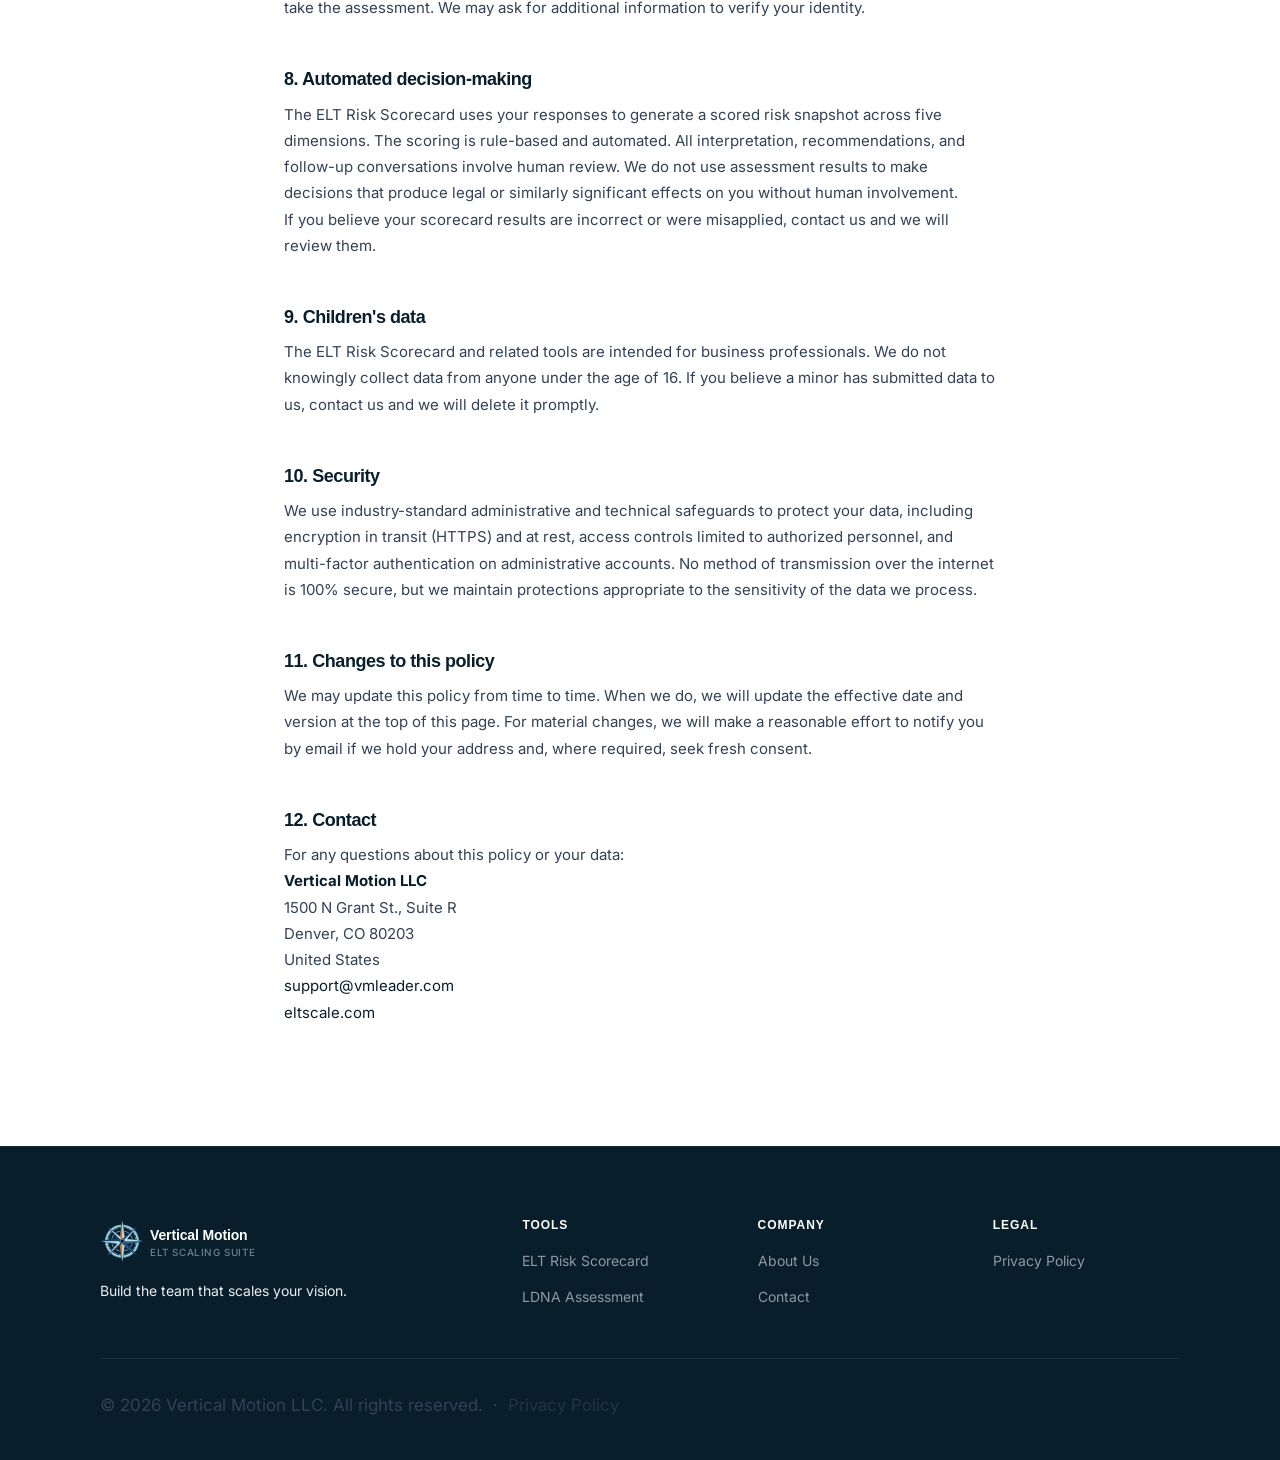
<file: privacy.html>
<!DOCTYPE html>
<html lang="en">
<head>
  <meta charset="UTF-8">
  <meta name="viewport" content="width=device-width, initial-scale=1.0">
  <title>Privacy Policy | Vertical Motion</title>
  <meta name="description" content="Privacy policy for the Vertical Motion ELT Scaling Suite â how we collect, use, and protect your data when you take the ELT Risk Scorecard.">
  <link rel="canonical" href="https://eltscale.com/privacy.html">
  <meta name="robots" content="noindex">
  <link rel="stylesheet" href="styles.css">
  <link rel="icon" type="image/png" href="logo.png">
  <style>
    .legal-wrap {
      max-width: 760px;
      margin: 0 auto;
      padding: 80px 24px 120px;
    }
    .legal-wrap h1 {
      font-size: clamp(1.75rem, 4vw, 2.5rem);
      margin-bottom: 8px;
    }
    .legal-meta {
      font-size: 0.875rem;
      color: var(--ink-mid);
      margin-bottom: 48px;
      padding-bottom: 32px;
      border-bottom: 1px solid var(--border);
    }
    .legal-wrap h2 {
      font-size: 1.125rem;
      margin-top: 48px;
      margin-bottom: 12px;
      color: var(--ink);
    }
    .legal-wrap h3 {
      font-size: 1rem;
      margin-top: 28px;
      margin-bottom: 8px;
      color: var(--ink);
    }
    .legal-wrap p, .legal-wrap li {
      font-size: 0.9375rem;
      line-height: 1.75;
      color: var(--ink-mid);
    }
    .legal-wrap ul, .legal-wrap ol {
      padding-left: 24px;
      margin-bottom: 16px;
    }
    .legal-wrap li { margin-bottom: 6px; }
    .legal-wrap a { color: var(--navy); }
    .legal-wrap strong { color: var(--ink); }
    .legal-table {
      width: 100%;
      border-collapse: collapse;
      margin: 20px 0 28px;
      font-size: 0.875rem;
    }
    .legal-table th {
      background: var(--gray-bg);
      text-align: left;
      padding: 10px 14px;
      font-weight: 600;
      color: var(--ink);
      border: 1px solid var(--border);
    }
    .legal-table td {
      padding: 10px 14px;
      border: 1px solid var(--border);
      color: var(--ink-mid);
      vertical-align: top;
    }
    .back-link {
      display: inline-flex;
      align-items: center;
      gap: 6px;
      font-size: 0.875rem;
      color: var(--ink-mid);
      text-decoration: none;
      margin-bottom: 40px;
    }
    .back-link:hover { color: var(--navy); }
    @media (max-width: 480px) {
      .legal-table { font-size: 0.8125rem; }
      .legal-table th, .legal-table td { padding: 8px 10px; }
    }
  </style>
</head>
<body>

<!-- NAV -->
<nav id="main-nav">
  <div class="nav-inner">
    <a href="index.html" class="nav-logo">
      <img src="logo.png" alt="Vertical Motion logo" width="40" height="40">
      <div class="nav-logo-text">
        <span class="brand">Vertical Motion</span>
        <span class="tagline">ELT Scaling Suite</span>
      </div>
    </a>
    <div class="nav-links" id="nav-links">
      <a href="index.html">Home</a>
      <a href="scorecard.html">ELT Risk Scorecard</a>
      <a href="ldna.html">LDNA</a>
      <a href="about.html">About</a>
      <a href="contact.html">Contact</a>
    </div>
    <a href="scorecard.html" class="btn-nav-cta">Get Your ELT Risk Score &rarr;</a>
    <button class="nav-hamburger" id="nav-hamburger" aria-label="Open menu">
      <span></span><span></span><span></span>
    </button>
  </div>
</nav>

<!-- CONTENT -->
<main>
  <div class="legal-wrap">
    <a href="index.html" class="back-link">&larr; Back to home</a>

    <p class="eyebrow">Legal</p>
    <h1>Privacy Policy</h1>
    <p class="legal-meta">
      <strong>Effective date:</strong> 2026-06-17 &nbsp;&middot;&nbsp; <strong>Version:</strong> 2026-06-17
    </p>

    <p>This policy explains how Vertical Motion LLC ("we," "us," or "our") collects, uses, and protects personal information when you use the ELT Risk Scorecard, the LDNA Assessment, or any other tool or page on this website.</p>

    <h2>1. Who we are</h2>
    <p>
      <strong>Data controller:</strong> Vertical Motion LLC<br>
      <strong>Contact for privacy matters:</strong> <a href="mailto:support@vmleader.com">support@vmleader.com</a><br>
      <strong>Postal address:</strong> 1500 N Grant St., Suite R, Denver, CO 80203, United States<br>
      <strong>Website:</strong> <a href="https://eltscale.com">eltscale.com</a>
    </p>
    <p>If you are in the European Economic Area or the United Kingdom and you believe a privacy concern has not been adequately addressed, you have the right to lodge a complaint with your local supervisory authority.</p>

    <h2>2. What we collect</h2>
    <p>When you use the ELT Risk Scorecard or contact us, we may collect:</p>
    <ul>
      <li><strong>Identification data:</strong> your full name and email address.</li>
      <li><strong>Professional context:</strong> your role or title, company name, and annual revenue range.</li>
      <li><strong>Assessment responses:</strong> your answers to the 20-question ELT Risk Scorecard across five dimensions (Composition and Fit, Coverage and Complementarity, Bench Load and Durability, Decision and Alignment, and Trust and Conflict).</li>
      <li><strong>Contact form data:</strong> your leadership challenge description, whether you have completed the scorecard, and any other information you choose to share in the contact form.</li>
      <li><strong>Consent record:</strong> the date and time you granted consent, and your opt-in choices for follow-up communications.</li>
      <li><strong>Technical metadata:</strong> the date and time of submission. We do not use tracking cookies, behavioral advertising pixels, or session recording tools on this site.</li>
    </ul>
    <p>We do <strong>not</strong> collect: health information, government identifiers, payment information, geolocation, device identifiers, or any special categories of sensitive personal data.</p>

    <h2>3. Why we collect it and our legal basis</h2>
    <table class="legal-table">
      <thead>
        <tr>
          <th>Purpose</th>
          <th>Legal basis</th>
        </tr>
      </thead>
      <tbody>
        <tr>
          <td>Generating and delivering your ELT Risk Scorecard results</td>
          <td><strong>Performance of a contract</strong> with you (delivering the assessment) and your <strong>consent</strong></td>
        </tr>
        <tr>
          <td>Sending your results and risk snapshot to your email</td>
          <td>Performance of a contract with you</td>
        </tr>
        <tr>
          <td>Responding to contact form inquiries</td>
          <td>Performance of a contract with you (pre-contractual steps)</td>
        </tr>
        <tr>
          <td>Sending follow-up communications you opted in to</td>
          <td><strong>Your explicit consent</strong></td>
        </tr>
        <tr>
          <td>Keeping a record of your consent</td>
          <td><strong>Legal obligation</strong> (GDPR Article 7(1) and applicable US state law)</td>
        </tr>
        <tr>
          <td>Improving the ELT Risk Scorecard using aggregated, anonymous data</td>
          <td><strong>Legitimate interest</strong> in improving the quality of our tools</td>
        </tr>
      </tbody>
    </table>

    <h2>4. Who can see your data</h2>
    <p>Your data is processed by Vertical Motion LLC and a small number of contracted service providers acting as our data processors:</p>
    <ul>
      <li><strong>Cloud storage and email delivery platform</strong> â used to store your responses and send your results. All data is encrypted in transit and at rest.</li>
      <li><strong>CRM or contact management platform</strong> â used to manage follow-up communication you have opted into.</li>
    </ul>
    <p>We do <strong>not sell</strong> your personal information. We do not share it for cross-context behavioral advertising as defined under the California Consumer Privacy Act, as amended, or the Colorado Privacy Act.</p>
    <p>We may disclose data if required to comply with a valid legal process, to protect our rights, or to investigate suspected fraud â only to the minimum extent necessary.</p>

    <h2>5. International transfers</h2>
    <p>We are based in the United States. If you access this site from the EEA or UK, your data will be transferred to and processed in the United States. Where required, we rely on appropriate safeguards under our service providers' data processing agreements, including Standard Contractual Clauses or eyuivalent mechanisms.</p>

    <h2>6. How long we keep it</h2>
    <ul>
      <li><strong>Assessment responses and result data:</strong> retained for up to <strong>24 months</strong> after your most recent interaction, after which personally identifying fields are deleted or anonymized.</li>
      <li><strong>Consent records:</strong> retained for <strong>6 years</strong> after the consent is given or withdrawn, to comply with our legal obligation to demonstrate the basis of processing.</li>
      <li><strong>Contact form submissions:</strong> retained for as long as necessary to complete any active conversation, and no longer than 24 months thereafter.</li>
      <li><strong>Marketing opt-in data:</strong> retained until you opt out or until we cease the relevant communications.</li>
    </ul>

    <h2>7. Your rights</h2>
    <p>Depending on where you live, you have the following rights regarding your personal data. We will respond to verified requests within the timeframes required by applicable law (30 days under GDPR; 45 days under CCPA/CPRA and the Colorado Privacy Act).</p>
    <ul>
      <li><strong>Right to know / access</strong> â request a copy of the personal data we hold about you.</li>
      <li><strong>Right to rectification</strong> â correct any data that is inaccurate or incomplete.</li>
      <li><strong>Right to erasure</strong> â ask us to delete your personal data, subject to legal retention requirements.</li>
      <li><strong>Right to restriction of processing</strong> â ask us to pause processing while a dispute is resolved.</li>
      <li><strong>Right to data portability</strong> â receive your data in a structured, machine-readable format.</li>
      <li><strong>Right to object</strong> â object to processing based on legitimate interests.</li>
      <li><strong>Right to withdraw consent</strong> â withdraw any consent at any time, without affecting the lawfulness of processing carried out before the withdrawal.</li>
      <li><strong>Colorado Privacy Act (CPA) rights</strong> â Colorado residents have the right to opt out of the sale of personal data (we do not sell data), the right to opt out of targeted advertising (we do not conduct targeted advertising), and the right to appeal a denial of any of the above rights.</li>
      <li><strong>California-specific rights</strong> â California residents additionally have the right to opt out of any "sale" or "sharing" of personal information, the right to limit use of sensitive personal information, and the right to non-discrimination for exercising any of these rights.</li>
    </ul>
    <p>To exercise any of these rights, email <a href="mailto:support@vmleader.com">support@vmleader.com</a> from the email address you used to take the assessment. We may ask for additional information to verify your identity.</p>

    <h2>8. Automated decision-making</h2>
    <p>The ELT Risk Scorecard uses your responses to generate a scored risk snapshot across five dimensions. The scoring is rule-based and automated. All interpretation, recommendations, and follow-up conversations involve human review. We do not use assessment results to make decisions that produce legal or similarly significant effects on you without human involvement.</p>
    <p>If you believe your scorecard results are incorrect or were misapplied, contact us and we will review them.</p>

    <h2>9. Children's data</h2>
    <p>The ELT Risk Scorecard and related tools are intended for business professionals. We do not knowingly collect data from anyone under the age of 16. If you believe a minor has submitted data to us, contact us and we will delete it promptly.</p>

    <h2>10. Security</h2>
    <p>We use industry-standard administrative and technical safeguards to protect your data, including encryption in transit (HTTPS) and at rest, access controls limited to authorized personnel, and multi-factor authentication on administrative accounts. No method of transmission over the internet is 100% secure, but we maintain protections appropriate to the sensitivity of the data we process.</p>

    <h2>11. Changes to this policy</h2>
    <p>We may update this policy from time to time. When we do, we will update the effective date and version at the top of this page. For material changes, we will make a reasonable effort to notify you by email if we hold your address and, where required, seek fresh consent.</p>

    <h2>12. Contact</h2>
    <p>For any questions about this policy or your data:</p>
    <p>
      <strong>Vertical Motion LLC</strong><br>
      1500 N Grant St., Suite R<br>
      Denver, CO 80203<br>
      United States<br>
      <a href="mailto:support@vmleader.com">support@vmleader.com</a><br>
      <a href="https://eltscale.com">eltscale.com</a>
    </p>
  </div>
</main>

<!-- FOOTER -->
<footer>
  <div class="container">
    <div class="footer-grid">
      <div class="footer-brand">
        <div class="nav-logo" style="margin-bottom:16px;">
          <img src="logo.png" alt="Vertical Motion">
          <div class="nav-logo-text">
            <span class="brand" style="color:white;">Vertical Motion</span>
            <span class="tagline">ELT Scaling Suite</span>
          </div>
        </div>
        <p>Build the team that scales your vision.</p>
      </div>
      <div class="footer-col">
        <h5>Tools</h5>
        <ul>
          <li><a href="scorecard.html">ELT Risk Scorecard</a></li>
          <li><a href="ldna.html">LDNA Assessment</a></li>
        </ul>
      </div>
      <div class="footer-col">
        <h5>Company</h5>
        <ul>
          <li><a href="about.html">About Us</a></li>
          <li><a href="contact.html">Contact</a></li>
        </ul>
      </div>
      <div class="footer-col">
        <h5>Legal</h5>
        <ul>
          <li><a href="privacy.html">Privacy Policy</a></li>
        </ul>
      </div>
    </div>
    <div class="footer-bottom">
      <p>&copy; 2026 Vertical Motion LLC. All rights reserved. &nbsp;&middot;&nbsp; <a href="privacy.html" style="color:inherit; opacity:0.6;">Privacy Policy</a></p>
    </div>
  </div>
</footer>

<script>
const nav = document.getElementById('main-nav');
window.addEventListener('scroll', () => nav.classList.toggle('scrolled', window.scrollY > 20));
document.getElementById('nav-hamburger').addEventListener('click', () => {
  document.getElementById('nav-links').classList.toggle('open');
});
</script>
</body>
</html>
</file>
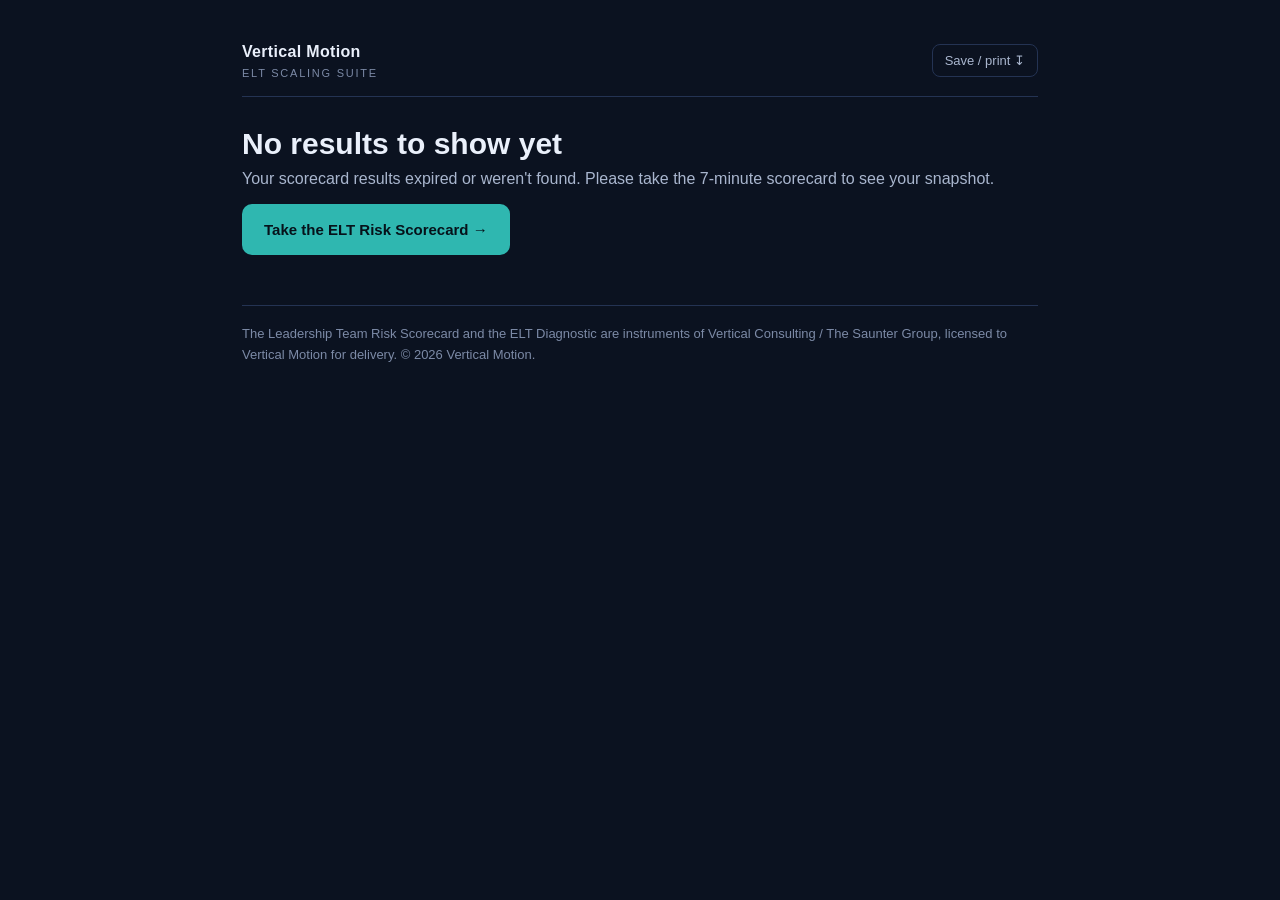
<file: results.html>
<!DOCTYPE html>
<html lang="en">
<head>
<meta charset="UTF-8" />
<meta name="viewport" content="width=device-width, initial-scale=1.0" />
<title>Your ELT Risk Snapshot | Vertical Motion</title>
<meta name="description" content="Your Leadership Team Risk Scorecard results — your top failure risks across role fit, coverage, bench load, decisions, and trust, with your clearest next step." />
<style>
  /* ===========================================================
     ELT Risk Scorecard — results (LDNA-grounded report layer)
     Drop-in replacement for results.html. Reads the same
     sessionStorage key Tom's scorecard.html already writes:
       elt_scorecard_result = { scores:{A..E}, overall,
         userData:{name,email,role,revenue,headcount,teamsize,reason},
         answers:{A1..E4}, timestamp }
     Report SUBSTANCE is sourced from
       docs/Team_Read_LDNA_Scoring_Map.md  (the LDNA engine).
     =========================================================== */
  :root{
    --bg:#0B1220; --surface:#111A2E; --surface-2:#16233D; --line:#243353;
    --ink:#EAF0FB; --ink-soft:#A9B6CE; --ink-mute:#7C8AA6;
    --teal:#2FB7B0; --navy:#3D6CC0; --gold:#C9A24B;
    --crit:#E2574C; --high:#E08A3C; --watch:#C9A24B; --solid:#3FA67B;
    --font-ui:'Inter',-apple-system,BlinkMacSystemFont,'Segoe UI',Helvetica,Arial,sans-serif;
  }
  *{box-sizing:border-box;}
  html,body{margin:0;padding:0;background:var(--bg);color:var(--ink);font-family:var(--font-ui);line-height:1.55;}
  a{color:var(--teal);}
  .wrap{max-width:840px;margin:0 auto;padding:40px 22px 80px;}
  .eyebrow{font-size:12px;letter-spacing:.16em;text-transform:uppercase;color:var(--ink-mute);margin:0 0 8px;}
  h1{font-size:30px;line-height:1.15;margin:0 0 6px;font-weight:700;}
  h2{font-size:20px;margin:40px 0 6px;font-weight:700;}
  h3{font-size:16px;margin:0 0 6px;font-weight:700;}
  p{margin:0 0 12px;color:var(--ink-soft);}
  .muted{color:var(--ink-mute);font-size:13px;}
  .topbar{display:flex;align-items:center;justify-content:space-between;border-bottom:1px solid var(--line);padding-bottom:14px;margin-bottom:30px;}
  .brand{font-weight:700;letter-spacing:.02em;}
  .brand small{display:block;font-weight:500;font-size:11px;letter-spacing:.16em;color:var(--ink-mute);text-transform:uppercase;}
  .btn{display:inline-block;border:none;border-radius:10px;padding:14px 22px;font-size:15px;font-weight:600;cursor:pointer;text-decoration:none;}
  .btn-primary{background:var(--teal);color:#06121A;}
  .btn-ghost{background:transparent;color:var(--ink);border:1px solid var(--line);}
  .print{background:transparent;border:1px solid var(--line);color:var(--ink-soft);border-radius:8px;padding:8px 12px;font-size:13px;cursor:pointer;}

  /* hero score */
  .scorecard{background:var(--surface);border:1px solid var(--line);border-radius:16px;padding:26px;margin:18px 0 6px;display:flex;gap:26px;align-items:center;flex-wrap:wrap;}
  .gauge{--v:0;position:relative;width:128px;height:128px;border-radius:50%;flex:none;
    background:conic-gradient(var(--gaugecol) calc(var(--v)*1%), var(--surface-2) 0);}
  .gauge::after{content:'';position:absolute;inset:12px;border-radius:50%;background:var(--surface);}
  .gauge .num{position:absolute;inset:0;display:flex;flex-direction:column;align-items:center;justify-content:center;z-index:1;}
  .gauge .num b{font-size:38px;line-height:1;}
  .gauge .num span{font-size:11px;color:var(--ink-mute);letter-spacing:.1em;}
  .bandwrap{flex:1;min-width:240px;}
  .band-pill{display:inline-block;font-size:12px;font-weight:700;letter-spacing:.08em;text-transform:uppercase;padding:5px 11px;border-radius:999px;margin-bottom:8px;}

  /* dimension breakdown */
  .dim{border-top:1px solid var(--line);padding:16px 0;}
  .dim:first-child{border-top:none;}
  .dim .row{display:flex;align-items:center;gap:14px;}
  .dim .name{flex:1;font-weight:600;}
  .dim .tier{font-size:11px;font-weight:700;letter-spacing:.06em;text-transform:uppercase;padding:3px 9px;border-radius:999px;}
  .dim .val{width:46px;text-align:right;font-variant-numeric:tabular-nums;font-weight:700;font-size:18px;}
  .bar{height:8px;border-radius:6px;background:var(--surface-2);margin-top:10px;overflow:hidden;}
  .bar i{display:block;height:100%;border-radius:6px;}

  .lev{background:var(--surface);border:1px solid var(--line);border-left-width:4px;border-radius:12px;padding:18px 20px;margin:14px 0;}
  .lev h3 .pos{color:var(--ink-mute);font-weight:600;font-size:13px;}
  .lev .why{color:var(--ink-soft);margin:8px 0;}
  .lev .names{color:var(--ink);font-size:14px;margin:8px 0 0;padding-top:10px;border-top:1px dashed var(--line);}
  .lev .names b{color:var(--teal);}

  .callout{background:linear-gradient(180deg,var(--surface-2),var(--surface));border:1px solid var(--line);border-radius:14px;padding:22px;margin:18px 0;}
  .callout .tag{font-size:12px;letter-spacing:.12em;text-transform:uppercase;color:var(--gold);}
  .cta{background:var(--surface);border:1px solid var(--teal);border-radius:16px;padding:26px;margin:26px 0;text-align:center;}
  .cta .actions{display:flex;gap:12px;justify-content:center;flex-wrap:wrap;margin-top:14px;}
  .note{font-size:12.5px;color:var(--ink-mute);background:var(--surface);border:1px solid var(--line);border-radius:10px;padding:14px 16px;margin:18px 0;}
  .foot{border-top:1px solid var(--line);margin-top:50px;padding-top:18px;font-size:12px;color:var(--ink-mute);}
  sup.star{color:var(--gold);font-weight:700;}
  @media print{ .noprint{display:none!important;} body{background:#fff;color:#000;} .scorecard,.lev,.callout,.cta,.note,.dim{border-color:#ccc;} }
</style>
</head>
<body>
<div class="wrap">

  <div class="topbar">
    <div class="brand">Vertical Motion<small>ELT Scaling Suite</small></div>
    <button class="print noprint" onclick="window.print()">Save / print ↧</button>
  </div>

  <div id="app"><!-- rendered by JS --></div>

  <div class="foot">
    <p class="muted" id="licline">The Leadership Team Risk Scorecard and the ELT Diagnostic are instruments of Vertical Consulting / The Saunter Group, licensed to Vertical Motion for delivery. © 2026 Vertical Motion.</p>
  </div>
</div>

<script>
/* =====================================================================
   CONFIG — set these two and you're live.
   ===================================================================== */
const CONFIG = {
  // Where the primary "Book a Risk Review" button points (Tom/VM's scheduler).
  BOOK_CALL_URL: "https://verticalmotion.zohobookings.com/#/ELTRiskReview",
  CONTACT_URL:   "https://vmleader.com/contact.html",
  DIAGNOSTIC_URL:   "https://eltscale.com", // secondary "Explore the ELT Diagnostic" link — homepage until a dedicated ELT Diagnostic page exists
  PRACTITIONER_URL: "https://verticalmotion.zohobookings.com/#/ELTRiskReview",

  /* ---- Lead capture (VM's CRM/email tool) ----
     The visitor always sees their report regardless of capture.
     Set CRM_ENDPOINT to your CRM's inbound endpoint and pick CRM_MODE.
     Adapters for the common tools are in buildCrmRequest() below —
     just tell me which tool and I'll lock the exact payload. */
  CRM_ENDPOINT: "https://script.google.com/macros/s/AKfycbxMU4VK_ikUEgTLsdGeMZ1rR8r4y7HJWCqvrGDJ_FT091fJpuueeNSZrOCaevAGhvqy/exec",
  CRM_MODE: "generic_json",  // one of: "generic_json" | "hubspot_forms" | "formspree" | "mailchimp_proxy" | "convertkit"
  CRM_API_KEY: ""            // only used by adapters that need a key (e.g. ConvertKit form key)
};

/* ======================= DATA: engine-grounded content =====================
   Sourced from docs/Team_Read_LDNA_Scoring_Map.md — do not invent here. */
const DIM = {
  A:{key:"A", label:"Composition & Fit", weight:25,
     engine:"archetype-to-role fit on the value-stream field"},
  B:{key:"B", label:"Coverage & Complementarity", weight:25,
     engine:"shared blind spots and coverage across the field"},
  C:{key:"C", label:"Bench Load & Durability", weight:20,
     engine:"the adaptation model — overextension vs depletion"},
  D:{key:"D", label:"Decision & Alignment", weight:15,
     engine:"how the team's composition drives decision behavior"},
  E:{key:"E", label:"Trust & Conflict", weight:15,
     engine:"archetype friction patterns under pressure"}
};
const ORDER = ["A","B","C","D","E"];

// Tiered "why" copy (preserves Tom's CEO voice; grounded in the LDNA construct).
const WHY = {
  A:{ high:"Strong people in mismatched seats create drag the whole company absorbs — leaders spending their energy adapting to the role instead of performing in it.",
      watch:"Fit is inconsistent. Some leaders are well-matched; others are spending energy adapting rather than performing. Worth mapping before you scale.",
      solid:"Role fit looks solid — your leaders are broadly well-matched to their strengths. The open question is whether that holds as the roles evolve." },
  B:{ high:"Your team likely shares more strengths than it covers blind spots — so the gap nobody fills becomes a company-wide gap at exactly the wrong time.",
      watch:"Coverage is partial — some real complementarity, but likely one or two blind spots nobody on the current team covers well.",
      solid:"Coverage looks intentional — your leaders appear to complement rather than mirror each other." },
  C:{ high:"Key-person concentration plus unsustainable adaptation load is the quiet attrition risk: your best leader is carrying a gap between who they are and what the role demands — and that gap is what walks out the door first.",
      watch:"Some strain and concentration are showing. A key departure would hurt, and the load on one or two leaders is worth watching now, not later.",
      solid:"The bench looks durable — load appears sustainable and knowledge isn't trapped in one person." },
  D:{ high:"When decision rights are unclear, everything routes back to you. Real alignment shows up behind closed doors, not in the all-hands.",
      watch:"Decisions mostly move, but the edges are fuzzy — some calls stall or wait for you, and alignment is broadly there rather than sharp.",
      solid:"Decisions move cleanly and the team is genuinely aligned on direction." },
  E:{ high:"Hard truths avoided in the room become rumors in the hall. A team that only ever agrees isn't aligned — it's a liability that hasn't surfaced yet.",
      watch:"Conflict is handled, but carefully — issues get raised by some people and smoothed by others. Pressure will test whether that holds.",
      solid:"Conflict is productive — hard truths get put on the table and sharpen the decision." }
};
// The routing line that does the work: what only the full ELT Diagnostic can name.
const NAMES = {
  A:"The ELT Diagnostic places each leader's natural archetype against their role's demands and shows exactly who is in the wrong seat — and what it's costing them daily.",
  B:"The ELT Diagnostic maps your team across the value-stream field and names which two leaders share the same blind spot, and which region of the work no one is covering.",
  C:"The ELT Diagnostic measures each leader's natural-vs-role gap and names whether they're overextended or depleted — two different problems with two different fixes — before it becomes a resignation.",
  D:"The ELT Diagnostic shows how your team's composition drives its decision behavior — where calls concentrate, where they stall, and which seats should own them.",
  E:"The ELT Diagnostic shows which archetypes create productive friction and which combinations go quiet, or go personal, under pressure."
};
// Cascade narrative, selected by the lowest dimension (people-layer stakes engine).
const CASCADE = {
  A:{ title:"The mis-pairing cascade", body:"Left unaddressed: leaders share blind spots → the team keeps missing the same things → the gap nobody covers becomes the thing that breaks." },
  B:{ title:"The mis-pairing cascade", body:"Left unaddressed: leaders share blind spots → the team keeps missing the same things → the gap nobody covers becomes the thing that breaks." },
  C:{ title:"The burnout / key-person cascade (~18–24 months)", body:"Left unaddressed: adaptation load builds → decision quality slips → direction drifts → your best leader leaves → the load redistributes onto the rest → the next one leaves." },
  D:{ title:"Decision paralysis", body:"Left unaddressed: unclear decision rights → cross-team calls stall or wait for you → execution stalls → the team waits instead of acting." },
  E:{ title:"Conflict goes underground", body:"Left unaddressed: hard truths get avoided → the real issues stay unspoken → quiet erosion sets in → the best people, who have options, leave first." }
};
const CASCADE_CLOSE = "The full ELT Diagnostic names exactly which leaders and which pairings — so the work targets the real seam, not a generic offsite.";

/* ===================== TIERS / BAND ===================== */
function tierOf(s){
  if(s < 40) return {key:"crit",  label:"Critical Risk",     col:"var(--crit)"};
  if(s < 50) return {key:"high",  label:"High Risk",         col:"var(--high)"};
  if(s < 75) return {key:"watch", label:"Watch Closely",     col:"var(--watch)"};
  return            {key:"solid", label:"Strong Foundation", col:"var(--solid)"};
}
function whyTier(s){ return s < 50 ? "high" : (s < 75 ? "watch" : "solid"); }
function bandOf(scores, overall){
  const vals = ORDER.map(k=>scores[k]);
  const anyCrit = vals.some(v=>v<=40);
  if(anyCrit || overall < 55) return {label:"Bench at Risk", col:"var(--crit)",
    line:"Two or more areas are carrying more risk than the rest — and that's exactly where your leverage is."};
  if(overall < 75) return {label:"Team Forming", col:"var(--watch)",
    line:"The foundation is mostly there; a few areas decide whether the next stage holds."};
  return {label:"Built to Carry It", col:"var(--solid)",
    line:"The structure is largely in place — a couple of watch-items, and a clear next move."};
}

/* ===================== ROUTING (tailored by "what brought you here") =====================
   Every path leads to the team work — Risk Review → Team Foundations →
   full team assessment + advisory. No external/architecture routing here. */
function routeOf(reason){
  const r = (reason||"").toLowerCase();
  if(/coach|consultant|client/.test(r))         return "practitioner";
  if(/breaking/.test(r))                        return "breaking";
  if(/growth|raise|transition|prepar/.test(r))  return "preparing";
  return "assessing";
}

/* ===================== LEAD CAPTURE (silent; never blocks the report) ===================== */
function buildCrmRequest(payload){
  const C = CONFIG;
  switch(C.CRM_MODE){
    case "formspree":
      return {url:C.CRM_ENDPOINT, opts:{method:"POST", headers:{"Content-Type":"application/json","Accept":"application/json"}, body:JSON.stringify(payload)}};
    case "hubspot_forms": // CRM_ENDPOINT = https://api.hsforms.com/submissions/v3/integration/submit/{portalId}/{formGuid}
      return {url:C.CRM_ENDPOINT, opts:{method:"POST", headers:{"Content-Type":"application/json"}, body:JSON.stringify({
        fields:[
          {name:"email",value:payload.email},{name:"firstname",value:payload.name},
          {name:"jobtitle",value:payload.role},{name:"company_revenue",value:payload.revenue},
          {name:"num_employees",value:payload.headcount},{name:"leadership_team_size",value:payload.teamsize},
          {name:"elt_overall_score",value:payload.overall},{name:"elt_top_risk",value:payload.topRisk},
          {name:"elt_band",value:payload.band},{name:"what_brought_you",value:payload.reason}
        ]})}};
    case "convertkit": // CRM_ENDPOINT = https://api.convertkit.com/v3/forms/{formId}/subscribe ; CRM_API_KEY = public key
      return {url:C.CRM_ENDPOINT, opts:{method:"POST", headers:{"Content-Type":"application/json"}, body:JSON.stringify({
        api_key:C.CRM_API_KEY, email:payload.email, first_name:payload.name,
        fields:{role:payload.role,revenue:payload.revenue,headcount:payload.headcount,teamsize:payload.teamsize,
                elt_overall:payload.overall,elt_top_risk:payload.topRisk,elt_band:payload.band,reason:payload.reason}})}};
    case "mailchimp_proxy": // Mailchimp needs a server proxy (no CORS from browser); point CRM_ENDPOINT at your proxy.
    case "generic_json":
    default:
      return {url:C.CRM_ENDPOINT, opts:{method:"POST", mode:"no-cors", headers:{"Content-Type":"text/plain;charset=utf-8"}, body:JSON.stringify(payload)}};
  }
}
async function captureLead(result, band, topRisk){
  if(!CONFIG.CRM_ENDPOINT) return; // not wired yet → skip silently; the report still shows
  try{
    const ud = result.userData||{};
    const payload = {source:"elt_risk_scorecard", timestamp:result.timestamp,
      name:ud.name, email:ud.email, role:ud.role, revenue:ud.revenue,
      headcount:ud.headcount, teamsize:ud.teamsize, reason:ud.reason,
      optIn:ud.optIn||false,
      overall:result.overall, band:band, topRisk:topRisk, scores:result.scores, answers:result.answers};
    const {url, opts} = buildCrmRequest(payload);
    await fetch(url, opts);
  }catch(e){ /* a capture failure must never block the visitor's report */ }
}

/* ===================== RENDER ===================== */
function esc(s){return String(s==null?"":s).replace(/[&<>"]/g,c=>({"&":"&amp;","<":"&lt;",">":"&gt;","\"":"&quot;"}[c]));}

function render(result){
  const {scores, overall} = result;
  const ud = result.userData||{};
  const band = bandOf(scores, overall);
  const ordered = ORDER.slice().sort((a,b)=>scores[a]-scores[b]); // worst first
  const lowest = ordered[0];
  const top3 = ordered.slice(0,3);
  const route = routeOf(ud.reason);

  // hero
  let html = `
  <p class="eyebrow">${esc(DIM[lowest] && ud.name ? ud.name+"'s team · " : "")}Your ELT Risk Snapshot</p>
  <h1>Leadership Team Risk Scorecard</h1>
  <p>${esc(ud.role||"")}${ud.role?" · ":""}A directional read of how your executive team is composed and how it operates together.</p>

  <div class="scorecard">
    <div class="gauge" style="--v:${overall};--gaugecol:${band.col}">
      <div class="num"><b>${overall}</b><span>/ 100</span></div>
    </div>
    <div class="bandwrap">
      <span class="band-pill" style="background:${band.col};color:#06121A">${band.label}</span>
      <p style="color:var(--ink)">${band.line}</p>
      <p class="muted">Overall ELT Risk Score<sup class="star">*</sup> — higher is stronger.</p>
    </div>
  </div>
  <p class="muted" style="margin-top:0"><sup class="star">*</sup> A high-level overview from a single perspective — yours. It points; it doesn't name names. The full ELT Diagnostic team report measures every leader directly and is far more accurate.</p>

  <h2>Full dimension breakdown</h2>
  <p class="muted">All five dimensions, scored 0–100. Below 50 = high risk · 50–74 = watch closely · 75+ = solid foundation.</p>`;

  // dimension bars
  ORDER.forEach(k=>{
    const s = scores[k], t = tierOf(s);
    html += `
    <div class="dim">
      <div class="row">
        <span class="name">${DIM[k].label}</span>
        <span class="tier" style="background:${t.col};color:#06121A">${t.label}</span>
        <span class="val">${s}</span>
      </div>
      <div class="bar"><i style="width:${s}%;background:${t.col}"></i></div>
    </div>`;
  });

  // leverage cards (top 3 lowest)
  html += `<h2>Your top failure risks</h2>
  <p class="muted">The three areas with the highest exposure on your team today — and the part of the full read that names them.</p>`;
  top3.forEach((k,i)=>{
    const s = scores[k], t = tierOf(s), tier = whyTier(s);
    html += `
    <div class="lev" style="border-left-color:${t.col}">
      <h3>${i+1}. ${DIM[k].label} <span class="pos">· ${s}/100 · ${t.label}</span></h3>
      <p class="why">${esc(WHY[k][tier])}</p>
      <p class="names"><b>What the full ELT Diagnostic names:</b> ${esc(NAMES[k])}</p>
    </div>`;
  });

  // cascade (binding constraint)
  const cas = CASCADE[lowest];
  html += `
  <div class="callout">
    <span class="tag">The one to move first · ${DIM[lowest].label}</span>
    <h3 style="margin-top:6px">${cas.title}</h3>
    <p>${cas.body}</p>
    <p style="margin-bottom:0;color:var(--ink)"><strong>${CASCADE_CLOSE}</strong></p>
  </div>`;

  // routed CTA
  html += renderCTA(route, DIM[lowest].label);

  // restart + boundary note
  html += `
  <div class="note">
    This snapshot reflects what one leader can see and report today — that's its limit and its honesty. The most expensive team failures hide in exactly what a single-perspective questionnaire can't surface: the blind spot you can't report because you can't see it. The full ELT Diagnostic measures every leader directly (two structured profiles each), then rolls them into a team map of fit, coverage, and load. It is an insight and development instrument grounded in behavioral science — not a clinical, diagnostic, or predictive test.
  </div>
  <p class="noprint"><a href="scorecard.html">← Start over</a></p>`;

  document.getElementById("app").innerHTML = html;

  // capture (silent)
  captureLead(result, band.label, DIM[lowest].label);
}

function ctaActions(){
  return `<div class="actions">
      <a class="btn btn-primary" href="${CONFIG.BOOK_CALL_URL}" target="_blank" rel="noopener">Book a Risk Review →</a>
      <a class="btn btn-ghost" href="${CONFIG.DIAGNOSTIC_URL}" target="_blank" rel="noopener">Explore the ELT Diagnostic</a>
    </div>`;
}
function renderCTA(route, lowestLabel){
  const x = esc(lowestLabel);
  if(route==="practitioner"){
    return `<div class="cta">
      <h3>Using this with a client?</h3>
      <p>The scorecard gives you and your client a shared language for leadership-team risk. The full ELT Diagnostic gives you the underlying map — every leader's archetype, the team's coverage, and where the load sits — and the Team Foundations report and advisory turn it into change. Let's talk about the practitioner path.</p>
      <div class="actions">
        <a class="btn btn-primary" href="${CONFIG.PRACTITIONER_URL}" target="_blank" rel="noopener">Talk about the practitioner path →</a>
        <a class="btn btn-ghost" href="${CONFIG.DIAGNOSTIC_URL}" target="_blank" rel="noopener">Explore the ELT Diagnostic</a>
      </div></div>`;
  }
  if(route==="preparing"){
    return `<div class="cta">
      <h3>Know your team's exposure before your board and investors do.</h3>
      <p>Raises and transitions get scrutinized at the team level first. This snapshot flags <strong>${x}</strong>; the full ELT Diagnostic documents every leader and the team's coverage — a Team Foundations report you can take into the room — and the advisory closes the gaps before they're under the microscope.</p>
      ${ctaActions()}</div>`;
  }
  if(route==="breaking"){
    return `<div class="cta">
      <h3>When something keeps breaking, look at the team first.</h3>
      <p>Most operational problems have a leadership-team root cause — who's in which seat, who shares a blind spot, where the load sits. This snapshot flags <strong>${x}</strong>; the full ELT Diagnostic reads every leader directly and names the seam, and the full team assessment and advisory turn that into a team that stops the breakage at the source.</p>
      ${ctaActions()}</div>`;
  }
  // assessing (default)
  return `<div class="cta">
    <h3>The next step is to see your team, leader by leader.</h3>
    <p>This snapshot can see your team is exposed on <strong>${x}</strong>. It can't see which specific leaders are in the wrong seat, or which two share the same blind spot. The full ELT Diagnostic reads every leader directly and maps it — that's the Team Foundations report — and the full team assessment and advisory turn that map into a team that covers itself.</p>
    ${ctaActions()}</div>`;
}

/* ===================== BOOT ===================== */
(function(){
  let result=null;

  // 1. Try sessionStorage (normal post-submit flow)
  try{ result = JSON.parse(sessionStorage.getItem("elt_scorecard_result")); }catch(e){}

  // 2. Fall back to URL params (email link flow)
  if(!result || !result.scores){
    const p = new URLSearchParams(window.location.search);
    if(p.get('overall')){
      result = {
        overall: parseInt(p.get('overall'))||0,
        scores: {
          A: parseInt(p.get('A'))||0,
          B: parseInt(p.get('B'))||0,
          C: parseInt(p.get('C'))||0,
          D: parseInt(p.get('D'))||0,
          E: parseInt(p.get('E'))||0
        },
        userData: {
          name:   p.get('name')||'',
          reason: p.get('reason')||''
        }
      };
    }
  }

  if(!result || !result.scores){
    document.getElementById("app").innerHTML =
      `<h1>No results to show yet</h1>
       <p>Your scorecard results expired or weren't found. Please take the 7-minute scorecard to see your snapshot.</p>
       <p><a class="btn btn-primary" href="scorecard.html">Take the ELT Risk Scorecard →</a></p>`;
    return;
  }
  render(result);
})();
</script>
</body>
</html>
</file>
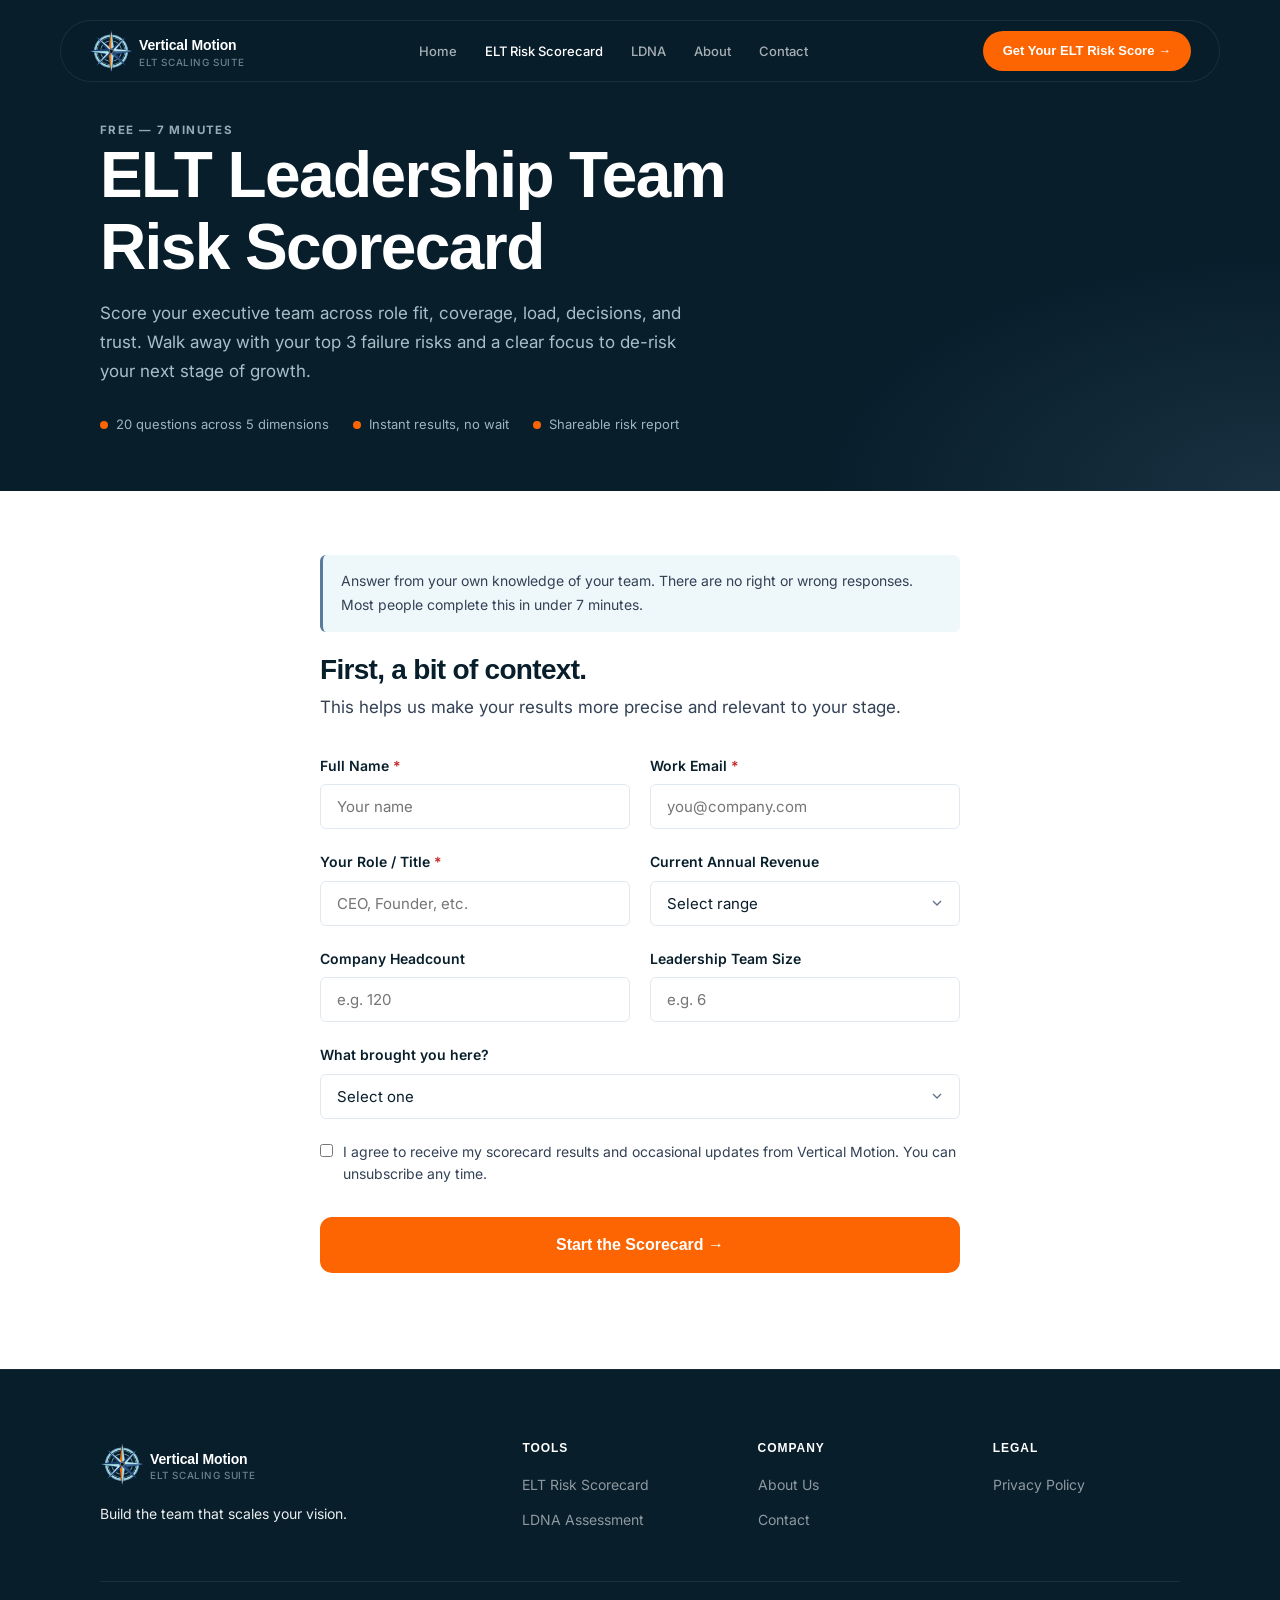
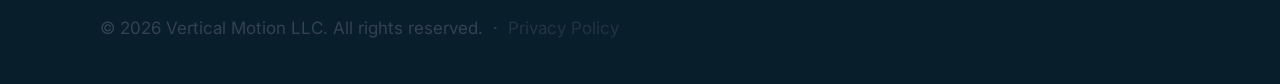
<file: scorecard.html>
<!DOCTYPE html>
<html lang="en">
<head>
  <meta charset="UTF-8">
  <meta name="viewport" content="width=device-width, initial-scale=1.0">
  <title>ELT Risk Scorecard | Vertical Motion</title>
  <meta name="description" content="Score your executive team across role fit, bench depth, decisions, alignment, and trust. 20 questions, 5 dimensions, instant results. Free.">
  <link rel="canonical" href="https://vmleader.com/scorecard.html">
  <!-- Open Graph -->
  <meta property="og:title" content="ELT Risk Scorecard | Vertical Motion">
  <meta property="og:description" content="Score your executive team across role fit, bench depth, decisions, alignment, and trust. 20 questions, 5 dimensions, instant results. Free.">
  <meta property="og:type" content="website">
  <meta property="og:url" content="https://vmleader.com/scorecard.html">
  <meta property="og:image" content="https://vmleader.com/assets/og/scorecard-og.png">
  <meta property="og:image:width" content="1200">
  <meta property="og:image:height" content="630">
  <meta property="og:image:alt" content="ELT Leadership Team Risk Scorecard — Free, 7 minutes, instant results.">
  <meta property="og:site_name" content="Vertical Motion ELT Scaling Suite">
  <!-- Twitter Card -->
  <meta name="twitter:card" content="summary_large_image">
  <meta name="twitter:title" content="ELT Risk Scorecard | Vertical Motion">
  <meta name="twitter:description" content="Score your executive team across role fit, bench depth, decisions, alignment, and trust. 20 questions, 5 dimensions, instant results. Free.">
  <meta name="twitter:image" content="https://vmleader.com/assets/og/scorecard-og.png">
  <meta name="twitter:image:alt" content="ELT Leadership Team Risk Scorecard — Free, 7 minutes, instant results.">
  <!-- Structured Data -->
  <script type="application/ld+json">
{
  "@context": "https://schema.org",
  "@graph": [
    {
      "@type": "Service",
      "name": "ELT Risk Assessment",
      "description": "A free 7-minute assessment scoring executive teams across 5 dimensions and identifying their top 3 leadership failure risks.",
      "provider": {
        "@type": "Organization",
        "name": "Vertical Motion",
        "url": "https://vmleader.com"
      },
      "offers": {
        "@type": "Offer",
        "price": "0",
        "priceCurrency": "USD",
        "availability": "https://schema.org/InStock"
      },
      "serviceType": "Executive Leadership Assessment",
      "url": "https://vmleader.com/scorecard.html"
    },
    {
      "@type": "FAQPage",
      "mainEntity": [
        {
          "@type": "Question",
          "name": "What does the ELT Risk Scorecard measure?",
          "acceptedAnswer": {
            "@type": "Answer",
            "text": "Five dimensions: (A) Composition and Fit, (B) Coverage and Complementarity, (C) Bench Load and Durability, (D) Decision and Alignment, (E) Trust and Conflict. 20 questions total, scored 0-100 per dimension."
          }
        },
        {
          "@type": "Question",
          "name": "How do I interpret my score?",
          "acceptedAnswer": {
            "@type": "Answer",
            "text": "Below 50 = high risk. 50-74 = watch closely. 75+ = solid foundation. Your overall score is a weighted average across all five dimensions."
          }
        }
      ]
    }
  ]
}
  </script>
  <link rel="stylesheet" href="styles.css">
  <link rel="icon" type="image/png" href="logo.png">
  <style>
    .assessment-layout {
      display: grid;
      grid-template-columns: 1fr 340px;
      gap: 48px;
      align-items: start;
    }
    .sidebar-card {
      position: sticky;
      top: 88px;
      background: var(--gray-bg);
      border: 1px solid var(--border);
      border-radius: var(--radius-md);
      padding: 28px;
    }
    .sidebar-card h4 { font-size: 0.9375rem; color: var(--ink); margin-bottom: 16px; }
    .sidebar-dim-list { display: flex; flex-direction: column; gap: 10px; }
    .sidebar-dim {
      display: flex;
      align-items: center;
      gap: 10px;
      padding: 10px 14px;
      border-radius: var(--radius-sm);
      border: 1px solid var(--border);
      background: var(--white);
      transition: all var(--transition);
    }
    .sidebar-dim.active { border-color: var(--navy); background: rgba(0,0,128,0.04); }
    .sidebar-dim.done  { border-color: var(--slate); background: var(--icy); }
    .sidebar-dim-dot {
      width: 10px; height: 10px; border-radius: 50%;
      background: var(--border); flex-shrink: 0;
    }
    .sidebar-dim.active .sidebar-dim-dot { background: var(--navy); }
    .sidebar-dim.done  .sidebar-dim-dot { background: var(--slate); }
    .sidebar-dim span { font-size: 0.8125rem; color: var(--ink-mid); font-weight: 500; }
    .sidebar-dim.active span { color: var(--navy); font-weight: 600; }
    .sidebar-dim.done  span { color: var(--slate); }

    #optin-section, #assessment-section, #submitting-section { display: none; }
    #optin-section.active { display: block; }
    #assessment-section.active { display: block; }
    #submitting-section.active { display: flex; flex-direction: column; align-items: center; justify-content: center; padding: 80px 0; text-align: center; }

    .category-panel { display: none; }
    .category-panel.active { display: block; }

    .nav-btn-row {
      display: flex;
      gap: 12px;
      margin-top: 32px;
      justify-content: space-between;
      align-items: center;
    }

    @media (max-width: 880px) {
      .assessment-layout { grid-template-columns: 1fr; }
      .sidebar-card { position: static; }
    }
    @media (max-width: 480px) {
      .nav-btn-row { flex-direction: column; gap: 10px; }
      .nav-btn-row .btn { width: 100%; justify-content: center; }
      .option-letter { width: 28px; height: 28px; font-size: 0.75rem; flex-shrink: 0; }
      .option-item { padding: 10px 12px; }
    }
  </style>
</head>
<body>

<!-- NAV -->
<nav id="main-nav">
  <div class="nav-inner">
    <a href="index.html" class="nav-logo">
      <img src="logo.png" alt="Vertical Motion logo" width="40" height="40">
      <div class="nav-logo-text">
        <span class="brand">Vertical Motion</span>
        <span class="tagline">ELT Scaling Suite</span>
      </div>
    </a>
    <div class="nav-links" id="nav-links">
      <a href="index.html">Home</a>
      <a href="scorecard.html" class="active">ELT Risk Scorecard</a>
      <a href="ldna.html">LDNA</a>
      <a href="about.html">About</a>
      <a href="contact.html">Contact</a>
    </div>
    <a href="scorecard.html" class="btn-nav-cta">Get Your ELT Risk Score &rarr;</a>
    <button class="nav-hamburger" id="nav-hamburger" aria-label="Open menu">
      <span></span><span></span><span></span>
    </button>
  </div>
</nav>

<!-- PAGE HERO -->
<div style="background:var(--navy); padding:120px 0 56px; position:relative; overflow:hidden;">
  <div style="position:absolute; inset:0; background:radial-gradient(ellipse 60% 80% at 100% 100%, rgba(91,124,153,0.2) 0%, transparent 60%); pointer-events:none;"></div>
  <div class="container" style="position:relative; z-index:1;">
    <p class="eyebrow" style="color:rgba(207,232,239,0.7);">Free &mdash; 7 Minutes</p>
    <h1 style="color:white; max-width:720px; margin-bottom:16px;">ELT Leadership Team Risk Scorecard</h1>
    <p style="color:rgba(207,232,239,0.8); max-width:600px; font-size:1.0625rem; line-height:1.7;">Score your executive team across role fit, coverage, load, decisions, and trust. Walk away with your top 3 failure risks and a clear focus to de-risk your next stage of growth.</p>
    <div style="display:flex; gap:24px; margin-top:28px; flex-wrap:wrap;">
      <div style="display:flex; align-items:center; gap:8px;">
        <div style="width:8px; height:8px; border-radius:50%; background:var(--orange);"></div>
        <span style="font-size:0.8125rem; color:rgba(207,232,239,0.75);">20 questions across 5 dimensions</span>
      </div>
      <div style="display:flex; align-items:center; gap:8px;">
        <div style="width:8px; height:8px; border-radius:50%; background:var(--orange);"></div>
        <span style="font-size:0.8125rem; color:rgba(207,232,239,0.75);">Instant results, no wait</span>
      </div>
      <div style="display:flex; align-items:center; gap:8px;">
        <div style="width:8px; height:8px; border-radius:50%; background:var(--orange);"></div>
        <span style="font-size:0.8125rem; color:rgba(207,232,239,0.75);">Shareable risk report</span>
      </div>
    </div>
  </div>
</div>

<!-- MAIN CONTENT -->
<section style="padding:64px 0 96px;">
  <div class="container">

    <!-- OPT-IN SECTION -->
    <div id="optin-section" class="active">
      <div style="max-width:640px; margin:0 auto;">
        <div class="notice info">
          <p>Answer from your own knowledge of your team. There are no right or wrong responses. Most people complete this in under 7 minutes.</p>
        </div>
        <h3 style="margin-bottom:8px;">First, a bit of context.</h3>
        <p style="margin-bottom:32px;">This helps us make your results more precise and relevant to your stage.</p>

        <form id="optin-form" novalidate>
          <div class="form-row">
            <div class="form-group">
              <label for="fullname">Full Name <span style="color:#C62828;">*</span></label>
              <input type="text" id="fullname" placeholder="Your name" required>
            </div>
            <div class="form-group">
              <label for="email">Work Email <span style="color:#C62828;">*</span></label>
              <input type="email" id="email" placeholder="you@company.com" required>
            </div>
          </div>
          <div class="form-row">
            <div class="form-group">
              <label for="role">Your Role / Title <span style="color:#C62828;">*</span></label>
              <input type="text" id="role" placeholder="CEO, Founder, etc." required>
            </div>
            <div class="form-group">
              <label for="revenue">Current Annual Revenue</label>
              <select id="revenue">
                <option value="">Select range</option>
                <option>Under $5M</option>
                <option>$5M &ndash; $10M</option>
                <option>$10M &ndash; $25M</option>
                <option>$25M &ndash; $50M</option>
                <option>$50M &ndash; $100M</option>
                <option>$100M+</option>
              </select>
            </div>
          </div>
          <div class="form-row">
            <div class="form-group">
              <label for="headcount">Company Headcount</label>
              <input type="number" id="headcount" placeholder="e.g. 120" min="1">
            </div>
            <div class="form-group">
              <label for="teamsize">Leadership Team Size</label>
              <input type="number" id="teamsize" placeholder="e.g. 6" min="1">
            </div>
          </div>
          <div class="form-group">
            <label for="reason">What brought you here?</label>
            <select id="reason">
              <option value="">Select one</option>
              <option>Assessing my leadership team</option>
              <option>Preparing my team for growth, a raise, or a transition</option>
              <option>Something keeps breaking and I'm not sure it's a people problem</option>
              <option>I'm a coach/consultant exploring this for a client</option>
            </select>
          </div>
          <div style="margin-bottom:8px;">
            <label style="display:flex; align-items:flex-start; gap:10px; cursor:pointer; font-size:0.875rem; color:var(--ink-mid);">
              <input type="checkbox" id="optin-consent" style="margin-top:3px; width:auto; flex-shrink:0;">
              <span>I agree to receive my scorecard results and occasional updates from Vertical Motion. You can unsubscribe any time.</span>
            </label>
          </div>
          <div id="optin-error" style="display:none; color:#C62828; font-size:0.875rem; margin-top:12px; margin-bottom:0;"></div>
          <button type="submit" class="btn btn-primary btn-lg" style="margin-top:24px; width:100%; justify-content:center;">
            Start the Scorecard &rarr;
          </button>
        </form>
      </div>
    </div>

    <!-- ASSESSMENT SECTION -->
    <div id="assessment-section">
      <div class="assessment-layout">
        <div>
          <!-- Progress -->
          <div class="progress-wrap">
            <div class="progress-label">
              <span id="progress-text">Section A of 5 &mdash; Composition &amp; Fit</span>
              <span id="progress-pct">20%</span>
            </div>
            <div class="progress-track">
              <div class="progress-fill" id="progress-fill" style="width:20%"></div>
            </div>
          </div>

          <!-- SECTION A -->
          <div class="category-panel active" id="panel-A">
            <div style="margin-bottom:28px;">
              <span class="badge badge-navy" style="margin-bottom:12px;">Section A</span>
              <h3 style="margin-bottom:8px;">Composition &amp; Fit</h3>
              <p style="font-size:0.9375rem;">Are the right people in the right seats? Mismatched leaders create drag the entire organization absorbs.</p>
            </div>
            <div class="question-block" id="q-A1">
              <div class="question-num">A1 &mdash; Role Fit</div>
              <div class="question-text">Your leaders are matched to roles that fit their natural strengths:</div>
              <div class="options-list">
                <div class="option-item" onclick="selectOption('A1',1,this)"><input type="radio" name="A1" value="1"><div class="option-letter">A</div><div class="option-text">Several are clearly in the wrong seat</div></div>
                <div class="option-item" onclick="selectOption('A1',2,this)"><input type="radio" name="A1" value="2"><div class="option-letter">B</div><div class="option-text">Strong people, but the fit is rough</div></div>
                <div class="option-item" onclick="selectOption('A1',3,this)"><input type="radio" name="A1" value="3"><div class="option-letter">C</div><div class="option-text">Mostly well-matched</div></div>
                <div class="option-item" onclick="selectOption('A1',4,this)"><input type="radio" name="A1" value="4"><div class="option-letter">D</div><div class="option-text">Deliberately matched to their strengths</div></div>
              </div>
            </div>
            <div class="question-block" id="q-A2">
              <div class="question-num">A2 &mdash; Caged Strengths</div>
              <div class="question-text">How many of your leaders spend most of their time on work that doesn't play to their strength?</div>
              <div class="options-list">
                <div class="option-item" onclick="selectOption('A2',1,this)"><input type="radio" name="A2" value="1"><div class="option-letter">A</div><div class="option-text">Most of them</div></div>
                <div class="option-item" onclick="selectOption('A2',2,this)"><input type="radio" name="A2" value="2"><div class="option-letter">B</div><div class="option-text">Several</div></div>
                <div class="option-item" onclick="selectOption('A2',3,this)"><input type="radio" name="A2" value="3"><div class="option-letter">C</div><div class="option-text">A couple</div></div>
                <div class="option-item" onclick="selectOption('A2',4,this)"><input type="radio" name="A2" value="4"><div class="option-letter">D</div><div class="option-text">Almost none &mdash; they work in their strength</div></div>
              </div>
            </div>
            <div class="question-block" id="q-A3">
              <div class="question-num">A3 &mdash; Elevation / Hire Fit</div>
              <div class="question-text">When you've promoted or hired into the team, the fit has been:</div>
              <div class="options-list">
                <div class="option-item" onclick="selectOption('A3',1,this)"><input type="radio" name="A3" value="1"><div class="option-letter">A</div><div class="option-text">Hit or miss &mdash; often miss</div></div>
                <div class="option-item" onclick="selectOption('A3',2,this)"><input type="radio" name="A3" value="2"><div class="option-letter">B</div><div class="option-text">Inconsistent</div></div>
                <div class="option-item" onclick="selectOption('A3',3,this)"><input type="radio" name="A3" value="3"><div class="option-letter">C</div><div class="option-text">Usually right</div></div>
                <div class="option-item" onclick="selectOption('A3',4,this)"><input type="radio" name="A3" value="4"><div class="option-letter">D</div><div class="option-text">Reliably right, with a clear read on why</div></div>
              </div>
            </div>
            <div class="question-block" id="q-A4">
              <div class="question-num">A4 &mdash; Concentration of Judgment</div>
              <div class="question-text">The most important judgment calls:</div>
              <div class="options-list">
                <div class="option-item" onclick="selectOption('A4',1,this)"><input type="radio" name="A4" value="1"><div class="option-letter">A</div><div class="option-text">Almost all run through you</div></div>
                <div class="option-item" onclick="selectOption('A4',2,this)"><input type="radio" name="A4" value="2"><div class="option-letter">B</div><div class="option-text">Mostly run through you</div></div>
                <div class="option-item" onclick="selectOption('A4',3,this)"><input type="radio" name="A4" value="3"><div class="option-letter">C</div><div class="option-text">Spread across a few leaders</div></div>
                <div class="option-item" onclick="selectOption('A4',4,this)"><input type="radio" name="A4" value="4"><div class="option-letter">D</div><div class="option-text">Genuinely distributed</div></div>
              </div>
            </div>
            <div class="nav-btn-row">
              <span></span>
              <button class="btn btn-primary" onclick="nextSection('A','B')">Next: Coverage &amp; Complementarity &rarr;</button>
            </div>
          </div>

          <!-- SECTION B -->
          <div class="category-panel" id="panel-B">
            <div style="margin-bottom:28px;">
              <span class="badge badge-navy" style="margin-bottom:12px;">Section B</span>
              <h3 style="margin-bottom:8px;">Coverage &amp; Complementarity</h3>
              <p style="font-size:0.9375rem;">Do your leaders cover each other's blind spots, or share them?</p>
            </div>
            <div class="question-block" id="q-B1">
              <div class="question-num">B1 &mdash; Blind-Spot Overlap</div>
              <div class="question-text">Looking at how your leaders are paired, they tend to:</div>
              <div class="options-list">
                <div class="option-item" onclick="selectOption('B1',1,this)"><input type="radio" name="B1" value="1"><div class="option-letter">A</div><div class="option-text">Share strengths &mdash; and the same blind spots</div></div>
                <div class="option-item" onclick="selectOption('B1',2,this)"><input type="radio" name="B1" value="2"><div class="option-letter">B</div><div class="option-text">Overlap more than they complement</div></div>
                <div class="option-item" onclick="selectOption('B1',3,this)"><input type="radio" name="B1" value="3"><div class="option-letter">C</div><div class="option-text">Cover each other in most areas</div></div>
                <div class="option-item" onclick="selectOption('B1',4,this)"><input type="radio" name="B1" value="4"><div class="option-letter">D</div><div class="option-text">Deliberately cover each other's blind spots</div></div>
              </div>
            </div>
            <div class="question-block" id="q-B2">
              <div class="question-num">B2 &mdash; Missing Capability</div>
              <div class="question-text">Is there a type of leader your team is simply missing &mdash; a gap nobody fills?</div>
              <div class="options-list">
                <div class="option-item" onclick="selectOption('B2',1,this)"><input type="radio" name="B2" value="1"><div class="option-letter">A</div><div class="option-text">Yes &mdash; an obvious hole we keep working around</div></div>
                <div class="option-item" onclick="selectOption('B2',2,this)"><input type="radio" name="B2" value="2"><div class="option-letter">B</div><div class="option-text">Probably, though we've never named it</div></div>
                <div class="option-item" onclick="selectOption('B2',3,this)"><input type="radio" name="B2" value="3"><div class="option-letter">C</div><div class="option-text">Mostly covered</div></div>
                <div class="option-item" onclick="selectOption('B2',4,this)"><input type="radio" name="B2" value="4"><div class="option-letter">D</div><div class="option-text">Coverage is complete and intentional</div></div>
              </div>
            </div>
            <div class="question-block" id="q-B3">
              <div class="question-num">B3 &mdash; Style Diversity</div>
              <div class="question-text">Your team is:</div>
              <div class="options-list">
                <div class="option-item" onclick="selectOption('B3',1,this)"><input type="radio" name="B3" value="1"><div class="option-letter">A</div><div class="option-text">Mostly the same kind of leader &mdash; we think alike</div></div>
                <div class="option-item" onclick="selectOption('B3',2,this)"><input type="radio" name="B3" value="2"><div class="option-letter">B</div><div class="option-text">Skewed toward one or two styles</div></div>
                <div class="option-item" onclick="selectOption('B3',3,this)"><input type="radio" name="B3" value="3"><div class="option-letter">C</div><div class="option-text">Reasonably mixed</div></div>
                <div class="option-item" onclick="selectOption('B3',4,this)"><input type="radio" name="B3" value="4"><div class="option-letter">D</div><div class="option-text">Deliberately diverse in how people operate</div></div>
              </div>
            </div>
            <div class="question-block" id="q-B4">
              <div class="question-num">B4 &mdash; Pairing</div>
              <div class="question-text">When two leaders have to work closely, it tends to:</div>
              <div class="options-list">
                <div class="option-item" onclick="selectOption('B4',1,this)"><input type="radio" name="B4" value="1"><div class="option-letter">A</div><div class="option-text">Create friction we manage around</div></div>
                <div class="option-item" onclick="selectOption('B4',2,this)"><input type="radio" name="B4" value="2"><div class="option-letter">B</div><div class="option-text">Be hit or miss</div></div>
                <div class="option-item" onclick="selectOption('B4',3,this)"><input type="radio" name="B4" value="3"><div class="option-letter">C</div><div class="option-text">Work most of the time</div></div>
                <div class="option-item" onclick="selectOption('B4',4,this)"><input type="radio" name="B4" value="4"><div class="option-letter">D</div><div class="option-text">Multiply &mdash; we pair people on purpose</div></div>
              </div>
            </div>
            <div class="nav-btn-row">
              <button class="btn btn-outline-navy" onclick="prevSection('B','A')">&larr; Back</button>
              <button class="btn btn-primary" onclick="nextSection('B','C')">Next: Bench Load &rarr;</button>
            </div>
          </div>

          <!-- SECTION C -->
          <div class="category-panel" id="panel-C">
            <div style="margin-bottom:28px;">
              <span class="badge badge-navy" style="margin-bottom:12px;">Section C</span>
              <h3 style="margin-bottom:8px;">Bench Load &amp; Durability</h3>
              <p style="font-size:0.9375rem;">If a key leader left tomorrow, what would walk out the door with them?</p>
            </div>
            <div class="question-block" id="q-C1">
              <div class="question-num">C1 &mdash; Adaptation / Strain</div>
              <div class="question-text">Across your leaders, signs of running on empty &mdash; wired-and-tired, or checked-out &mdash; are:</div>
              <div class="options-list">
                <div class="option-item" onclick="selectOption('C1',1,this)"><input type="radio" name="C1" value="1"><div class="option-letter">A</div><div class="option-text">Widespread</div></div>
                <div class="option-item" onclick="selectOption('C1',2,this)"><input type="radio" name="C1" value="2"><div class="option-letter">B</div><div class="option-text">Showing up in several</div></div>
                <div class="option-item" onclick="selectOption('C1',3,this)"><input type="radio" name="C1" value="3"><div class="option-letter">C</div><div class="option-text">Occasional</div></div>
                <div class="option-item" onclick="selectOption('C1',4,this)"><input type="radio" name="C1" value="4"><div class="option-letter">D</div><div class="option-text">Rare &mdash; the load looks sustainable</div></div>
              </div>
            </div>
            <div class="question-block" id="q-C2">
              <div class="question-num">C2 &mdash; Key-Person Concentration</div>
              <div class="question-text">If one key leader left tomorrow, the knowledge and relationships they hold would:</div>
              <div class="options-list">
                <div class="option-item" onclick="selectOption('C2',1,this)"><input type="radio" name="C2" value="1"><div class="option-letter">A</div><div class="option-text">Walk out the door with them</div></div>
                <div class="option-item" onclick="selectOption('C2',2,this)"><input type="radio" name="C2" value="2"><div class="option-letter">B</div><div class="option-text">Be very hard to replace</div></div>
                <div class="option-item" onclick="selectOption('C2',3,this)"><input type="radio" name="C2" value="3"><div class="option-letter">C</div><div class="option-text">Be recoverable with effort</div></div>
                <div class="option-item" onclick="selectOption('C2',4,this)"><input type="radio" name="C2" value="4"><div class="option-letter">D</div><div class="option-text">Be documented and shared</div></div>
              </div>
            </div>
            <div class="question-block" id="q-C3">
              <div class="question-num">C3 &mdash; Succession Depth</div>
              <div class="question-text">For your most critical roles, a ready successor is:</div>
              <div class="options-list">
                <div class="option-item" onclick="selectOption('C3',1,this)"><input type="radio" name="C3" value="1"><div class="option-letter">A</div><div class="option-text">Nonexistent</div></div>
                <div class="option-item" onclick="selectOption('C3',2,this)"><input type="radio" name="C3" value="2"><div class="option-letter">B</div><div class="option-text">A name on paper, not ready</div></div>
                <div class="option-item" onclick="selectOption('C3',3,this)"><input type="radio" name="C3" value="3"><div class="option-letter">C</div><div class="option-text">Developing</div></div>
                <div class="option-item" onclick="selectOption('C3',4,this)"><input type="radio" name="C3" value="4"><div class="option-letter">D</div><div class="option-text">Ready, or nearly</div></div>
              </div>
            </div>
            <div class="question-block" id="q-C4">
              <div class="question-num">C4 &mdash; Quiet Attrition Risk</div>
              <div class="question-text">The odds one of your best leaders is quietly considering leaving:</div>
              <div class="options-list">
                <div class="option-item" onclick="selectOption('C4',1,this)"><input type="radio" name="C4" value="1"><div class="option-letter">A</div><div class="option-text">High &mdash; and I might not see it coming</div></div>
                <div class="option-item" onclick="selectOption('C4',2,this)"><input type="radio" name="C4" value="2"><div class="option-letter">B</div><div class="option-text">Real</div></div>
                <div class="option-item" onclick="selectOption('C4',3,this)"><input type="radio" name="C4" value="3"><div class="option-letter">C</div><div class="option-text">Low-ish</div></div>
                <div class="option-item" onclick="selectOption('C4',4,this)"><input type="radio" name="C4" value="4"><div class="option-letter">D</div><div class="option-text">Low &mdash; I'd know, and the load is healthy</div></div>
              </div>
            </div>
            <div class="nav-btn-row">
              <button class="btn btn-outline-navy" onclick="prevSection('C','B')">&larr; Back</button>
              <button class="btn btn-primary" onclick="nextSection('C','D')">Next: Decision &amp; Alignment &rarr;</button>
            </div>
          </div>

          <!-- SECTION D -->
          <div class="category-panel" id="panel-D">
            <div style="margin-bottom:28px;">
              <span class="badge badge-navy" style="margin-bottom:12px;">Section D</span>
              <h3 style="margin-bottom:8px;">Decision &amp; Alignment</h3>
              <p style="font-size:0.9375rem;">When decision rights are unclear, everything waits for you. Real alignment shows up behind closed doors, not in all-hands meetings.</p>
            </div>
            <div class="question-block" id="q-D1">
              <div class="question-num">D1 &mdash; Decision Rights</div>
              <div class="question-text">Who decides what on this team is:</div>
              <div class="options-list">
                <div class="option-item" onclick="selectOption('D1',1,this)"><input type="radio" name="D1" value="1"><div class="option-letter">A</div><div class="option-text">Unclear &mdash; things stall or collide</div></div>
                <div class="option-item" onclick="selectOption('D1',2,this)"><input type="radio" name="D1" value="2"><div class="option-letter">B</div><div class="option-text">Fuzzy at the edges</div></div>
                <div class="option-item" onclick="selectOption('D1',3,this)"><input type="radio" name="D1" value="3"><div class="option-letter">C</div><div class="option-text">Mostly clear</div></div>
                <div class="option-item" onclick="selectOption('D1',4,this)"><input type="radio" name="D1" value="4"><div class="option-letter">D</div><div class="option-text">Clear and used</div></div>
              </div>
            </div>
            <div class="question-block" id="q-D2">
              <div class="question-num">D2 &mdash; Decision Velocity</div>
              <div class="question-text">Cross-team decisions get made:</div>
              <div class="options-list">
                <div class="option-item" onclick="selectOption('D2',1,this)"><input type="radio" name="D2" value="1"><div class="option-letter">A</div><div class="option-text">Slowly &mdash; they stall</div></div>
                <div class="option-item" onclick="selectOption('D2',2,this)"><input type="radio" name="D2" value="2"><div class="option-letter">B</div><div class="option-text">Slowly &mdash; they wait for you</div></div>
                <div class="option-item" onclick="selectOption('D2',3,this)"><input type="radio" name="D2" value="3"><div class="option-letter">C</div><div class="option-text">Reasonably</div></div>
                <div class="option-item" onclick="selectOption('D2',4,this)"><input type="radio" name="D2" value="4"><div class="option-letter">D</div><div class="option-text">Fast and cleanly</div></div>
              </div>
            </div>
            <div class="question-block" id="q-D3">
              <div class="question-num">D3 &mdash; Alignment Behind Closed Doors</div>
              <div class="question-text">With the doors closed, your leaders are:</div>
              <div class="options-list">
                <div class="option-item" onclick="selectOption('D3',1,this)"><input type="radio" name="D3" value="1"><div class="option-letter">A</div><div class="option-text">Pulling in different directions</div></div>
                <div class="option-item" onclick="selectOption('D3',2,this)"><input type="radio" name="D3" value="2"><div class="option-letter">B</div><div class="option-text">Politely misaligned</div></div>
                <div class="option-item" onclick="selectOption('D3',3,this)"><input type="radio" name="D3" value="3"><div class="option-letter">C</div><div class="option-text">Mostly aligned</div></div>
                <div class="option-item" onclick="selectOption('D3',4,this)"><input type="radio" name="D3" value="4"><div class="option-letter">D</div><div class="option-text">Genuinely rowing together</div></div>
              </div>
            </div>
            <div class="question-block" id="q-D4">
              <div class="question-num">D4 &mdash; Shared Direction</div>
              <div class="question-text">Ask your leaders what matters most this year &mdash; you'd hear:</div>
              <div class="options-list">
                <div class="option-item" onclick="selectOption('D4',1,this)"><input type="radio" name="D4" value="1"><div class="option-letter">A</div><div class="option-text">Different answers</div></div>
                <div class="option-item" onclick="selectOption('D4',2,this)"><input type="radio" name="D4" value="2"><div class="option-letter">B</div><div class="option-text">Overlapping but fuzzy</div></div>
                <div class="option-item" onclick="selectOption('D4',3,this)"><input type="radio" name="D4" value="3"><div class="option-letter">C</div><div class="option-text">Broadly the same</div></div>
                <div class="option-item" onclick="selectOption('D4',4,this)"><input type="radio" name="D4" value="4"><div class="option-letter">D</div><div class="option-text">The same, in their own words</div></div>
              </div>
            </div>
            <div class="nav-btn-row">
              <button class="btn btn-outline-navy" onclick="prevSection('D','C')">&larr; Back</button>
              <button class="btn btn-primary" onclick="nextSection('D','E')">Next: Trust &amp; Conflict &rarr;</button>
            </div>
          </div>

          <!-- SECTION E -->
          <div class="category-panel" id="panel-E">
            <div style="margin-bottom:28px;">
              <span class="badge badge-navy" style="margin-bottom:12px;">Section E</span>
              <h3 style="margin-bottom:8px;">Trust &amp; Conflict</h3>
              <p style="font-size:0.9375rem;">The quality of conflict on your team is a direct proxy for how well it handles pressure. Hard truths avoided in the room become rumors in the hall.</p>
            </div>
            <div class="question-block" id="q-E1">
              <div class="question-num">E1 &mdash; Psychological Safety</div>
              <div class="question-text">In team meetings, hard truths get:</div>
              <div class="options-list">
                <div class="option-item" onclick="selectOption('E1',1,this)"><input type="radio" name="E1" value="1"><div class="option-letter">A</div><div class="option-text">Avoided &mdash; people go quiet</div></div>
                <div class="option-item" onclick="selectOption('E1',2,this)"><input type="radio" name="E1" value="2"><div class="option-letter">B</div><div class="option-text">Raised carefully, rarely</div></div>
                <div class="option-item" onclick="selectOption('E1',3,this)"><input type="radio" name="E1" value="3"><div class="option-letter">C</div><div class="option-text">Raised by most people</div></div>
                <div class="option-item" onclick="selectOption('E1',4,this)"><input type="radio" name="E1" value="4"><div class="option-letter">D</div><div class="option-text">Put on the table directly</div></div>
              </div>
            </div>
            <div class="question-block" id="q-E2">
              <div class="question-num">E2 &mdash; Conflict Quality</div>
              <div class="question-text">When leaders disagree, it usually:</div>
              <div class="options-list">
                <div class="option-item" onclick="selectOption('E2',1,this)"><input type="radio" name="E2" value="1"><div class="option-letter">A</div><div class="option-text">Goes underground, or personal</div></div>
                <div class="option-item" onclick="selectOption('E2',2,this)"><input type="radio" name="E2" value="2"><div class="option-letter">B</div><div class="option-text">Gets smoothed over</div></div>
                <div class="option-item" onclick="selectOption('E2',3,this)"><input type="radio" name="E2" value="3"><div class="option-letter">C</div><div class="option-text">Gets worked through</div></div>
                <div class="option-item" onclick="selectOption('E2',4,this)"><input type="radio" name="E2" value="4"><div class="option-letter">D</div><div class="option-text">Sharpens the decision</div></div>
              </div>
            </div>
            <div class="question-block" id="q-E3">
              <div class="question-num">E3 &mdash; Volatility</div>
              <div class="question-text">The team's emotional weather is:</div>
              <div class="options-list">
                <div class="option-item" onclick="selectOption('E3',1,this)"><input type="radio" name="E3" value="1"><div class="option-letter">A</div><div class="option-text">Reactive &mdash; mood drives the room</div></div>
                <div class="option-item" onclick="selectOption('E3',2,this)"><input type="radio" name="E3" value="2"><div class="option-letter">B</div><div class="option-text">Up and down</div></div>
                <div class="option-item" onclick="selectOption('E3',3,this)"><input type="radio" name="E3" value="3"><div class="option-letter">C</div><div class="option-text">Mostly steady</div></div>
                <div class="option-item" onclick="selectOption('E3',4,this)"><input type="radio" name="E3" value="4"><div class="option-letter">D</div><div class="option-text">Steady, even under pressure</div></div>
              </div>
            </div>
            <div class="question-block" id="q-E4">
              <div class="question-num">E4 &mdash; Accountability</div>
              <div class="question-text">When someone misses a commitment, it's:</div>
              <div class="options-list">
                <div class="option-item" onclick="selectOption('E4',1,this)"><input type="radio" name="E4" value="1"><div class="option-letter">A</div><div class="option-text">Ignored or worked around</div></div>
                <div class="option-item" onclick="selectOption('E4',2,this)"><input type="radio" name="E4" value="2"><div class="option-letter">B</div><div class="option-text">Noticed, rarely addressed</div></div>
                <div class="option-item" onclick="selectOption('E4',3,this)"><input type="radio" name="E4" value="3"><div class="option-letter">C</div><div class="option-text">Usually addressed</div></div>
                <div class="option-item" onclick="selectOption('E4',4,this)"><input type="radio" name="E4" value="4"><div class="option-letter">D</div><div class="option-text">Addressed directly, as a norm</div></div>
              </div>
            </div>
            <div id="section-error" style="display:none; color:#C62828; font-size:0.875rem; margin-top:16px;"></div>
            <div class="nav-btn-row">
              <button class="btn btn-outline-navy" onclick="prevSection('E','D')">&larr; Back</button>
              <button class="btn btn-primary btn-lg" onclick="submitAssessment()">See My Risk Results &rarr;</button>
            </div>
          </div>

        </div>

        <!-- SIDEBAR -->
        <div class="sidebar-card">
          <h4>Your Progress</h4>
          <div class="sidebar-dim-list">
            <div class="sidebar-dim active" id="sidebar-A">
              <div class="sidebar-dim-dot"></div>
              <span>A &mdash; Composition &amp; Fit</span>
            </div>
            <div class="sidebar-dim" id="sidebar-B">
              <div class="sidebar-dim-dot"></div>
              <span>B &mdash; Coverage &amp; Complementarity</span>
            </div>
            <div class="sidebar-dim" id="sidebar-C">
              <div class="sidebar-dim-dot"></div>
              <span>C &mdash; Bench Load &amp; Durability</span>
            </div>
            <div class="sidebar-dim" id="sidebar-D">
              <div class="sidebar-dim-dot"></div>
              <span>D &mdash; Decision &amp; Alignment</span>
            </div>
            <div class="sidebar-dim" id="sidebar-E">
              <div class="sidebar-dim-dot"></div>
              <span>E &mdash; Trust &amp; Conflict</span>
            </div>
          </div>
          <div style="margin-top:24px; padding-top:20px; border-top:1px solid var(--border);">
            <p style="font-size:0.8125rem; color:var(--ink-faint); margin:0; line-height:1.6;">Answer from your knowledge of your team as it is today, not as you'd like it to be. Honest answers produce the most useful results.</p>
          </div>
        </div>
      </div>
    </div>

    <!-- SUBMITTING STATE -->
    <div id="submitting-section">
      <div style="width:56px; height:56px; border:4px solid var(--border); border-top-color:var(--navy); border-radius:50%; animation:spin 0.8s linear infinite; margin:0 auto 24px;"></div>
      <h3 style="margin-bottom:8px;">Calculating your risk snapshot...</h3>
      <p>Scoring across 5 dimensions. Identifying your top 3 failure risks.</p>
    </div>

  </div>
</section>

<!-- FOOTER -->
<footer>
  <div class="container">
    <div class="footer-grid">
      <div class="footer-brand">
        <div class="nav-logo" style="margin-bottom:16px;">
          <img src="logo.png" alt="Vertical Motion">
          <div class="nav-logo-text">
            <span class="brand" style="color:white;">Vertical Motion</span>
            <span class="tagline">ELT Scaling Suite</span>
          </div>
        </div>
        <p>Build the team that scales your vision.</p>
      </div>
      <div class="footer-col">
        <h5>Tools</h5>
        <ul>
          <li><a href="scorecard.html">ELT Risk Scorecard</a></li>
          <li><a href="ldna.html">LDNA Assessment</a></li>
        </ul>
      </div>
      <div class="footer-col">
        <h5>Company</h5>
        <ul>
          <li><a href="about.html">About Us</a></li>
          <li><a href="contact.html">Contact</a></li>
        </ul>
      </div>
      <div class="footer-col">
        <h5>Legal</h5>
        <ul>
          <li><a href="privacy.html">Privacy Policy</a></li>
        </ul>
      </div>
    </div>
    <div class="footer-bottom">
      <p>&copy; 2026 Vertical Motion LLC. All rights reserved. &nbsp;&middot;&nbsp; <a href="privacy.html" style="color:inherit; opacity:0.6;">Privacy Policy</a></p>
    </div>
  </div>
</footer>

<style>
@keyframes spin { to { transform: rotate(360deg); } }
</style>

<script>
// Nav
const nav = document.getElementById('main-nav');
window.addEventListener('scroll', () => nav.classList.toggle('scrolled', window.scrollY > 20));
document.getElementById('nav-hamburger').addEventListener('click', () => {
  document.getElementById('nav-links').classList.toggle('open');
});

// State
const answers = {};
let userData = {};
const sections = ['A','B','C','D','E'];
let currentSection = 0;

const sectionLabels = {
  A: 'Section A of 5 — Composition & Fit',
  B: 'Section B of 5 — Coverage & Complementarity',
  C: 'Section C of 5 — Bench Load & Durability',
  D: 'Section D of 5 — Decision & Alignment',
  E: 'Section E of 5 — Trust & Conflict'
};
const progressPcts = { A:'20%', B:'40%', C:'60%', D:'80%', E:'100%' };

// Opt-in form
document.getElementById('optin-form').addEventListener('submit', function(e) {
  e.preventDefault();
  const name  = document.getElementById('fullname').value.trim();
  const email = document.getElementById('email').value.trim();
  const role  = document.getElementById('role').value.trim();
  const errEl = document.getElementById('optin-error');

  if (!name || !email || !role) {
    errEl.textContent = 'Please fill in your name, email, and role to continue.';
    errEl.style.display = 'block';
    return;
  }
  if (!/^[^\s@]+@[^\s@]+\.[^\s@]+$/.test(email)) {
    errEl.textContent = 'Please enter a valid email address.';
    errEl.style.display = 'block';
    return;
  }
  errEl.style.display = 'none';
  userData = {
    name, email, role,
    revenue:  document.getElementById('revenue').value,
    headcount: document.getElementById('headcount').value,
    teamsize:  document.getElementById('teamsize').value,
    reason:   document.getElementById('reason').value,
    optIn:    document.getElementById('optin-consent').checked
  };
  document.getElementById('optin-section').classList.remove('active');
  document.getElementById('assessment-section').classList.add('active');
});

// Select option
function selectOption(qId, value, el) {
  const block = document.getElementById('q-' + qId);
  block.querySelectorAll('.option-item').forEach(o => o.classList.remove('selected'));
  el.classList.add('selected');
  answers[qId] = value;
}

// Navigation
function nextSection(from, to) {
  const required = ['A1','A2','A3','A4'];
  const prefix = from;
  const qKeys = [prefix+'1', prefix+'2', prefix+'3', prefix+'4'];
  const missing = qKeys.filter(k => !answers[k]);
  if (missing.length > 0) {
    // Highlight unanswered
    missing.forEach(k => {
      const block = document.getElementById('q-' + k);
      if (block) {
        block.style.borderColor = '#C62828';
        block.style.background = 'rgba(198,40,40,0.02)';
        setTimeout(() => { block.style.borderColor = ''; block.style.background = ''; }, 3000);
      }
    });
    return;
  }
  document.getElementById('panel-' + from).classList.remove('active');
  document.getElementById('panel-' + to).classList.add('active');
  document.getElementById('sidebar-' + from).classList.remove('active');
  document.getElementById('sidebar-' + from).classList.add('done');
  document.getElementById('sidebar-' + to).classList.add('active');
  document.getElementById('progress-text').textContent = sectionLabels[to];
  document.getElementById('progress-fill').style.width = progressPcts[to];
  document.getElementById('progress-pct').textContent = progressPcts[to];
  window.scrollTo({ top: 120, behavior: 'smooth' });
}

function prevSection(from, to) {
  document.getElementById('panel-' + from).classList.remove('active');
  document.getElementById('panel-' + to).classList.add('active');
  document.getElementById('sidebar-' + from).classList.remove('active');
  document.getElementById('sidebar-' + to).classList.remove('done');
  document.getElementById('sidebar-' + to).classList.add('active');
  document.getElementById('progress-text').textContent = sectionLabels[to];
  document.getElementById('progress-fill').style.width = progressPcts[to];
  document.getElementById('progress-pct').textContent = progressPcts[to];
  window.scrollTo({ top: 120, behavior: 'smooth' });
}

// Submit
function submitAssessment() {
  const eKeys = ['E1','E2','E3','E4'];
  const missing = eKeys.filter(k => !answers[k]);
  const errEl = document.getElementById('section-error');
  if (missing.length > 0) {
    missing.forEach(k => {
      const block = document.getElementById('q-' + k);
      if (block) { block.style.borderColor = '#C62828'; setTimeout(() => block.style.borderColor = '', 3000); }
    });
    errEl.textContent = 'Please answer all questions in this section before continuing.';
    errEl.style.display = 'block';
    return;
  }
  errEl.style.display = 'none';

  // Calculate scores
  const dims = {
    A: ['A1','A2','A3','A4'],
    B: ['B1','B2','B3','B4'],
    C: ['C1','C2','C3','C4'],
    D: ['D1','D2','D3','D4'],
    E: ['E1','E2','E3','E4']
  };
  const scores = {};
  for (const [dim, keys] of Object.entries(dims)) {
    const vals = keys.map(k => answers[k] || 1);
    scores[dim] = Math.round((vals.reduce((a,b) => a+b, 0) / vals.length) * 25);
  }

  // Weighted overall: A=25%, B=25%, C=20%, D=15%, E=15%
  const overall = Math.round(
    scores.A * 0.25 + scores.B * 0.25 + scores.C * 0.20 + scores.D * 0.15 + scores.E * 0.15
  );

  // Store and redirect
  const payload = {
    scores, overall, userData, answers,
    timestamp: new Date().toISOString()
  };
  sessionStorage.setItem('elt_scorecard_result', JSON.stringify(payload));

  document.getElementById('assessment-section').classList.remove('active');
  document.getElementById('submitting-section').classList.add('active');

  setTimeout(() => {
    window.location.href = 'results.html';
  }, 2200);
}
</script>
</body>
</html>
</file>
<file: styles.css>
/* ============================
   VERTICAL MOTIONS ÃÂÃÂÃÂÃÂÃÂÃÂÃÂÃÂ¢ÃÂÃÂÃÂÃÂÃÂÃÂÃÂÃÂÃÂÃÂÃÂÃÂÃÂÃÂÃÂÃÂ GLOBAL STYLES
   wholeexecutive.com
   ============================ */

@import url('https://fonts.googleapis.com/css2?family=Inter:wght@300;400;500;600;700&family=DM+Serif+Display:ital@0;1&display=swap');

/* ---- Variables ---- */
:root {
  --navy:      #081e2b;
  --navy-mid:  #0d2d40;
  --navy-soft: #153347;
  --slate:     #5B7C99;
  --orange:    #fc6502;
  --orange-dk: #d95400;
  --icy:       #CFE8EF;
  --white:     #ffffff;
  --ink:       #081e2b;
  --ink-mid:   #334155;
  --ink-soft:  #64748b;
  --ink-faint: #94a3b8;
  --gray-bg:   #f8fafc;
  --border:    #e2e8f0;
  --border-dk: rgba(255,255,255,0.1);

  --font-display: 'DM Serif Display', Georgia, serif;
  --font-head:    Arial, 'Helvetica Neue', Helvetica, sans-serif;
  --font-body:    'Inter', system-ui, sans-serif;

  --radius-xs: 3px;
  --radius-sm: 6px;
  --radius-md: 12px;
  --radius-lg: 20px;
  --radius-pill: 100px;

  --shadow-sm:  0 1px 4px rgba(8,30,43,0.07);
  --shadow-md:  0 4px 20px rgba(8,30,43,0.10);
  --shadow-lg:  0 16px 48px rgba(8,30,43,0.14);
  --shadow-xl:  0 32px 80px rgba(8,30,43,0.20);

  --transition: 0.2s ease;
  --max-w: 1160px;
  --max-w-sm: 760px;
}

/* ---- Reset ---- */
*, *::before, *::after { box-sizing: border-box; margin: 0; padding: 0; }
html { scroll-behavior: smooth; -webkit-font-smoothing: antialiased; }
body { font-family: var(--font-body); color: var(--ink); background: var(--white); line-height: 1.6; }
img, svg { display: block; max-width: 100%; }
a { color: inherit; text-decoration: none; }
ul { list-style: none; }
button { cursor: pointer; font-family: var(--font-body); }
em { font-style: italic; }

/* ---- Typography ---- */
h1, h2, h3, h4, h5 {
  font-family: var(--font-head);
  font-weight: 700;
  line-height: 1.12;
  letter-spacing: -0.025em;
  color: var(--ink);
}
h1 { font-size: clamp(2.4rem, 5vw, 4.2rem); }
h2 { font-size: clamp(1.8rem, 3.5vw, 3rem); }
h3 { font-size: clamp(1.25rem, 2.5vw, 1.75rem); }
h4 { font-size: 1.0625rem; letter-spacing: -0.01em; }
p  { font-size: 1.0625rem; color: var(--ink-mid); line-height: 1.75; }

.display {
  font-family: var(--font-display);
  font-weight: 400;
  letter-spacing: -0.02em;
  line-height: 1.08;
}
.eyebrow {
  font-size: 0.72rem;
  font-weight: 700;
  letter-spacing: 0.12em;
  text-transform: uppercase;
  color: var(--orange);
  font-family: var(--font-body);
}

/* ---- Layout ---- */
.container    { max-width: var(--max-w);    margin: 0 auto; padding: 0 40px; }
.container-sm { max-width: var(--max-w-sm); margin: 0 auto; padding: 0 40px; }
section { padding: 100px 0; }
section.tight { padding: 64px 0; }

/* ---- FLOATING PILL NAV ---- */
nav {
  position: fixed;
  top: 20px;
  left: 50%;
  transform: translateX(-50%);
  width: calc(100% - 48px);
  max-width: var(--max-w);
  background: rgba(8, 30, 43, 0.96);
  backdrop-filter: blur(20px);
  -webkit-backdrop-filter: blur(20px);
  border: 1px solid rgba(255,255,255,0.08);
  border-radius: var(--radius-pill);
  z-index: 100;
  transition: box-shadow var(--transition);
}
nav.scrolled { box-shadow: 0 8px 40px rgba(8,30,43,0.35); }
.nav-inner {
  max-width: 100%;
  padding: 0 28px;
  height: 60px;
  display: flex;
  align-items: center;
  justify-content: space-between;
  gap: 24px;
}
.nav-logo {
  display: flex;
  align-items: center;
  gap: 6px;
  flex-shrink: 0;
}
.nav-logo img { height: 44px; width: auto; }
.nav-logo-text .brand   { display: block; font-family: var(--font-head); font-weight: 700; font-size: 0.875rem; color: var(--white); letter-spacing: -0.01em; }
.nav-logo-text .tagline { display: block; font-size: 0.62rem; color: rgba(207,232,239,0.5); letter-spacing: 0.06em; text-transform: uppercase; font-weight: 500; line-height: 1; margin-top: 1px; }
.nav-links {
  display: flex;
  align-items: center;
  gap: 28px;
}
.nav-links a { font-size: 0.8125rem; font-weight: 500; color: rgba(255,255,255,0.65); transition: color var(--transition); }
.nav-links a:hover, .nav-links a.active { color: var(--white); }
.btn-nav-cta {
  display: inline-flex;
  align-items: center;
  gap: 6px;
  padding: 10px 20px;
  background: var(--orange);
  color: var(--white);
  font-family: var(--font-head);
  font-size: 0.8125rem;
  font-weight: 700;
  border-radius: var(--radius-pill);
  border: none;
  transition: background var(--transition), transform var(--transition);
  white-space: nowrap;
}
.btn-nav-cta:hover { background: var(--orange-dk); transform: translateY(-1px); }
.nav-hamburger { display: none; flex-direction: column; gap: 4px; padding: 6px; background: none; border: none; }
.nav-hamburger span { display: block; width: 20px; height: 1.5px; background: rgba(255,255,255,0.8); border-radius: 2px; }

/* ---- Buttons ---- */
.btn {
  display: inline-flex;
  align-items: center;
  gap: 8px;
  padding: 14px 28px;
  font-family: var(--font-head);
  font-size: 0.9375rem;
  font-weight: 700;
  border-radius: var(--radius-sm);
  border: 2px solid transparent;
  transition: all var(--transition);
  white-space: nowrap;
  cursor: pointer;
}
.btn-primary {
  background: var(--orange);
  color: var(--white);
  border-color: var(--orange);
}
.btn-primary:hover { background: var(--orange-dk); border-color: var(--orange-dk); transform: translateY(-1px); box-shadow: 0 6px 20px rgba(252,101,2,0.30); }

.btn-navy {
  background: var(--navy);
  color: var(--white);
  border-color: var(--navy);
}
.btn-navy:hover { background: var(--navy-mid); border-color: var(--navy-mid); transform: translateY(-1px); box-shadow: var(--shadow-md); }

.btn-ghost-white {
  background: transparent;
  color: rgba(255,255,255,0.85);
  border-color: rgba(255,255,255,0.25);
}
.btn-ghost-white:hover { background: rgba(255,255,255,0.08); border-color: rgba(255,255,255,0.55); color: white; }

.btn-outline-navy {
  background: transparent;
  color: var(--navy);
  border-color: var(--navy);
}
.btn-outline-navy:hover { background: var(--navy); color: var(--white); }

.btn-lg { padding: 17px 36px; font-size: 1rem; border-radius: var(--radius-md); }
.btn-pill { border-radius: var(--radius-pill); }

/* ---- Hero (homepage) ---- */
.hero {
  background: var(--navy);
  min-height: 100vh;
  display: flex;
  align-items: center;
  padding: 120px 0 80px;
  position: relative;
  overflow: hidden;
}
.hero::before {
  content: '';
  position: absolute;
  inset: 0;
  background:
    radial-gradient(ellipse 70% 60% at 110% 110%, rgba(91,124,153,0.18) 0%, transparent 60%),
    radial-gradient(ellipse 40% 50% at -10% 10%,  rgba(252,101,2,0.06) 0%, transparent 60%);
  pointer-events: none;
}

/* grid lines texture */
.hero::after {
  content: '';
  position: absolute;
  inset: 0;
  background-image:
    linear-gradient(rgba(255,255,255,0.025) 1px, transparent 1px),
    linear-gradient(90deg, rgba(255,255,255,0.025) 1px, transparent 1px);
  background-size: 80px 80px;
  pointer-events: none;
}

.hero-inner {
  display: grid;
  grid-template-columns: 1fr 420px;
  gap: 64px;
  align-items: start;
  position: relative;
  z-index: 1;
}

.hero-badge {
  display: inline-flex;
  align-items: center;
  gap: 8px;
  padding: 7px 14px;
  background: rgba(252,101,2,0.12);
  border: 1px solid rgba(252,101,2,0.25);
  border-radius: var(--radius-pill);
  font-family: var(--font-body);
  font-size: 0.72rem;
  font-weight: 700;
  color: var(--orange);
  letter-spacing: 0.08em;
  text-transform: uppercase;
  margin-bottom: 28px;
}
.hero-badge-dot {
  width: 6px;
  height: 6px;
  border-radius: 50%;
  background: var(--orange);
  flex-shrink: 0;
  animation: pulse-dot 2s ease infinite;
}
@keyframes pulse-dot {
  0%, 100% { opacity: 1; transform: scale(1); }
  50%       { opacity: 0.5; transform: scale(0.8); }
}

.hero h1 {
  font-family: var(--font-display);
  font-size: clamp(2.2rem, 4.2vw, 3.6rem);
  font-weight: 400;
  color: var(--white);
  line-height: 1.04;
  letter-spacing: -0.03em;
  margin-bottom: 28px;
}
.hero h1 em {
  font-style: italic;
  color: rgba(207,232,239,0.8);
}
.hero-sub {
  font-size: 1.125rem;
  color: rgba(207,232,239,0.7);
  line-height: 1.7;
  margin-bottom: 40px;
  max-width: 520px;
}
.hero-actions { display: flex; gap: 14px; flex-wrap: wrap; align-items: center; margin-bottom: 40px; }

.hero-proof-strip {
  display: flex;
  align-items: center;
  gap: 16px;
  flex-wrap: wrap;
}
.hero-proof-strip span {
  font-size: 0.72rem;
  font-weight: 700;
  letter-spacing: 0.1em;
  text-transform: uppercase;
  color: rgba(207,232,239,0.45);
}
.hero-proof-strip .sep { color: rgba(207,232,239,0.2); }

/* Hero risk card */
.hero-risk-card {
  margin-top: 48px;
  background: rgba(255,255,255,0.04);
  border: 1px solid rgba(255,255,255,0.1);
  border-radius: 20px;
  padding: 32px;
  position: relative;
  overflow: hidden;
}
.hero-risk-card::before {
  content: '';
  position: absolute;
  top: 0; left: 0; right: 0;
  height: 2px;
  background: linear-gradient(90deg, var(--orange), var(--slate), transparent);
}
.hero-risk-card-head {
  display: flex;
  justify-content: space-between;
  align-items: center;
  margin-bottom: 24px;
}
.hero-risk-card-head span {
  font-size: 0.65rem;
  font-weight: 700;
  letter-spacing: 0.1em;
  text-transform: uppercase;
  color: rgba(207,232,239,0.4);
}
.risk-row {
  display: grid;
  grid-template-columns: 1fr auto 48px;
  align-items: center;
  gap: 12px;
  padding: 11px 0;
  border-bottom: 1px solid rgba(255,255,255,0.05);
}
.risk-row:last-of-type { border-bottom: none; }
.risk-row-label { font-size: 0.8125rem; color: rgba(207,232,239,0.75); font-weight: 500; }
.risk-row-bar { width: 100px; height: 4px; background: rgba(255,255,255,0.08); border-radius: 2px; overflow: hidden; }
.risk-row-bar-fill { height: 100%; border-radius: 2px; }
.risk-row-bar-fill.red    { background: #e05353; }
.risk-row-bar-fill.yellow { background: var(--orange); }
.risk-row-bar-fill.green  { background: #4ade80; }
.risk-row-score { font-size: 0.8125rem; font-weight: 700; text-align: right; }
.risk-row-score.red    { color: #e05353; }
.risk-row-score.yellow { color: var(--orange); }
.risk-row-score.green  { color: #4ade80; }
.hero-risk-card-footer {
  margin-top: 20px;
  padding-top: 16px;
  border-top: 1px solid rgba(255,255,255,0.08);
}
.hero-risk-card-footer p {
  font-size: 0.8125rem;
  color: rgba(207,232,239,0.45);
  margin: 0;
  line-height: 1.6;
}
.hero-risk-card-footer strong { color: var(--orange); }

/* ---- Section headings ---- */
.section-head { text-align: center; max-width: 700px; margin: 0 auto 72px; }
.section-head .eyebrow { margin-bottom: 14px; display: block; }
.section-head h2 { margin-bottom: 18px; }
.section-head p { font-size: 1.0625rem; }
.section-head.left { text-align: left; max-width: none; margin-left: 0; }

/* ---- Cards ---- */
.card {
  background: var(--white);
  border: 1px solid var(--border);
  border-radius: var(--radius-md);
  padding: 36px;
  transition: box-shadow var(--transition), transform var(--transition), border-color var(--transition);
}
.card:hover { box-shadow: var(--shadow-md); transform: translateY(-2px); border-color: var(--slate); }

/* ---- Suite Cards ---- */
.suite-card {
  border: 1px solid var(--border);
  border-radius: var(--radius-md);
  overflow: hidden;
  display: flex;
  flex-direction: column;
  transition: box-shadow var(--transition), transform var(--transition);
  background: var(--white);
}
.suite-card:hover { box-shadow: var(--shadow-lg); transform: translateY(-4px); }
.suite-card-badge {
  padding: 10px 24px;
  font-family: var(--font-body);
  font-size: 0.7rem;
  font-weight: 700;
  letter-spacing: 0.1em;
  text-transform: uppercase;
}
.suite-card-badge.free { background: var(--icy); color: var(--slate); }
.suite-card-badge.paid { background: var(--navy); color: rgba(207,232,239,0.85); }
.suite-card-body { padding: 32px; flex: 1; display: flex; flex-direction: column; }
.suite-card-price { font-family: var(--font-head); font-size: 0.8125rem; font-weight: 700; color: var(--orange); margin-bottom: 6px; letter-spacing: 0.01em; }
.suite-card-title { font-family: var(--font-head); font-size: 1.2rem; font-weight: 700; color: var(--ink); margin-bottom: 12px; }
.suite-card-desc { font-size: 0.9375rem; color: var(--ink-mid); line-height: 1.72; margin-bottom: 20px; flex: 1; }
.suite-card-features { display: flex; flex-direction: column; gap: 9px; margin-bottom: 28px; }
.suite-card-features li { font-size: 0.875rem; color: var(--ink-mid); padding-left: 18px; position: relative; line-height: 1.5; }
.suite-card-features li::before {
  content: '';
  position: absolute;
  left: 0; top: 7px;
  width: 7px; height: 7px;
  border-radius: 50%;
  background: var(--orange);
}

/* ---- Problem Section ---- */
.problem-grid {
  display: grid;
  grid-template-columns: 1fr 1fr;
  gap: 80px;
  align-items: start;
}
.problem-list { display: flex; flex-direction: column; gap: 2px; margin-top: 8px; }
.problem-item {
  display: grid;
  grid-template-columns: 44px 1fr;
  gap: 0;
  padding: 20px 0;
  border-bottom: 1px solid var(--border);
  transition: background var(--transition);
}
.problem-item:last-child { border-bottom: none; }
.problem-item-num {
  font-family: var(--font-display);
  font-size: 1.1rem;
  font-weight: 400;
  color: var(--orange);
  padding-top: 3px;
}
.problem-item-text h4 { font-size: 0.9375rem; color: var(--ink); margin-bottom: 4px; }
.problem-item-text p { font-size: 0.875rem; color: var(--ink-soft); margin: 0; line-height: 1.6; }

/* ---- Process Steps ---- */
.process-steps {
  display: grid;
  grid-template-columns: repeat(4, 1fr);
  gap: 0;
}
.process-step {
  padding: 32px 24px;
  border-right: 1px solid var(--border);
  position: relative;
}
.process-step:last-child { border-right: none; }
.process-step-num {
  font-family: var(--font-display);
  font-size: 3rem;
  color: var(--orange);
  line-height: 1;
  margin-bottom: 16px;
  font-weight: 400;
}
.process-step h4 { font-size: 1rem; color: var(--ink); margin-bottom: 8px; line-height: 1.3; }
.process-step p { font-size: 0.875rem; color: var(--ink-soft); line-height: 1.65; margin: 0; text-wrap: pretty; }

/* ---- Stats Row ---- */
.stats-row {
  display: grid;
  grid-template-columns: repeat(4, 1fr);
  border: 1px solid var(--border);
  border-radius: var(--radius-md);
  overflow: hidden;
}
.stat-cell {
  padding: 32px 28px;
  border-right: 1px solid var(--border);
}
.stat-cell:last-child { border-right: none; }
.stat-num {
  font-family: var(--font-display);
  font-size: 2.8rem;
  font-weight: 400;
  color: var(--navy);
  line-height: 1;
  margin-bottom: 6px;
}
.stat-label { font-size: 0.8125rem; color: var(--ink-soft); line-height: 1.4; }

/* ---- CTA Section ---- */
.cta-section {
  background: var(--navy);
  padding: 100px 0;
  text-align: center;
  position: relative;
  overflow: hidden;
}
.cta-section::before {
  content: '';
  position: absolute;
  inset: 0;
  background: radial-gradient(ellipse 70% 80% at 50% 120%, rgba(91,124,153,0.15) 0%, transparent 60%);
  pointer-events: none;
}
.cta-section::after {
  content: '';
  position: absolute;
  inset: 0;
  background-image:
    linear-gradient(rgba(255,255,255,0.02) 1px, transparent 1px),
    linear-gradient(90deg, rgba(255,255,255,0.02) 1px, transparent 1px);
  background-size: 80px 80px;
  pointer-events: none;
}
.cta-section h2 { color: var(--white); max-width: 700px; margin: 0 auto 18px; }
.cta-section p  { color: rgba(207,232,239,0.65); max-width: 540px; margin: 0 auto 40px; }
.cta-section .eyebrow { color: rgba(252,101,2,0.8); margin-bottom: 20px; display: block; }
.cta-actions { display: flex; gap: 16px; justify-content: center; flex-wrap: wrap; position: relative; z-index: 1; }

/* ---- Dimension Cards ---- */
.dim-feature {
  display: grid;
  grid-template-columns: 56px 1fr;
  gap: 20px;
  padding: 28px 0;
  border-bottom: 1px solid var(--border);
  align-items: start;
}
.dim-feature:last-child { border-bottom: none; }
.dim-feature-code {
  width: 44px;
  height: 44px;
  border-radius: var(--radius-sm);
  background: var(--navy);
  color: var(--white);
  display: flex;
  align-items: center;
  justify-content: center;
  font-family: var(--font-head);
  font-size: 0.72rem;
  font-weight: 700;
  letter-spacing: 0.04em;
  flex-shrink: 0;
  margin-top: 2px;
}
.dim-feature h4 { font-size: 1rem; margin-bottom: 4px; }
.dim-feature p  { font-size: 0.875rem; color: var(--ink-soft); margin: 0; line-height: 1.65; }

/* ---- Proof / Quote ---- */
.proof-section {
  background: var(--navy);
  padding: 80px 0;
  text-align: center;
}
.proof-quote {
  font-family: var(--font-display);
  font-size: clamp(1.4rem, 2.5vw, 2rem);
  color: var(--white);
  max-width: 760px;
  margin: 0 auto 20px;
  line-height: 1.3;
  font-weight: 400;
}
.proof-attr { font-size: 0.875rem; color: rgba(207,232,239,0.5); }
.proof-attr strong { color: rgba(207,232,239,0.8); font-weight: 600; }

/* ---- Who it's for grid ---- */
.for-grid {
  display: grid;
  grid-template-columns: repeat(2, 1fr);
  gap: 16px;
}
.for-card {
  display: flex;
  gap: 16px;
  padding: 22px;
  background: var(--gray-bg);
  border-radius: var(--radius-md);
  border: 1px solid var(--border);
  align-items: flex-start;
  transition: border-color var(--transition);
}
.for-card:hover { border-color: var(--slate); }
.for-card-icon {
  width: 72px; height: 72px;
  border-radius: var(--radius-sm);
  background: var(--icy);
  display: flex; align-items: center; justify-content: center;
  flex-shrink: 0;
}
.for-card-icon img { width: 44px; height: 44px; object-fit: contain; display: block; }
.for-card h4 { font-size: 0.9375rem; margin-bottom: 3px; }
.for-card p  { font-size: 0.8125rem; color: var(--ink-soft); margin: 0; line-height: 1.5; }

/* ---- Footer ---- */
footer {
  background: var(--navy);
  color: rgba(255,255,255,0.55);
  padding: 72px 0 40px;
  border-top: 1px solid rgba(255,255,255,0.06);
}
.footer-grid {
  display: grid;
  grid-template-columns: 2fr 1fr 1fr 1fr;
  gap: 48px;
  margin-bottom: 48px;
}
.footer-brand .nav-logo { margin-bottom: 14px; }
.footer-brand p { font-size: 0.875rem; line-height: 1.7; max-width: 280px; color: rgba(255,255,255,0.92); }
.footer-col h5 {
  font-family: var(--font-head);
  font-size: 0.75rem;
  font-weight: 700;
  color: var(--white);
  margin-bottom: 16px;
  letter-spacing: 0.08em;
  text-transform: uppercase;
}
.footer-col ul { display: flex; flex-direction: column; gap: 10px; }
.footer-col ul a { font-size: 0.875rem; transition: color var(--transition); }
.footer-col ul a:hover { color: var(--white); }
.footer-bottom {
  display: flex;
  align-items: center;
  justify-content: space-between;
  padding-top: 32px;
  border-top: 1px solid rgba(255,255,255,0.08);
  font-size: 0.8rem;
}

/* ---- Assessment / Forms ---- */
.form-group { margin-bottom: 22px; }
.form-group label { display: block; font-size: 0.875rem; font-weight: 600; color: var(--ink); margin-bottom: 7px; }
.form-group input,
.form-group select,
.form-group textarea {
  width: 100%;
  padding: 12px 16px;
  border: 1.5px solid var(--border);
  border-radius: var(--radius-sm);
  font-family: var(--font-body);
  font-size: 0.9375rem;
  color: var(--ink);
  background: var(--white);
  transition: border-color var(--transition), box-shadow var(--transition);
  appearance: none;
}
.form-group input:focus,
.form-group select:focus,
.form-group textarea:focus {
  outline: none;
  border-color: var(--navy);
  box-shadow: 0 0 0 3px rgba(8,30,43,0.07);
}
.form-group select {
  background-image: url("data:image/svg+xml,%3Csvg xmlns='http://www.w3.org/2000/svg' width='16' height='16' viewBox='0 0 24 24' fill='none' stroke='%2364748b' stroke-width='2'%3E%3Cpolyline points='6 9 12 15 18 9'/%3E%3C/svg%3E");
  background-repeat: no-repeat;
  background-position: right 14px center;
  padding-right: 40px;
}
.form-row { display: grid; grid-template-columns: 1fr 1fr; gap: 20px; }

/* Progress bar */
.progress-wrap { margin-bottom: 36px; }
.progress-label { display: flex; justify-content: space-between; font-size: 0.8125rem; font-weight: 600; color: var(--ink-soft); margin-bottom: 8px; }
.progress-track { height: 5px; background: var(--border); border-radius: 3px; overflow: hidden; }
.progress-fill { height: 100%; background: linear-gradient(90deg, var(--navy), var(--orange)); border-radius: 3px; transition: width 0.4s ease; }

/* Question cards */
.question-block {
  background: var(--white);
  border: 1.5px solid var(--border);
  border-radius: var(--radius-md);
  padding: 26px 28px;
  margin-bottom: 16px;
  transition: border-color var(--transition);
}
.question-block:hover { border-color: var(--slate); }
.question-num { font-size: 0.68rem; font-weight: 700; color: var(--orange); letter-spacing: 0.1em; text-transform: uppercase; margin-bottom: 8px; }
.question-text { font-family: var(--font-head); font-size: 1.0625rem; font-weight: 600; color: var(--ink); margin-bottom: 18px; line-height: 1.4; }
.options-list { display: flex; flex-direction: column; gap: 8px; }
.option-item {
  display: flex;
  align-items: flex-start;
  gap: 12px;
  padding: 13px 16px;
  border: 1.5px solid var(--border);
  border-radius: var(--radius-sm);
  cursor: pointer;
  transition: all var(--transition);
}
.option-item:hover { border-color: var(--navy); background: rgba(8,30,43,0.02); }
.option-item input[type="radio"] { display: none; }
.option-item.selected { border-color: var(--navy); background: rgba(8,30,43,0.04); }
.option-letter {
  width: 26px; height: 26px;
  border-radius: 50%;
  border: 1.5px solid var(--border);
  display: flex; align-items: center; justify-content: center;
  font-size: 0.7rem; font-weight: 700; color: var(--ink-faint);
  flex-shrink: 0;
  transition: all var(--transition);
}
.option-item.selected .option-letter { background: var(--navy); border-color: var(--navy); color: var(--white); }
.option-text { font-size: 0.9375rem; color: var(--ink-mid); padding-top: 2px; line-height: 1.5; }

/* ---- Results ---- */
.risk-tier { display: inline-block; padding: 4px 12px; border-radius: var(--radius-pill); font-size: 0.75rem; font-weight: 700; letter-spacing: 0.03em; }
.risk-tier.high   { background: rgba(224,83,83,0.1);  color: #c62828; }
.risk-tier.medium { background: rgba(252,101,2,0.12); color: #c25000; }
.risk-tier.low    { background: rgba(74,222,128,0.12); color: #166534; }

.dim-card { border: 1px solid var(--border); border-radius: var(--radius-md); overflow: hidden; margin-bottom: 14px; }
.dim-card-head { display: flex; align-items: center; justify-content: space-between; padding: 18px 22px; background: var(--gray-bg); }
.dim-card-head h4 { font-size: 0.9375rem; }
.dim-card-body { padding: 18px 22px; }
.dim-bar-track { height: 6px; background: var(--border); border-radius: 3px; overflow: hidden; margin-bottom: 12px; }
.dim-bar-fill  { height: 100%; border-radius: 3px; transition: width 1s ease; }
.dim-bar-fill.green  { background: linear-gradient(90deg, #22c55e, #4ade80); }
.dim-bar-fill.yellow { background: linear-gradient(90deg, var(--orange), #fbbf24); }
.dim-bar-fill.red    { background: linear-gradient(90deg, #e05353, #ef4444); }
.dim-card-body p { font-size: 0.875rem; color: var(--ink-soft); margin: 0; line-height: 1.65; }

.risk-flag { display: flex; gap: 16px; padding: 20px 22px; border-radius: var(--radius-md); border: 1px solid; margin-bottom: 12px; }
.risk-flag.critical { border-color: rgba(198,40,40,0.25); background: rgba(198,40,40,0.03); }
.risk-flag.warning  { border-color: rgba(252,101,2,0.25);  background: rgba(252,101,2,0.03); }
.risk-flag-num { font-family: var(--font-display); font-size: 1.6rem; font-weight: 400; flex-shrink: 0; line-height: 1; padding-top: 2px; }
.risk-flag.critical .risk-flag-num { color: #c62828; }
.risk-flag.warning  .risk-flag-num { color: var(--orange); }
.risk-flag-body h4 { font-size: 0.9375rem; margin-bottom: 4px; }
.risk-flag-body p  { font-size: 0.875rem; color: var(--ink-soft); margin: 0; line-height: 1.6; }

/* ---- Team Grid ---- */
.team-grid { display: grid; grid-template-columns: repeat(auto-fill, minmax(280px, 1fr)); gap: 24px; }
.team-card { border: 1px solid var(--border); border-radius: var(--radius-md); overflow: hidden; transition: box-shadow var(--transition), transform var(--transition); }
.team-card:hover { box-shadow: var(--shadow-md); transform: translateY(-2px); }
.team-card-header { background: var(--navy); padding: 24px; }
.team-card-initials { width: 52px; height: 52px; border-radius: 50%; background: rgba(255,255,255,0.1); border: 1.5px solid rgba(255,255,255,0.18); display: flex; align-items: center; justify-content: center; font-family: var(--font-head); font-size: 1rem; font-weight: 700; color: white; margin-bottom: 12px; }
.team-card-header h3 { font-size: 1.05rem; color: white; margin-bottom: 3px; }
.team-card-header .role { font-size: 0.72rem; color: rgba(207,232,239,0.65); font-weight: 600; letter-spacing: 0.04em; text-transform: uppercase; line-height: 1.4; }
.team-card-body { padding: 20px 24px; }
.team-card-body p { font-size: 0.875rem; color: var(--ink-mid); line-height: 1.7; }

/* ---- About ---- */
.about-hero { background: var(--navy); color: white; padding: 160px 0 96px; position: relative; overflow: hidden; }
.about-hero::before { content: ''; position: absolute; inset: 0; background: radial-gradient(ellipse 80% 60% at 110% 0%, rgba(91,124,153,0.18) 0%, transparent 60%); pointer-events: none; }
.about-hero::after { content: ''; position: absolute; inset: 0; background-image: linear-gradient(rgba(255,255,255,0.02) 1px, transparent 1px), linear-gradient(90deg, rgba(255,255,255,0.02) 1px, transparent 1px); background-size: 80px 80px; pointer-events: none; }
.about-hero h1 { color: white; font-family: var(--font-display); font-weight: 400; max-width: 700px; margin-bottom: 20px; position: relative; z-index: 1; }
.about-hero p  { color: rgba(207,232,239,0.75); max-width: 560px; font-size: 1.125rem; position: relative; z-index: 1; }
.about-values { display: grid; grid-template-columns: 1fr 1fr; gap: 16px; }
.about-value { padding: 26px; background: rgba(255,255,255,0.04); border-radius: var(--radius-md); border: 1px solid rgba(255,255,255,0.08); }
.about-value .num { font-family: var(--font-display); font-size: 2rem; font-weight: 400; color: rgba(252,101,2,0.5); line-height: 1; margin-bottom: 10px; }
.about-value h4 { font-size: 0.9375rem; color: white; margin-bottom: 6px; }
.about-value p  { font-size: 0.875rem; color: rgba(207,232,239,0.6); margin: 0; line-height: 1.65; }

/* ---- LDNA dims ---- */
.ldna-dim { display: grid; grid-template-columns: 48px 1fr; gap: 20px; padding: 22px; border-radius: var(--radius-md); background: white; border: 1px solid var(--border); margin-bottom: 10px; transition: border-color var(--transition), box-shadow var(--transition); }
.ldna-dim:hover { border-color: var(--slate); box-shadow: var(--shadow-sm); }
.ldna-dim-code { width: 44px; height: 44px; border-radius: var(--radius-sm); background: var(--navy); color: white; display: flex; align-items: center; justify-content: center; font-family: var(--font-head); font-size: 0.72rem; font-weight: 700; flex-shrink: 0; }
.ldna-dim h4 { font-size: 1rem; color: var(--ink); margin-bottom: 4px; }
.ldna-dim p  { font-size: 0.875rem; color: var(--ink-soft); margin: 0; line-height: 1.65; }

/* ---- Contact ---- */
.contact-grid { display: grid; grid-template-columns: 1fr 1.5fr; gap: 80px; align-items: start; }
.contact-info-item { display: flex; gap: 14px; margin-bottom: 24px; }
.contact-info-icon { width: 42px; height: 42px; border-radius: var(--radius-sm); background: var(--icy); display: flex; align-items: center; justify-content: center; flex-shrink: 0; font-size: 1.1rem; }
.contact-info-item h4 { font-size: 0.875rem; margin-bottom: 2px; }
.contact-info-item p  { font-size: 0.9375rem; margin: 0; }

/* ---- Scorecard sidebar ---- */
.sidebar-card { position: sticky; top: 100px; background: var(--gray-bg); border: 1px solid var(--border); border-radius: var(--radius-md); padding: 26px; }
.sidebar-dim { display: flex; align-items: center; gap: 10px; padding: 10px 12px; border-radius: var(--radius-sm); border: 1px solid var(--border); background: white; margin-bottom: 8px; transition: all var(--transition); }
.sidebar-dim.active { border-color: var(--navy); background: rgba(8,30,43,0.03); }
.sidebar-dim.done   { border-color: var(--slate); background: var(--icy); }
.sidebar-dim-dot { width: 8px; height: 8px; border-radius: 50%; background: var(--border); flex-shrink: 0; }
.sidebar-dim.active .sidebar-dim-dot { background: var(--navy); }
.sidebar-dim.done   .sidebar-dim-dot { background: var(--slate); }
.sidebar-dim span { font-size: 0.8125rem; color: var(--ink-soft); font-weight: 500; }
.sidebar-dim.active span { color: var(--navy); font-weight: 600; }
.sidebar-dim.done   span { color: var(--slate); }

/* ---- Page heroes (non-home) ---- */
.page-hero {
  background: var(--navy);
  padding: 140px 0 64px;
  position: relative;
  overflow: hidden;
}
.page-hero::before {
  content: '';
  position: absolute;
  inset: 0;
  background: radial-gradient(ellipse 60% 80% at 100% 0%, rgba(91,124,153,0.18) 0%, transparent 60%);
  pointer-events: none;
}
.page-hero::after {
  content: '';
  position: absolute;
  inset: 0;
  background-image: linear-gradient(rgba(255,255,255,0.02) 1px, transparent 1px), linear-gradient(90deg, rgba(255,255,255,0.02) 1px, transparent 1px);
  background-size: 80px 80px;
  pointer-events: none;
}
.page-hero-inner { position: relative; z-index: 1; }
.page-hero h1 { font-family: var(--font-display); font-weight: 400; color: white; max-width: 720px; margin-bottom: 16px; }
.page-hero p  { color: rgba(207,232,239,0.75); max-width: 600px; font-size: 1.0625rem; line-height: 1.7; }

/* ---- Utility ---- */
.bg-gray { background: var(--gray-bg); }
.bg-icy  { background: var(--icy); }
.bg-navy { background: var(--navy); }
.text-center { text-align: center; }
.text-white  { color: white; }
.mt-0  { margin-top: 0; }
.mb-0  { margin-bottom: 0; }
.mb-8  { margin-bottom: 8px; }
.mb-16 { margin-bottom: 16px; }
.mb-24 { margin-bottom: 24px; }
.mb-32 { margin-bottom: 32px; }
.mt-24 { margin-top: 24px; }
.mt-32 { margin-top: 32px; }
.mt-48 { margin-top: 48px; }
.divider { height: 1px; background: var(--border); margin: 48px 0; }

.badge {
  display: inline-block;
  padding: 4px 12px;
  border-radius: var(--radius-pill);
  font-size: 0.72rem;
  font-weight: 700;
  letter-spacing: 0.06em;
  text-transform: uppercase;
}
.badge-orange { background: rgba(252,101,2,0.10); color: var(--orange); }
.badge-navy   { background: rgba(8,30,43,0.08);  color: var(--navy); }
.badge-icy    { background: var(--icy); color: var(--slate); }
.badge-ghost  { background: rgba(207,232,239,0.15); color: rgba(207,232,239,0.85); }

.notice { padding: 14px 18px; border-radius: var(--radius-sm); border-left: 3px solid; margin-bottom: 22px; }
.notice.info { background: rgba(207,232,239,0.35); border-color: var(--slate); }
.notice p { font-size: 0.875rem; color: var(--ink-mid); margin: 0; }

.grid-2 { display: grid; grid-template-columns: repeat(2, 1fr); gap: 24px; }
.grid-3 { display: grid; grid-template-columns: repeat(3, 1fr); gap: 24px; }
.grid-4 { display: grid; grid-template-columns: repeat(4, 1fr); gap: 20px; }

/* ---- Animations ---- */
@keyframes fadeUp {
  from { opacity: 0; transform: translateY(28px); }
  to   { opacity: 1; transform: translateY(0); }
}
.fade-up           { animation: fadeUp 0.65s ease both; }
.fade-up-delay-1   { animation-delay: 0.1s; }
.fade-up-delay-2   { animation-delay: 0.22s; }
.fade-up-delay-3   { animation-delay: 0.35s; }

/* ---- Responsive ---- */
@media (max-width: 1000px) {
  .hero-inner { grid-template-columns: 1fr; }
  .hero-risk-card { display: none; }
  .problem-grid { grid-template-columns: 1fr; gap: 48px; }
  .process-steps { grid-template-columns: 1fr 1fr; }
  .process-step { border-right: none; border-bottom: 1px solid var(--border); }
  .process-step:nth-child(odd) { border-right: 1px solid var(--border); }
  .process-step:last-child { border-bottom: none; }
  .stats-row { grid-template-columns: 1fr 1fr; }
  .stat-cell:nth-child(2) { border-right: none; }
  .footer-grid { grid-template-columns: 1fr 1fr; }
  .contact-grid { grid-template-columns: 1fr; gap: 48px; }
  .about-values { grid-template-columns: 1fr; }
}
/* ---- 880px: tablets & large phones ---- */
@media (max-width: 880px) {
  /* Inline split-grid helper (class added to HTML) */
  .split-grid { grid-template-columns: 1fr !important; gap: 40px !important; }

  /* Section padding ~30% reduction */
  section { padding: 70px 0; }
  section.tight { padding: 44px 0; }
  .cta-section { padding: 70px 0; }
  .proof-section { padding: 56px 0; }
  .about-hero { padding: 130px 0 72px; }
  .page-hero { padding: 120px 0 52px; }
  .section-head { margin-bottom: 48px; }

  /* Collapse multi-col grids to single column */
  .hero-inner { grid-template-columns: 1fr; }
  .hero-risk-card { display: none; }
  .problem-grid { grid-template-columns: 1fr; gap: 40px; }
  .for-grid { grid-template-columns: 1fr; }
  .about-values { grid-template-columns: 1fr; }
  .contact-grid { grid-template-columns: 1fr; gap: 40px; }
  .grid-2, .grid-3, .grid-4 { grid-template-columns: 1fr; }
  .form-row { grid-template-columns: 1fr; }
  .process-steps { grid-template-columns: 1fr 1fr; }
  .process-step { border-right: none; border-bottom: 1px solid var(--border); }
  .process-step:nth-child(odd) { border-right: 1px solid var(--border); }
  .process-step:last-child { border-bottom: none; }
  .stats-row { grid-template-columns: 1fr 1fr; }
  .stat-cell:nth-child(2) { border-right: none; }
  .footer-grid { grid-template-columns: 1fr 1fr; gap: 32px; }

  /* H1 scale down */
  h1 { font-size: clamp(2rem, 7.5vw, 2.8rem); }
  .hero h1 { font-size: clamp(2.4rem, 8vw, 3.2rem); }

  /* Full-width CTA buttons */
  .hero-actions { flex-direction: column; align-items: stretch; }
  .hero-actions .btn { width: 100%; justify-content: center; }
  .cta-actions { flex-direction: column; align-items: stretch; }
  .cta-actions .btn { width: 100%; justify-content: center; }

  /* Table overflow scrolling */
  table { display: block; overflow-x: auto; -webkit-overflow-scrolling: touch; }
}

/* ---- 720px: phones ---- */
@media (max-width: 720px) {
  .container { padding: 0 20px; }
  nav { width: calc(100% - 24px); top: 12px; }
  .nav-inner { padding: 0 18px; }
  .nav-links { display: none; }
  .nav-links.open { display: flex; flex-direction: column; position: fixed; top: 84px; left: 12px; right: 12px; background: var(--navy); border: 1px solid rgba(255,255,255,0.1); border-radius: var(--radius-lg); padding: 20px 24px; gap: 18px; box-shadow: var(--shadow-xl); z-index: 99; }
  .nav-hamburger { display: flex; }
  .btn-nav-cta { display: none; }
  section { padding: 56px 0; }
  .hero { padding: 100px 0 56px; min-height: auto; }
  .hero h1 { font-size: clamp(2.1rem, 9.5vw, 3rem); }
  .process-steps { grid-template-columns: 1fr; }
  .process-step { border-right: none; }
  .footer-grid { grid-template-columns: 1fr; }
  .footer-bottom { flex-direction: column; gap: 10px; text-align: center; }
}

/* ---- 480px: small phones ---- */
@media (max-width: 480px) {
  /* Tighter typography */
  h1 { font-size: clamp(1.75rem, 9vw, 2.25rem); }
  h2 { font-size: clamp(1.375rem, 7vw, 1.875rem); }
  h3 { font-size: clamp(1.1rem, 5vw, 1.375rem); }
  p { font-size: 0.9375rem; }
  .hero h1 { font-size: clamp(1.9rem, 9.5vw, 2.6rem); }
  .hero-sub { font-size: 1rem; }
  .proof-quote { font-size: 1.2rem; line-height: 1.45; }

  /* Tighter sections */
  section { padding: 48px 0; }
  section.tight { padding: 30px 0; }
  .cta-section { padding: 52px 0; }
  .proof-section { padding: 44px 0; }
  .container, .container-sm { padding: 0 16px; }
  .hero { padding: 96px 0 48px; }
  .about-hero { padding: 108px 0 44px; }
  .page-hero { padding: 108px 0 36px; }
  footer { padding: 48px 0 28px; }
  .footer-grid { gap: 28px; }
  .section-head { margin-bottom: 36px; }

  /* Stats: single column */
  .stats-row { grid-template-columns: 1fr; }
  .stat-cell { border-right: none !important; border-bottom: 1px solid var(--border); }
  .stat-cell:last-child { border-bottom: none; }

  /* Process steps: compact */
  .process-step { padding: 22px 16px; }
  .process-step-num { font-size: 2.2rem; margin-bottom: 10px; }

  /* Suite cards */
  .suite-card-body { padding: 24px 18px; }
  .suite-card-title { font-size: 1.05rem; }

  /* Nav: hide tagline on tiny screens to save space */
  .nav-logo-text .tagline { display: none; }

  /* Results stats inline grid */
  .results-stats-grid { grid-template-columns: 1fr !important; gap: 12px !important; }

  /* For-cards: compact */
  .for-card { padding: 16px; }

  /* Question blocks: compact */
  .question-block { padding: 20px 18px; }
  .option-item { padding: 11px 14px; }
}

@keyframes spin { to { transform: rotate(360deg); } }
</file>
